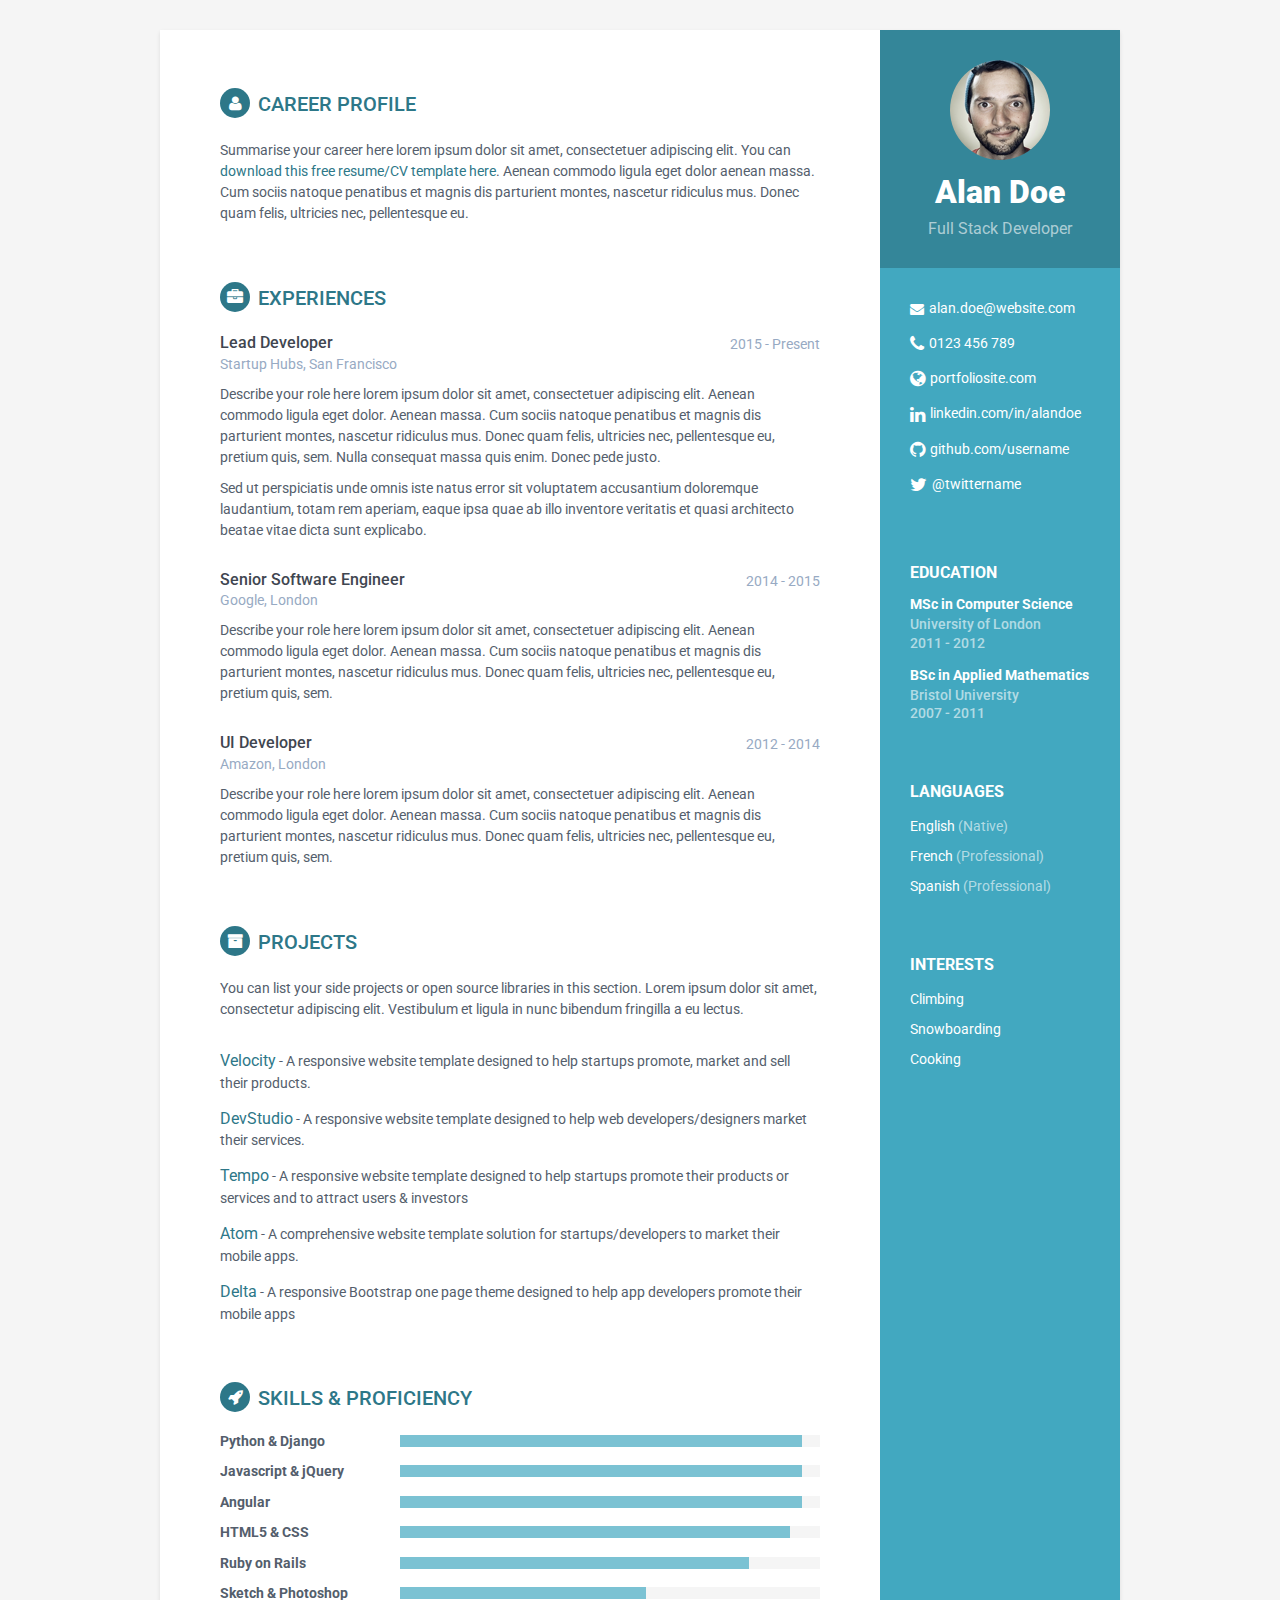
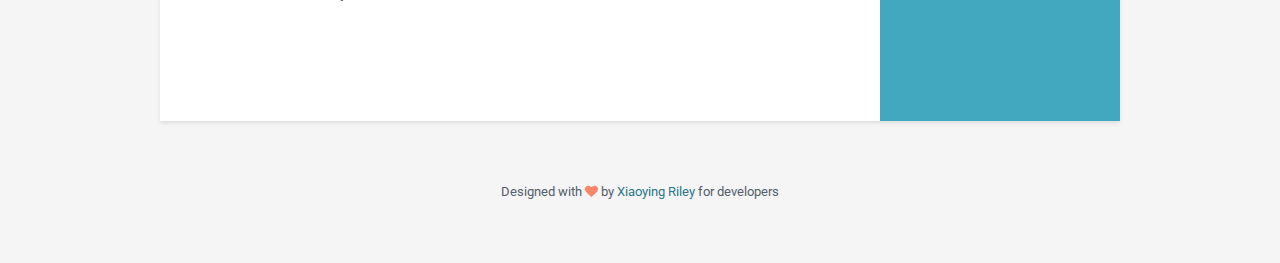
<file: Assign2/New folder/orbit-v1.0/index.html>
<!DOCTYPE html>
<!--[if IE 8]> <html lang="en" class="ie8"> <![endif]-->  
<!--[if IE 9]> <html lang="en" class="ie9"> <![endif]-->  
<!--[if !IE]><!--> <html lang="en"> <!--<![endif]-->  
<head>
    <title>Responsive Resume/CV Template for Developers</title>
    <!-- Meta -->
    <meta charset="utf-8">
    <meta http-equiv="X-UA-Compatible" content="IE=edge">
    <meta name="viewport" content="width=device-width, initial-scale=1.0">
    <meta name="description" content="Responsive HTML5 Resume/CV Template for Developers">
    <meta name="author" content="Xiaoying Riley at 3rd Wave Media">    
    <link rel="shortcut icon" href="favicon.ico">  
    <link href='https://fonts.googleapis.com/css?family=Roboto:400,500,400italic,300italic,300,500italic,700,700italic,900,900italic' rel='stylesheet' type='text/css'>
    <!-- Global CSS -->
    <link rel="stylesheet" href="assets/plugins/bootstrap/css/bootstrap.min.css">   
    <!-- Plugins CSS -->
    <link rel="stylesheet" href="assets/plugins/font-awesome/css/font-awesome.css">
    
    <!-- Theme CSS -->  
    <link id="theme-style" rel="stylesheet" href="assets/css/styles.css">
    <!-- HTML5 shim and Respond.js for IE8 support of HTML5 elements and media queries -->
    <!--[if lt IE 9]>
      <script src="https://oss.maxcdn.com/html5shiv/3.7.2/html5shiv.min.js"></script>
      <script src="https://oss.maxcdn.com/respond/1.4.2/respond.min.js"></script>
    <![endif]-->
</head> 

<body>
    <div class="wrapper">
        <div class="sidebar-wrapper">
            <div class="profile-container">
                <img class="profile" src="assets/images/profile.png" alt="" />
                <h1 class="name">Alan Doe</h1>
                <h3 class="tagline">Full Stack Developer</h3>
            </div><!--//profile-container-->
            
            <div class="contact-container container-block">
                <ul class="list-unstyled contact-list">
                    <li class="email"><i class="fa fa-envelope"></i><a href="mailto: yourname@email.com">alan.doe@website.com</a></li>
                    <li class="phone"><i class="fa fa-phone"></i><a href="tel:0123 456 789">0123 456 789</a></li>
                    <li class="website"><i class="fa fa-globe"></i><a href="http://themes.3rdwavemedia.com/website-templates/free-responsive-website-template-for-developers/" target="_blank">portfoliosite.com</a></li>
                    <li class="linkedin"><i class="fa fa-linkedin"></i><a href="#" target="_blank">linkedin.com/in/alandoe</a></li>
                    <li class="github"><i class="fa fa-github"></i><a href="#" target="_blank">github.com/username</a></li>
                    <li class="twitter"><i class="fa fa-twitter"></i><a href="https://twitter.com/3rdwave_themes" target="_blank">@twittername</a></li>
                </ul>
            </div><!--//contact-container-->
            <div class="education-container container-block">
                <h2 class="container-block-title">Education</h2>
                <div class="item">
                    <h4 class="degree">MSc in Computer Science</h4>
                    <h5 class="meta">University of London</h5>
                    <div class="time">2011 - 2012</div>
                </div><!--//item-->
                <div class="item">
                    <h4 class="degree">BSc in Applied Mathematics</h4>
                    <h5 class="meta">Bristol University</h5>
                    <div class="time">2007 - 2011</div>
                </div><!--//item-->
            </div><!--//education-container-->
            
            <div class="languages-container container-block">
                <h2 class="container-block-title">Languages</h2>
                <ul class="list-unstyled interests-list">
                    <li>English <span class="lang-desc">(Native)</span></li>
                    <li>French <span class="lang-desc">(Professional)</span></li>
                    <li>Spanish <span class="lang-desc">(Professional)</span></li>
                </ul>
            </div><!--//interests-->
            
            <div class="interests-container container-block">
                <h2 class="container-block-title">Interests</h2>
                <ul class="list-unstyled interests-list">
                    <li>Climbing</li>
                    <li>Snowboarding</li>
                    <li>Cooking</li>
                </ul>
            </div><!--//interests-->
            
        </div><!--//sidebar-wrapper-->
        
        <div class="main-wrapper">
            
            <section class="section summary-section">
                <h2 class="section-title"><i class="fa fa-user"></i>Career Profile</h2>
                <div class="summary">
                    <p>Summarise your career here lorem ipsum dolor sit amet, consectetuer adipiscing elit. You can <a href="http://themes.3rdwavemedia.com/website-templates/orbit-free-resume-cv-template-for-developers/" target="_blank">download this free resume/CV template here</a>. Aenean commodo ligula eget dolor aenean massa. Cum sociis natoque penatibus et magnis dis parturient montes, nascetur ridiculus mus. Donec quam felis, ultricies nec, pellentesque eu.</p>
                </div><!--//summary-->
            </section><!--//section-->
            
            <section class="section experiences-section">
                <h2 class="section-title"><i class="fa fa-briefcase"></i>Experiences</h2>
                
                <div class="item">
                    <div class="meta">
                        <div class="upper-row">
                            <h3 class="job-title">Lead Developer</h3>
                            <div class="time">2015 - Present</div>
                        </div><!--//upper-row-->
                        <div class="company">Startup Hubs, San Francisco</div>
                    </div><!--//meta-->
                    <div class="details">
                        <p>Describe your role here lorem ipsum dolor sit amet, consectetuer adipiscing elit. Aenean commodo ligula eget dolor. Aenean massa. Cum sociis natoque penatibus et magnis dis parturient montes, nascetur ridiculus mus. Donec quam felis, ultricies nec, pellentesque eu, pretium quis, sem. Nulla consequat massa quis enim. Donec pede justo.</p>  
                        <p>Sed ut perspiciatis unde omnis iste natus error sit voluptatem accusantium doloremque laudantium, totam rem aperiam, eaque ipsa quae ab illo inventore veritatis et quasi architecto beatae vitae dicta sunt explicabo. </p>
                    </div><!--//details-->
                </div><!--//item-->
                
                <div class="item">
                    <div class="meta">
                        <div class="upper-row">
                            <h3 class="job-title">Senior Software Engineer</h3>
                            <div class="time">2014 - 2015</div>
                        </div><!--//upper-row-->
                        <div class="company">Google, London</div>
                    </div><!--//meta-->
                    <div class="details">
                        <p>Describe your role here lorem ipsum dolor sit amet, consectetuer adipiscing elit. Aenean commodo ligula eget dolor. Aenean massa. Cum sociis natoque penatibus et magnis dis parturient montes, nascetur ridiculus mus. Donec quam felis, ultricies nec, pellentesque eu, pretium quis, sem.</p>  
                        
                    </div><!--//details-->
                </div><!--//item-->
                
                <div class="item">
                    <div class="meta">
                        <div class="upper-row">
                            <h3 class="job-title">UI Developer</h3>
                            <div class="time">2012 - 2014</div>
                        </div><!--//upper-row-->
                        <div class="company">Amazon, London</div>
                    </div><!--//meta-->
                    <div class="details">
                        <p>Describe your role here lorem ipsum dolor sit amet, consectetuer adipiscing elit. Aenean commodo ligula eget dolor. Aenean massa. Cum sociis natoque penatibus et magnis dis parturient montes, nascetur ridiculus mus. Donec quam felis, ultricies nec, pellentesque eu, pretium quis, sem.</p>  
                    </div><!--//details-->
                </div><!--//item-->
                
            </section><!--//section-->
            
            <section class="section projects-section">
                <h2 class="section-title"><i class="fa fa-archive"></i>Projects</h2>
                <div class="intro">
                    <p>You can list your side projects or open source libraries in this section. Lorem ipsum dolor sit amet, consectetur adipiscing elit. Vestibulum et ligula in nunc bibendum fringilla a eu lectus.</p>
                </div><!--//intro-->
                <div class="item">
                    <span class="project-title"><a href="#hook">Velocity</a></span> - <span class="project-tagline">A responsive website template designed to help startups promote, market and sell their products.</span>
                    
                </div><!--//item-->
                <div class="item">
                    <span class="project-title"><a href="http://themes.3rdwavemedia.com/website-templates/responsive-bootstrap-theme-web-development-agencies-devstudio/" target="_blank">DevStudio</a></span> - 
                    <span class="project-tagline">A responsive website template designed to help web developers/designers market their services. </span>
                </div><!--//item-->
                <div class="item">
                    <span class="project-title"><a href="http://themes.3rdwavemedia.com/website-templates/responsive-bootstrap-theme-for-startups-tempo/" target="_blank">Tempo</a></span> - <span class="project-tagline">A responsive website template designed to help startups promote their products or services and to attract users &amp; investors</span>
                </div><!--//item-->
                <div class="item">
                    <span class="project-title"><a href="hhttp://themes.3rdwavemedia.com/website-templates/responsive-bootstrap-theme-mobile-apps-atom/" target="_blank">Atom</a></span> - <span class="project-tagline">A comprehensive website template solution for startups/developers to market their mobile apps. </span>
                </div><!--//item-->
                <div class="item">
                    <span class="project-title"><a href="http://themes.3rdwavemedia.com/website-templates/responsive-bootstrap-theme-for-mobile-apps-delta/" target="_blank">Delta</a></span> - <span class="project-tagline">A responsive Bootstrap one page theme designed to help app developers promote their mobile apps</span>
                </div><!--//item-->
            </section><!--//section-->
            
            <section class="skills-section section">
                <h2 class="section-title"><i class="fa fa-rocket"></i>Skills &amp; Proficiency</h2>
                <div class="skillset">        
                    <div class="item">
                        <h3 class="level-title">Python &amp; Django</h3>
                        <div class="level-bar">
                            <div class="level-bar-inner" data-level="98%">
                            </div>                                      
                        </div><!--//level-bar-->                                 
                    </div><!--//item-->
                    
                    <div class="item">
                        <h3 class="level-title">Javascript &amp; jQuery</h3>
                        <div class="level-bar">
                            <div class="level-bar-inner" data-level="98%">
                            </div>                                      
                        </div><!--//level-bar-->                                 
                    </div><!--//item-->
                    
                    <div class="item">
                        <h3 class="level-title">Angular</h3>
                        <div class="level-bar">
                            <div class="level-bar-inner" data-level="98%">
                            </div>                                      
                        </div><!--//level-bar-->                                 
                    </div><!--//item-->
                    
                    <div class="item">
                        <h3 class="level-title">HTML5 &amp; CSS</h3>
                        <div class="level-bar">
                            <div class="level-bar-inner" data-level="95%">
                            </div>                                      
                        </div><!--//level-bar-->                                 
                    </div><!--//item-->
                    
                    <div class="item">
                        <h3 class="level-title">Ruby on Rails</h3>
                        <div class="level-bar">
                            <div class="level-bar-inner" data-level="85%">
                            </div>                                      
                        </div><!--//level-bar-->                                 
                    </div><!--//item-->
                    
                    <div class="item">
                        <h3 class="level-title">Sketch &amp; Photoshop</h3>
                        <div class="level-bar">
                            <div class="level-bar-inner" data-level="60%">
                            </div>                                      
                        </div><!--//level-bar-->                                 
                    </div><!--//item-->
                    
                </div>  
            </section><!--//skills-section-->
            
        </div><!--//main-body-->
    </div>
 
    <footer class="footer">
        <div class="text-center">
                <!--/* This template is released under the Creative Commons Attribution 3.0 License. Please keep the attribution link below when using for your own project. Thank you for your support. :) If you'd like to use the template without the attribution, you can check out other license options via our website: themes.3rdwavemedia.com */-->
                <small class="copyright">Designed with <i class="fa fa-heart"></i> by <a href="http://themes.3rdwavemedia.com" target="_blank">Xiaoying Riley</a> for developers</small>
        </div><!--//container-->
    </footer><!--//footer-->
 
    <!-- Javascript -->          
    <script type="text/javascript" src="assets/plugins/jquery-1.11.3.min.js"></script>
    <script type="text/javascript" src="assets/plugins/bootstrap/js/bootstrap.min.js"></script>    
    <!-- custom js -->
    <script type="text/javascript" src="assets/js/main.js"></script>            
</body>
</html>
</file>
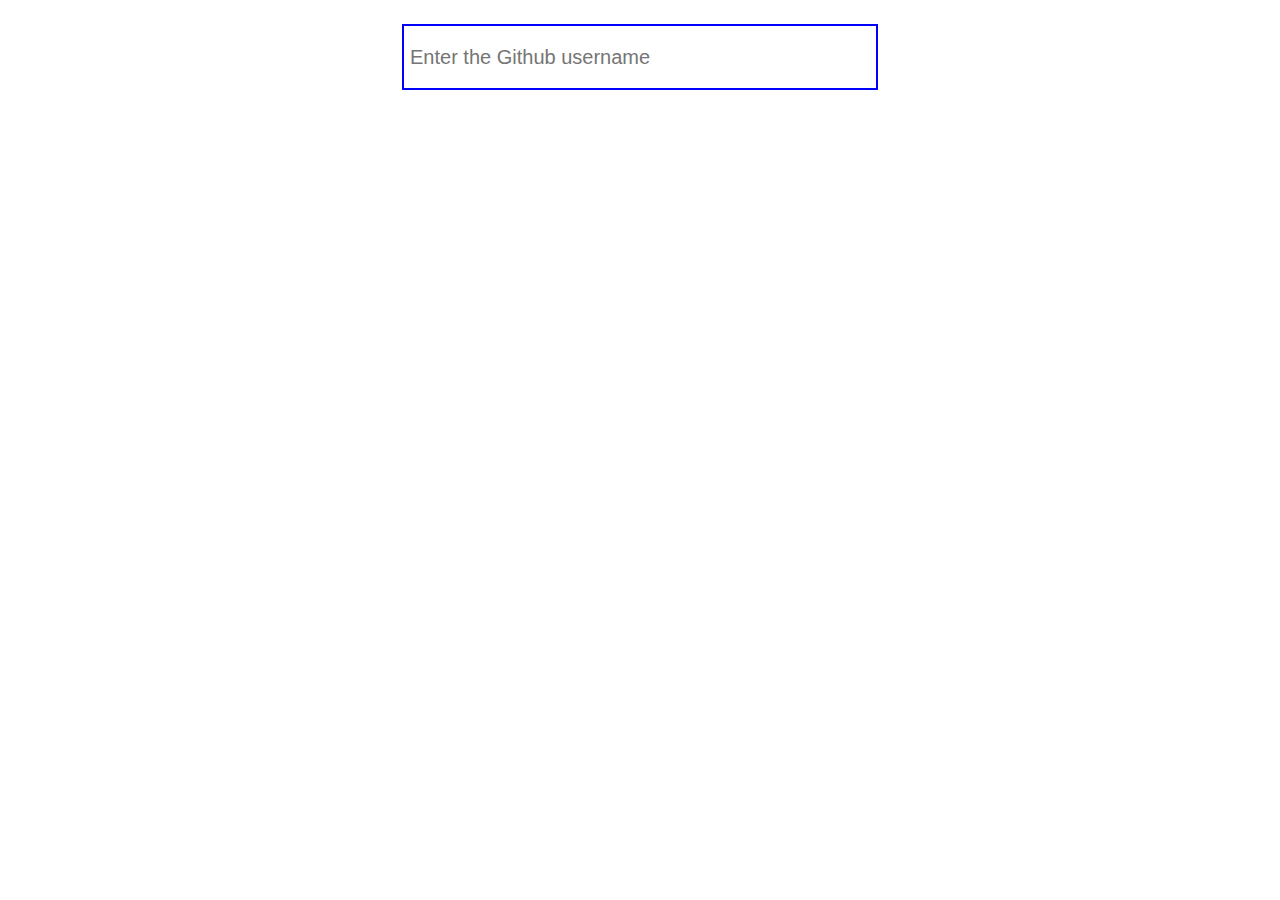
<file: Assign2/elm/main.html>
<!DOCTYPE HTML>
<html><head><meta charset="UTF-8"><title>Main</title><style>html,head,body { padding:0; margin:0; }
body { font-family: calibri, helvetica, arial, sans-serif; }</style><script type="text/javascript">
(function() {
'use strict';

function F2(fun)
{
  function wrapper(a) { return function(b) { return fun(a,b); }; }
  wrapper.arity = 2;
  wrapper.func = fun;
  return wrapper;
}

function F3(fun)
{
  function wrapper(a) {
    return function(b) { return function(c) { return fun(a, b, c); }; };
  }
  wrapper.arity = 3;
  wrapper.func = fun;
  return wrapper;
}

function F4(fun)
{
  function wrapper(a) { return function(b) { return function(c) {
    return function(d) { return fun(a, b, c, d); }; }; };
  }
  wrapper.arity = 4;
  wrapper.func = fun;
  return wrapper;
}

function F5(fun)
{
  function wrapper(a) { return function(b) { return function(c) {
    return function(d) { return function(e) { return fun(a, b, c, d, e); }; }; }; };
  }
  wrapper.arity = 5;
  wrapper.func = fun;
  return wrapper;
}

function F6(fun)
{
  function wrapper(a) { return function(b) { return function(c) {
    return function(d) { return function(e) { return function(f) {
    return fun(a, b, c, d, e, f); }; }; }; }; };
  }
  wrapper.arity = 6;
  wrapper.func = fun;
  return wrapper;
}

function F7(fun)
{
  function wrapper(a) { return function(b) { return function(c) {
    return function(d) { return function(e) { return function(f) {
    return function(g) { return fun(a, b, c, d, e, f, g); }; }; }; }; }; };
  }
  wrapper.arity = 7;
  wrapper.func = fun;
  return wrapper;
}

function F8(fun)
{
  function wrapper(a) { return function(b) { return function(c) {
    return function(d) { return function(e) { return function(f) {
    return function(g) { return function(h) {
    return fun(a, b, c, d, e, f, g, h); }; }; }; }; }; }; };
  }
  wrapper.arity = 8;
  wrapper.func = fun;
  return wrapper;
}

function F9(fun)
{
  function wrapper(a) { return function(b) { return function(c) {
    return function(d) { return function(e) { return function(f) {
    return function(g) { return function(h) { return function(i) {
    return fun(a, b, c, d, e, f, g, h, i); }; }; }; }; }; }; }; };
  }
  wrapper.arity = 9;
  wrapper.func = fun;
  return wrapper;
}

function A2(fun, a, b)
{
  return fun.arity === 2
    ? fun.func(a, b)
    : fun(a)(b);
}
function A3(fun, a, b, c)
{
  return fun.arity === 3
    ? fun.func(a, b, c)
    : fun(a)(b)(c);
}
function A4(fun, a, b, c, d)
{
  return fun.arity === 4
    ? fun.func(a, b, c, d)
    : fun(a)(b)(c)(d);
}
function A5(fun, a, b, c, d, e)
{
  return fun.arity === 5
    ? fun.func(a, b, c, d, e)
    : fun(a)(b)(c)(d)(e);
}
function A6(fun, a, b, c, d, e, f)
{
  return fun.arity === 6
    ? fun.func(a, b, c, d, e, f)
    : fun(a)(b)(c)(d)(e)(f);
}
function A7(fun, a, b, c, d, e, f, g)
{
  return fun.arity === 7
    ? fun.func(a, b, c, d, e, f, g)
    : fun(a)(b)(c)(d)(e)(f)(g);
}
function A8(fun, a, b, c, d, e, f, g, h)
{
  return fun.arity === 8
    ? fun.func(a, b, c, d, e, f, g, h)
    : fun(a)(b)(c)(d)(e)(f)(g)(h);
}
function A9(fun, a, b, c, d, e, f, g, h, i)
{
  return fun.arity === 9
    ? fun.func(a, b, c, d, e, f, g, h, i)
    : fun(a)(b)(c)(d)(e)(f)(g)(h)(i);
}
//import Native.Utils //

var _elm_lang$core$Native_Basics = function() {

function div(a, b)
{
	return (a / b) | 0;
}
function rem(a, b)
{
	return a % b;
}
function mod(a, b)
{
	if (b === 0)
	{
		throw new Error('Cannot perform mod 0. Division by zero error.');
	}
	var r = a % b;
	var m = a === 0 ? 0 : (b > 0 ? (a >= 0 ? r : r + b) : -mod(-a, -b));

	return m === b ? 0 : m;
}
function logBase(base, n)
{
	return Math.log(n) / Math.log(base);
}
function negate(n)
{
	return -n;
}
function abs(n)
{
	return n < 0 ? -n : n;
}

function min(a, b)
{
	return _elm_lang$core$Native_Utils.cmp(a, b) < 0 ? a : b;
}
function max(a, b)
{
	return _elm_lang$core$Native_Utils.cmp(a, b) > 0 ? a : b;
}
function clamp(lo, hi, n)
{
	return _elm_lang$core$Native_Utils.cmp(n, lo) < 0
		? lo
		: _elm_lang$core$Native_Utils.cmp(n, hi) > 0
			? hi
			: n;
}

var ord = ['LT', 'EQ', 'GT'];

function compare(x, y)
{
	return { ctor: ord[_elm_lang$core$Native_Utils.cmp(x, y) + 1] };
}

function xor(a, b)
{
	return a !== b;
}
function not(b)
{
	return !b;
}
function isInfinite(n)
{
	return n === Infinity || n === -Infinity;
}

function truncate(n)
{
	return n | 0;
}

function degrees(d)
{
	return d * Math.PI / 180;
}
function turns(t)
{
	return 2 * Math.PI * t;
}
function fromPolar(point)
{
	var r = point._0;
	var t = point._1;
	return _elm_lang$core$Native_Utils.Tuple2(r * Math.cos(t), r * Math.sin(t));
}
function toPolar(point)
{
	var x = point._0;
	var y = point._1;
	return _elm_lang$core$Native_Utils.Tuple2(Math.sqrt(x * x + y * y), Math.atan2(y, x));
}

return {
	div: F2(div),
	rem: F2(rem),
	mod: F2(mod),

	pi: Math.PI,
	e: Math.E,
	cos: Math.cos,
	sin: Math.sin,
	tan: Math.tan,
	acos: Math.acos,
	asin: Math.asin,
	atan: Math.atan,
	atan2: F2(Math.atan2),

	degrees: degrees,
	turns: turns,
	fromPolar: fromPolar,
	toPolar: toPolar,

	sqrt: Math.sqrt,
	logBase: F2(logBase),
	negate: negate,
	abs: abs,
	min: F2(min),
	max: F2(max),
	clamp: F3(clamp),
	compare: F2(compare),

	xor: F2(xor),
	not: not,

	truncate: truncate,
	ceiling: Math.ceil,
	floor: Math.floor,
	round: Math.round,
	toFloat: function(x) { return x; },
	isNaN: isNaN,
	isInfinite: isInfinite
};

}();//import //

var _elm_lang$core$Native_Utils = function() {

// COMPARISONS

function eq(x, y)
{
	var stack = [];
	var isEqual = eqHelp(x, y, 0, stack);
	var pair;
	while (isEqual && (pair = stack.pop()))
	{
		isEqual = eqHelp(pair.x, pair.y, 0, stack);
	}
	return isEqual;
}


function eqHelp(x, y, depth, stack)
{
	if (depth > 100)
	{
		stack.push({ x: x, y: y });
		return true;
	}

	if (x === y)
	{
		return true;
	}

	if (typeof x !== 'object')
	{
		if (typeof x === 'function')
		{
			throw new Error(
				'Trying to use `(==)` on functions. There is no way to know if functions are "the same" in the Elm sense.'
				+ ' Read more about this at http://package.elm-lang.org/packages/elm-lang/core/latest/Basics#=='
				+ ' which describes why it is this way and what the better version will look like.'
			);
		}
		return false;
	}

	if (x === null || y === null)
	{
		return false
	}

	if (x instanceof Date)
	{
		return x.getTime() === y.getTime();
	}

	if (!('ctor' in x))
	{
		for (var key in x)
		{
			if (!eqHelp(x[key], y[key], depth + 1, stack))
			{
				return false;
			}
		}
		return true;
	}

	// convert Dicts and Sets to lists
	if (x.ctor === 'RBNode_elm_builtin' || x.ctor === 'RBEmpty_elm_builtin')
	{
		x = _elm_lang$core$Dict$toList(x);
		y = _elm_lang$core$Dict$toList(y);
	}
	if (x.ctor === 'Set_elm_builtin')
	{
		x = _elm_lang$core$Set$toList(x);
		y = _elm_lang$core$Set$toList(y);
	}

	// check if lists are equal without recursion
	if (x.ctor === '::')
	{
		var a = x;
		var b = y;
		while (a.ctor === '::' && b.ctor === '::')
		{
			if (!eqHelp(a._0, b._0, depth + 1, stack))
			{
				return false;
			}
			a = a._1;
			b = b._1;
		}
		return a.ctor === b.ctor;
	}

	// check if Arrays are equal
	if (x.ctor === '_Array')
	{
		var xs = _elm_lang$core$Native_Array.toJSArray(x);
		var ys = _elm_lang$core$Native_Array.toJSArray(y);
		if (xs.length !== ys.length)
		{
			return false;
		}
		for (var i = 0; i < xs.length; i++)
		{
			if (!eqHelp(xs[i], ys[i], depth + 1, stack))
			{
				return false;
			}
		}
		return true;
	}

	if (!eqHelp(x.ctor, y.ctor, depth + 1, stack))
	{
		return false;
	}

	for (var key in x)
	{
		if (!eqHelp(x[key], y[key], depth + 1, stack))
		{
			return false;
		}
	}
	return true;
}

// Code in Generate/JavaScript.hs, Basics.js, and List.js depends on
// the particular integer values assigned to LT, EQ, and GT.

var LT = -1, EQ = 0, GT = 1;

function cmp(x, y)
{
	if (typeof x !== 'object')
	{
		return x === y ? EQ : x < y ? LT : GT;
	}

	if (x instanceof String)
	{
		var a = x.valueOf();
		var b = y.valueOf();
		return a === b ? EQ : a < b ? LT : GT;
	}

	if (x.ctor === '::' || x.ctor === '[]')
	{
		while (x.ctor === '::' && y.ctor === '::')
		{
			var ord = cmp(x._0, y._0);
			if (ord !== EQ)
			{
				return ord;
			}
			x = x._1;
			y = y._1;
		}
		return x.ctor === y.ctor ? EQ : x.ctor === '[]' ? LT : GT;
	}

	if (x.ctor.slice(0, 6) === '_Tuple')
	{
		var ord;
		var n = x.ctor.slice(6) - 0;
		var err = 'cannot compare tuples with more than 6 elements.';
		if (n === 0) return EQ;
		if (n >= 1) { ord = cmp(x._0, y._0); if (ord !== EQ) return ord;
		if (n >= 2) { ord = cmp(x._1, y._1); if (ord !== EQ) return ord;
		if (n >= 3) { ord = cmp(x._2, y._2); if (ord !== EQ) return ord;
		if (n >= 4) { ord = cmp(x._3, y._3); if (ord !== EQ) return ord;
		if (n >= 5) { ord = cmp(x._4, y._4); if (ord !== EQ) return ord;
		if (n >= 6) { ord = cmp(x._5, y._5); if (ord !== EQ) return ord;
		if (n >= 7) throw new Error('Comparison error: ' + err); } } } } } }
		return EQ;
	}

	throw new Error(
		'Comparison error: comparison is only defined on ints, '
		+ 'floats, times, chars, strings, lists of comparable values, '
		+ 'and tuples of comparable values.'
	);
}


// COMMON VALUES

var Tuple0 = {
	ctor: '_Tuple0'
};

function Tuple2(x, y)
{
	return {
		ctor: '_Tuple2',
		_0: x,
		_1: y
	};
}

function chr(c)
{
	return new String(c);
}


// GUID

var count = 0;
function guid(_)
{
	return count++;
}


// RECORDS

function update(oldRecord, updatedFields)
{
	var newRecord = {};

	for (var key in oldRecord)
	{
		newRecord[key] = oldRecord[key];
	}

	for (var key in updatedFields)
	{
		newRecord[key] = updatedFields[key];
	}

	return newRecord;
}


//// LIST STUFF ////

var Nil = { ctor: '[]' };

function Cons(hd, tl)
{
	return {
		ctor: '::',
		_0: hd,
		_1: tl
	};
}

function append(xs, ys)
{
	// append Strings
	if (typeof xs === 'string')
	{
		return xs + ys;
	}

	// append Lists
	if (xs.ctor === '[]')
	{
		return ys;
	}
	var root = Cons(xs._0, Nil);
	var curr = root;
	xs = xs._1;
	while (xs.ctor !== '[]')
	{
		curr._1 = Cons(xs._0, Nil);
		xs = xs._1;
		curr = curr._1;
	}
	curr._1 = ys;
	return root;
}


// CRASHES

function crash(moduleName, region)
{
	return function(message) {
		throw new Error(
			'Ran into a `Debug.crash` in module `' + moduleName + '` ' + regionToString(region) + '\n'
			+ 'The message provided by the code author is:\n\n    '
			+ message
		);
	};
}

function crashCase(moduleName, region, value)
{
	return function(message) {
		throw new Error(
			'Ran into a `Debug.crash` in module `' + moduleName + '`\n\n'
			+ 'This was caused by the `case` expression ' + regionToString(region) + '.\n'
			+ 'One of the branches ended with a crash and the following value got through:\n\n    ' + toString(value) + '\n\n'
			+ 'The message provided by the code author is:\n\n    '
			+ message
		);
	};
}

function regionToString(region)
{
	if (region.start.line == region.end.line)
	{
		return 'on line ' + region.start.line;
	}
	return 'between lines ' + region.start.line + ' and ' + region.end.line;
}


// TO STRING

function toString(v)
{
	var type = typeof v;
	if (type === 'function')
	{
		return '<function>';
	}

	if (type === 'boolean')
	{
		return v ? 'True' : 'False';
	}

	if (type === 'number')
	{
		return v + '';
	}

	if (v instanceof String)
	{
		return '\'' + addSlashes(v, true) + '\'';
	}

	if (type === 'string')
	{
		return '"' + addSlashes(v, false) + '"';
	}

	if (v === null)
	{
		return 'null';
	}

	if (type === 'object' && 'ctor' in v)
	{
		var ctorStarter = v.ctor.substring(0, 5);

		if (ctorStarter === '_Tupl')
		{
			var output = [];
			for (var k in v)
			{
				if (k === 'ctor') continue;
				output.push(toString(v[k]));
			}
			return '(' + output.join(',') + ')';
		}

		if (ctorStarter === '_Task')
		{
			return '<task>'
		}

		if (v.ctor === '_Array')
		{
			var list = _elm_lang$core$Array$toList(v);
			return 'Array.fromList ' + toString(list);
		}

		if (v.ctor === '<decoder>')
		{
			return '<decoder>';
		}

		if (v.ctor === '_Process')
		{
			return '<process:' + v.id + '>';
		}

		if (v.ctor === '::')
		{
			var output = '[' + toString(v._0);
			v = v._1;
			while (v.ctor === '::')
			{
				output += ',' + toString(v._0);
				v = v._1;
			}
			return output + ']';
		}

		if (v.ctor === '[]')
		{
			return '[]';
		}

		if (v.ctor === 'Set_elm_builtin')
		{
			return 'Set.fromList ' + toString(_elm_lang$core$Set$toList(v));
		}

		if (v.ctor === 'RBNode_elm_builtin' || v.ctor === 'RBEmpty_elm_builtin')
		{
			return 'Dict.fromList ' + toString(_elm_lang$core$Dict$toList(v));
		}

		var output = '';
		for (var i in v)
		{
			if (i === 'ctor') continue;
			var str = toString(v[i]);
			var c0 = str[0];
			var parenless = c0 === '{' || c0 === '(' || c0 === '<' || c0 === '"' || str.indexOf(' ') < 0;
			output += ' ' + (parenless ? str : '(' + str + ')');
		}
		return v.ctor + output;
	}

	if (type === 'object')
	{
		if (v instanceof Date)
		{
			return '<' + v.toString() + '>';
		}

		if (v.elm_web_socket)
		{
			return '<websocket>';
		}

		var output = [];
		for (var k in v)
		{
			output.push(k + ' = ' + toString(v[k]));
		}
		if (output.length === 0)
		{
			return '{}';
		}
		return '{ ' + output.join(', ') + ' }';
	}

	return '<internal structure>';
}

function addSlashes(str, isChar)
{
	var s = str.replace(/\\/g, '\\\\')
			  .replace(/\n/g, '\\n')
			  .replace(/\t/g, '\\t')
			  .replace(/\r/g, '\\r')
			  .replace(/\v/g, '\\v')
			  .replace(/\0/g, '\\0');
	if (isChar)
	{
		return s.replace(/\'/g, '\\\'');
	}
	else
	{
		return s.replace(/\"/g, '\\"');
	}
}


return {
	eq: eq,
	cmp: cmp,
	Tuple0: Tuple0,
	Tuple2: Tuple2,
	chr: chr,
	update: update,
	guid: guid,

	append: F2(append),

	crash: crash,
	crashCase: crashCase,

	toString: toString
};

}();var _elm_lang$core$Basics$never = function (_p0) {
	never:
	while (true) {
		var _p1 = _p0;
		var _v1 = _p1._0;
		_p0 = _v1;
		continue never;
	}
};
var _elm_lang$core$Basics$uncurry = F2(
	function (f, _p2) {
		var _p3 = _p2;
		return A2(f, _p3._0, _p3._1);
	});
var _elm_lang$core$Basics$curry = F3(
	function (f, a, b) {
		return f(
			{ctor: '_Tuple2', _0: a, _1: b});
	});
var _elm_lang$core$Basics$flip = F3(
	function (f, b, a) {
		return A2(f, a, b);
	});
var _elm_lang$core$Basics$always = F2(
	function (a, _p4) {
		return a;
	});
var _elm_lang$core$Basics$identity = function (x) {
	return x;
};
var _elm_lang$core$Basics_ops = _elm_lang$core$Basics_ops || {};
_elm_lang$core$Basics_ops['<|'] = F2(
	function (f, x) {
		return f(x);
	});
var _elm_lang$core$Basics_ops = _elm_lang$core$Basics_ops || {};
_elm_lang$core$Basics_ops['|>'] = F2(
	function (x, f) {
		return f(x);
	});
var _elm_lang$core$Basics_ops = _elm_lang$core$Basics_ops || {};
_elm_lang$core$Basics_ops['>>'] = F3(
	function (f, g, x) {
		return g(
			f(x));
	});
var _elm_lang$core$Basics_ops = _elm_lang$core$Basics_ops || {};
_elm_lang$core$Basics_ops['<<'] = F3(
	function (g, f, x) {
		return g(
			f(x));
	});
var _elm_lang$core$Basics_ops = _elm_lang$core$Basics_ops || {};
_elm_lang$core$Basics_ops['++'] = _elm_lang$core$Native_Utils.append;
var _elm_lang$core$Basics$toString = _elm_lang$core$Native_Utils.toString;
var _elm_lang$core$Basics$isInfinite = _elm_lang$core$Native_Basics.isInfinite;
var _elm_lang$core$Basics$isNaN = _elm_lang$core$Native_Basics.isNaN;
var _elm_lang$core$Basics$toFloat = _elm_lang$core$Native_Basics.toFloat;
var _elm_lang$core$Basics$ceiling = _elm_lang$core$Native_Basics.ceiling;
var _elm_lang$core$Basics$floor = _elm_lang$core$Native_Basics.floor;
var _elm_lang$core$Basics$truncate = _elm_lang$core$Native_Basics.truncate;
var _elm_lang$core$Basics$round = _elm_lang$core$Native_Basics.round;
var _elm_lang$core$Basics$not = _elm_lang$core$Native_Basics.not;
var _elm_lang$core$Basics$xor = _elm_lang$core$Native_Basics.xor;
var _elm_lang$core$Basics_ops = _elm_lang$core$Basics_ops || {};
_elm_lang$core$Basics_ops['||'] = _elm_lang$core$Native_Basics.or;
var _elm_lang$core$Basics_ops = _elm_lang$core$Basics_ops || {};
_elm_lang$core$Basics_ops['&&'] = _elm_lang$core$Native_Basics.and;
var _elm_lang$core$Basics$max = _elm_lang$core$Native_Basics.max;
var _elm_lang$core$Basics$min = _elm_lang$core$Native_Basics.min;
var _elm_lang$core$Basics$compare = _elm_lang$core$Native_Basics.compare;
var _elm_lang$core$Basics_ops = _elm_lang$core$Basics_ops || {};
_elm_lang$core$Basics_ops['>='] = _elm_lang$core$Native_Basics.ge;
var _elm_lang$core$Basics_ops = _elm_lang$core$Basics_ops || {};
_elm_lang$core$Basics_ops['<='] = _elm_lang$core$Native_Basics.le;
var _elm_lang$core$Basics_ops = _elm_lang$core$Basics_ops || {};
_elm_lang$core$Basics_ops['>'] = _elm_lang$core$Native_Basics.gt;
var _elm_lang$core$Basics_ops = _elm_lang$core$Basics_ops || {};
_elm_lang$core$Basics_ops['<'] = _elm_lang$core$Native_Basics.lt;
var _elm_lang$core$Basics_ops = _elm_lang$core$Basics_ops || {};
_elm_lang$core$Basics_ops['/='] = _elm_lang$core$Native_Basics.neq;
var _elm_lang$core$Basics_ops = _elm_lang$core$Basics_ops || {};
_elm_lang$core$Basics_ops['=='] = _elm_lang$core$Native_Basics.eq;
var _elm_lang$core$Basics$e = _elm_lang$core$Native_Basics.e;
var _elm_lang$core$Basics$pi = _elm_lang$core$Native_Basics.pi;
var _elm_lang$core$Basics$clamp = _elm_lang$core$Native_Basics.clamp;
var _elm_lang$core$Basics$logBase = _elm_lang$core$Native_Basics.logBase;
var _elm_lang$core$Basics$abs = _elm_lang$core$Native_Basics.abs;
var _elm_lang$core$Basics$negate = _elm_lang$core$Native_Basics.negate;
var _elm_lang$core$Basics$sqrt = _elm_lang$core$Native_Basics.sqrt;
var _elm_lang$core$Basics$atan2 = _elm_lang$core$Native_Basics.atan2;
var _elm_lang$core$Basics$atan = _elm_lang$core$Native_Basics.atan;
var _elm_lang$core$Basics$asin = _elm_lang$core$Native_Basics.asin;
var _elm_lang$core$Basics$acos = _elm_lang$core$Native_Basics.acos;
var _elm_lang$core$Basics$tan = _elm_lang$core$Native_Basics.tan;
var _elm_lang$core$Basics$sin = _elm_lang$core$Native_Basics.sin;
var _elm_lang$core$Basics$cos = _elm_lang$core$Native_Basics.cos;
var _elm_lang$core$Basics_ops = _elm_lang$core$Basics_ops || {};
_elm_lang$core$Basics_ops['^'] = _elm_lang$core$Native_Basics.exp;
var _elm_lang$core$Basics_ops = _elm_lang$core$Basics_ops || {};
_elm_lang$core$Basics_ops['%'] = _elm_lang$core$Native_Basics.mod;
var _elm_lang$core$Basics$rem = _elm_lang$core$Native_Basics.rem;
var _elm_lang$core$Basics_ops = _elm_lang$core$Basics_ops || {};
_elm_lang$core$Basics_ops['//'] = _elm_lang$core$Native_Basics.div;
var _elm_lang$core$Basics_ops = _elm_lang$core$Basics_ops || {};
_elm_lang$core$Basics_ops['/'] = _elm_lang$core$Native_Basics.floatDiv;
var _elm_lang$core$Basics_ops = _elm_lang$core$Basics_ops || {};
_elm_lang$core$Basics_ops['*'] = _elm_lang$core$Native_Basics.mul;
var _elm_lang$core$Basics_ops = _elm_lang$core$Basics_ops || {};
_elm_lang$core$Basics_ops['-'] = _elm_lang$core$Native_Basics.sub;
var _elm_lang$core$Basics_ops = _elm_lang$core$Basics_ops || {};
_elm_lang$core$Basics_ops['+'] = _elm_lang$core$Native_Basics.add;
var _elm_lang$core$Basics$toPolar = _elm_lang$core$Native_Basics.toPolar;
var _elm_lang$core$Basics$fromPolar = _elm_lang$core$Native_Basics.fromPolar;
var _elm_lang$core$Basics$turns = _elm_lang$core$Native_Basics.turns;
var _elm_lang$core$Basics$degrees = _elm_lang$core$Native_Basics.degrees;
var _elm_lang$core$Basics$radians = function (t) {
	return t;
};
var _elm_lang$core$Basics$GT = {ctor: 'GT'};
var _elm_lang$core$Basics$EQ = {ctor: 'EQ'};
var _elm_lang$core$Basics$LT = {ctor: 'LT'};
var _elm_lang$core$Basics$JustOneMore = function (a) {
	return {ctor: 'JustOneMore', _0: a};
};
//import Native.Utils //

var _elm_lang$core$Native_Scheduler = function() {

var MAX_STEPS = 10000;


// TASKS

function succeed(value)
{
	return {
		ctor: '_Task_succeed',
		value: value
	};
}

function fail(error)
{
	return {
		ctor: '_Task_fail',
		value: error
	};
}

function nativeBinding(callback)
{
	return {
		ctor: '_Task_nativeBinding',
		callback: callback,
		cancel: null
	};
}

function andThen(callback, task)
{
	return {
		ctor: '_Task_andThen',
		callback: callback,
		task: task
	};
}

function onError(callback, task)
{
	return {
		ctor: '_Task_onError',
		callback: callback,
		task: task
	};
}

function receive(callback)
{
	return {
		ctor: '_Task_receive',
		callback: callback
	};
}


// PROCESSES

function rawSpawn(task)
{
	var process = {
		ctor: '_Process',
		id: _elm_lang$core$Native_Utils.guid(),
		root: task,
		stack: null,
		mailbox: []
	};

	enqueue(process);

	return process;
}

function spawn(task)
{
	return nativeBinding(function(callback) {
		var process = rawSpawn(task);
		callback(succeed(process));
	});
}

function rawSend(process, msg)
{
	process.mailbox.push(msg);
	enqueue(process);
}

function send(process, msg)
{
	return nativeBinding(function(callback) {
		rawSend(process, msg);
		callback(succeed(_elm_lang$core$Native_Utils.Tuple0));
	});
}

function kill(process)
{
	return nativeBinding(function(callback) {
		var root = process.root;
		if (root.ctor === '_Task_nativeBinding' && root.cancel)
		{
			root.cancel();
		}

		process.root = null;

		callback(succeed(_elm_lang$core$Native_Utils.Tuple0));
	});
}

function sleep(time)
{
	return nativeBinding(function(callback) {
		var id = setTimeout(function() {
			callback(succeed(_elm_lang$core$Native_Utils.Tuple0));
		}, time);

		return function() { clearTimeout(id); };
	});
}


// STEP PROCESSES

function step(numSteps, process)
{
	while (numSteps < MAX_STEPS)
	{
		var ctor = process.root.ctor;

		if (ctor === '_Task_succeed')
		{
			while (process.stack && process.stack.ctor === '_Task_onError')
			{
				process.stack = process.stack.rest;
			}
			if (process.stack === null)
			{
				break;
			}
			process.root = process.stack.callback(process.root.value);
			process.stack = process.stack.rest;
			++numSteps;
			continue;
		}

		if (ctor === '_Task_fail')
		{
			while (process.stack && process.stack.ctor === '_Task_andThen')
			{
				process.stack = process.stack.rest;
			}
			if (process.stack === null)
			{
				break;
			}
			process.root = process.stack.callback(process.root.value);
			process.stack = process.stack.rest;
			++numSteps;
			continue;
		}

		if (ctor === '_Task_andThen')
		{
			process.stack = {
				ctor: '_Task_andThen',
				callback: process.root.callback,
				rest: process.stack
			};
			process.root = process.root.task;
			++numSteps;
			continue;
		}

		if (ctor === '_Task_onError')
		{
			process.stack = {
				ctor: '_Task_onError',
				callback: process.root.callback,
				rest: process.stack
			};
			process.root = process.root.task;
			++numSteps;
			continue;
		}

		if (ctor === '_Task_nativeBinding')
		{
			process.root.cancel = process.root.callback(function(newRoot) {
				process.root = newRoot;
				enqueue(process);
			});

			break;
		}

		if (ctor === '_Task_receive')
		{
			var mailbox = process.mailbox;
			if (mailbox.length === 0)
			{
				break;
			}

			process.root = process.root.callback(mailbox.shift());
			++numSteps;
			continue;
		}

		throw new Error(ctor);
	}

	if (numSteps < MAX_STEPS)
	{
		return numSteps + 1;
	}
	enqueue(process);

	return numSteps;
}


// WORK QUEUE

var working = false;
var workQueue = [];

function enqueue(process)
{
	workQueue.push(process);

	if (!working)
	{
		setTimeout(work, 0);
		working = true;
	}
}

function work()
{
	var numSteps = 0;
	var process;
	while (numSteps < MAX_STEPS && (process = workQueue.shift()))
	{
		if (process.root)
		{
			numSteps = step(numSteps, process);
		}
	}
	if (!process)
	{
		working = false;
		return;
	}
	setTimeout(work, 0);
}


return {
	succeed: succeed,
	fail: fail,
	nativeBinding: nativeBinding,
	andThen: F2(andThen),
	onError: F2(onError),
	receive: receive,

	spawn: spawn,
	kill: kill,
	sleep: sleep,
	send: F2(send),

	rawSpawn: rawSpawn,
	rawSend: rawSend
};

}();//import //

var _elm_lang$core$Native_Platform = function() {


// PROGRAMS

function program(impl)
{
	return function(flagDecoder)
	{
		return function(object, moduleName)
		{
			object['worker'] = function worker(flags)
			{
				if (typeof flags !== 'undefined')
				{
					throw new Error(
						'The `' + moduleName + '` module does not need flags.\n'
						+ 'Call ' + moduleName + '.worker() with no arguments and you should be all set!'
					);
				}

				return initialize(
					impl.init,
					impl.update,
					impl.subscriptions,
					renderer
				);
			};
		};
	};
}

function programWithFlags(impl)
{
	return function(flagDecoder)
	{
		return function(object, moduleName)
		{
			object['worker'] = function worker(flags)
			{
				if (typeof flagDecoder === 'undefined')
				{
					throw new Error(
						'Are you trying to sneak a Never value into Elm? Trickster!\n'
						+ 'It looks like ' + moduleName + '.main is defined with `programWithFlags` but has type `Program Never`.\n'
						+ 'Use `program` instead if you do not want flags.'
					);
				}

				var result = A2(_elm_lang$core$Native_Json.run, flagDecoder, flags);
				if (result.ctor === 'Err')
				{
					throw new Error(
						moduleName + '.worker(...) was called with an unexpected argument.\n'
						+ 'I tried to convert it to an Elm value, but ran into this problem:\n\n'
						+ result._0
					);
				}

				return initialize(
					impl.init(result._0),
					impl.update,
					impl.subscriptions,
					renderer
				);
			};
		};
	};
}

function renderer(enqueue, _)
{
	return function(_) {};
}


// HTML TO PROGRAM

function htmlToProgram(vnode)
{
	var emptyBag = batch(_elm_lang$core$Native_List.Nil);
	var noChange = _elm_lang$core$Native_Utils.Tuple2(
		_elm_lang$core$Native_Utils.Tuple0,
		emptyBag
	);

	return _elm_lang$virtual_dom$VirtualDom$program({
		init: noChange,
		view: function(model) { return main; },
		update: F2(function(msg, model) { return noChange; }),
		subscriptions: function (model) { return emptyBag; }
	});
}


// INITIALIZE A PROGRAM

function initialize(init, update, subscriptions, renderer)
{
	// ambient state
	var managers = {};
	var updateView;

	// init and update state in main process
	var initApp = _elm_lang$core$Native_Scheduler.nativeBinding(function(callback) {
		var model = init._0;
		updateView = renderer(enqueue, model);
		var cmds = init._1;
		var subs = subscriptions(model);
		dispatchEffects(managers, cmds, subs);
		callback(_elm_lang$core$Native_Scheduler.succeed(model));
	});

	function onMessage(msg, model)
	{
		return _elm_lang$core$Native_Scheduler.nativeBinding(function(callback) {
			var results = A2(update, msg, model);
			model = results._0;
			updateView(model);
			var cmds = results._1;
			var subs = subscriptions(model);
			dispatchEffects(managers, cmds, subs);
			callback(_elm_lang$core$Native_Scheduler.succeed(model));
		});
	}

	var mainProcess = spawnLoop(initApp, onMessage);

	function enqueue(msg)
	{
		_elm_lang$core$Native_Scheduler.rawSend(mainProcess, msg);
	}

	var ports = setupEffects(managers, enqueue);

	return ports ? { ports: ports } : {};
}


// EFFECT MANAGERS

var effectManagers = {};

function setupEffects(managers, callback)
{
	var ports;

	// setup all necessary effect managers
	for (var key in effectManagers)
	{
		var manager = effectManagers[key];

		if (manager.isForeign)
		{
			ports = ports || {};
			ports[key] = manager.tag === 'cmd'
				? setupOutgoingPort(key)
				: setupIncomingPort(key, callback);
		}

		managers[key] = makeManager(manager, callback);
	}

	return ports;
}

function makeManager(info, callback)
{
	var router = {
		main: callback,
		self: undefined
	};

	var tag = info.tag;
	var onEffects = info.onEffects;
	var onSelfMsg = info.onSelfMsg;

	function onMessage(msg, state)
	{
		if (msg.ctor === 'self')
		{
			return A3(onSelfMsg, router, msg._0, state);
		}

		var fx = msg._0;
		switch (tag)
		{
			case 'cmd':
				return A3(onEffects, router, fx.cmds, state);

			case 'sub':
				return A3(onEffects, router, fx.subs, state);

			case 'fx':
				return A4(onEffects, router, fx.cmds, fx.subs, state);
		}
	}

	var process = spawnLoop(info.init, onMessage);
	router.self = process;
	return process;
}

function sendToApp(router, msg)
{
	return _elm_lang$core$Native_Scheduler.nativeBinding(function(callback)
	{
		router.main(msg);
		callback(_elm_lang$core$Native_Scheduler.succeed(_elm_lang$core$Native_Utils.Tuple0));
	});
}

function sendToSelf(router, msg)
{
	return A2(_elm_lang$core$Native_Scheduler.send, router.self, {
		ctor: 'self',
		_0: msg
	});
}


// HELPER for STATEFUL LOOPS

function spawnLoop(init, onMessage)
{
	var andThen = _elm_lang$core$Native_Scheduler.andThen;

	function loop(state)
	{
		var handleMsg = _elm_lang$core$Native_Scheduler.receive(function(msg) {
			return onMessage(msg, state);
		});
		return A2(andThen, loop, handleMsg);
	}

	var task = A2(andThen, loop, init);

	return _elm_lang$core$Native_Scheduler.rawSpawn(task);
}


// BAGS

function leaf(home)
{
	return function(value)
	{
		return {
			type: 'leaf',
			home: home,
			value: value
		};
	};
}

function batch(list)
{
	return {
		type: 'node',
		branches: list
	};
}

function map(tagger, bag)
{
	return {
		type: 'map',
		tagger: tagger,
		tree: bag
	}
}


// PIPE BAGS INTO EFFECT MANAGERS

function dispatchEffects(managers, cmdBag, subBag)
{
	var effectsDict = {};
	gatherEffects(true, cmdBag, effectsDict, null);
	gatherEffects(false, subBag, effectsDict, null);

	for (var home in managers)
	{
		var fx = home in effectsDict
			? effectsDict[home]
			: {
				cmds: _elm_lang$core$Native_List.Nil,
				subs: _elm_lang$core$Native_List.Nil
			};

		_elm_lang$core$Native_Scheduler.rawSend(managers[home], { ctor: 'fx', _0: fx });
	}
}

function gatherEffects(isCmd, bag, effectsDict, taggers)
{
	switch (bag.type)
	{
		case 'leaf':
			var home = bag.home;
			var effect = toEffect(isCmd, home, taggers, bag.value);
			effectsDict[home] = insert(isCmd, effect, effectsDict[home]);
			return;

		case 'node':
			var list = bag.branches;
			while (list.ctor !== '[]')
			{
				gatherEffects(isCmd, list._0, effectsDict, taggers);
				list = list._1;
			}
			return;

		case 'map':
			gatherEffects(isCmd, bag.tree, effectsDict, {
				tagger: bag.tagger,
				rest: taggers
			});
			return;
	}
}

function toEffect(isCmd, home, taggers, value)
{
	function applyTaggers(x)
	{
		var temp = taggers;
		while (temp)
		{
			x = temp.tagger(x);
			temp = temp.rest;
		}
		return x;
	}

	var map = isCmd
		? effectManagers[home].cmdMap
		: effectManagers[home].subMap;

	return A2(map, applyTaggers, value)
}

function insert(isCmd, newEffect, effects)
{
	effects = effects || {
		cmds: _elm_lang$core$Native_List.Nil,
		subs: _elm_lang$core$Native_List.Nil
	};
	if (isCmd)
	{
		effects.cmds = _elm_lang$core$Native_List.Cons(newEffect, effects.cmds);
		return effects;
	}
	effects.subs = _elm_lang$core$Native_List.Cons(newEffect, effects.subs);
	return effects;
}


// PORTS

function checkPortName(name)
{
	if (name in effectManagers)
	{
		throw new Error('There can only be one port named `' + name + '`, but your program has multiple.');
	}
}


// OUTGOING PORTS

function outgoingPort(name, converter)
{
	checkPortName(name);
	effectManagers[name] = {
		tag: 'cmd',
		cmdMap: outgoingPortMap,
		converter: converter,
		isForeign: true
	};
	return leaf(name);
}

var outgoingPortMap = F2(function cmdMap(tagger, value) {
	return value;
});

function setupOutgoingPort(name)
{
	var subs = [];
	var converter = effectManagers[name].converter;

	// CREATE MANAGER

	var init = _elm_lang$core$Native_Scheduler.succeed(null);

	function onEffects(router, cmdList, state)
	{
		while (cmdList.ctor !== '[]')
		{
			// grab a separate reference to subs in case unsubscribe is called
			var currentSubs = subs;
			var value = converter(cmdList._0);
			for (var i = 0; i < currentSubs.length; i++)
			{
				currentSubs[i](value);
			}
			cmdList = cmdList._1;
		}
		return init;
	}

	effectManagers[name].init = init;
	effectManagers[name].onEffects = F3(onEffects);

	// PUBLIC API

	function subscribe(callback)
	{
		subs.push(callback);
	}

	function unsubscribe(callback)
	{
		// copy subs into a new array in case unsubscribe is called within a
		// subscribed callback
		subs = subs.slice();
		var index = subs.indexOf(callback);
		if (index >= 0)
		{
			subs.splice(index, 1);
		}
	}

	return {
		subscribe: subscribe,
		unsubscribe: unsubscribe
	};
}


// INCOMING PORTS

function incomingPort(name, converter)
{
	checkPortName(name);
	effectManagers[name] = {
		tag: 'sub',
		subMap: incomingPortMap,
		converter: converter,
		isForeign: true
	};
	return leaf(name);
}

var incomingPortMap = F2(function subMap(tagger, finalTagger)
{
	return function(value)
	{
		return tagger(finalTagger(value));
	};
});

function setupIncomingPort(name, callback)
{
	var sentBeforeInit = [];
	var subs = _elm_lang$core$Native_List.Nil;
	var converter = effectManagers[name].converter;
	var currentOnEffects = preInitOnEffects;
	var currentSend = preInitSend;

	// CREATE MANAGER

	var init = _elm_lang$core$Native_Scheduler.succeed(null);

	function preInitOnEffects(router, subList, state)
	{
		var postInitResult = postInitOnEffects(router, subList, state);

		for(var i = 0; i < sentBeforeInit.length; i++)
		{
			postInitSend(sentBeforeInit[i]);
		}

		sentBeforeInit = null; // to release objects held in queue
		currentSend = postInitSend;
		currentOnEffects = postInitOnEffects;
		return postInitResult;
	}

	function postInitOnEffects(router, subList, state)
	{
		subs = subList;
		return init;
	}

	function onEffects(router, subList, state)
	{
		return currentOnEffects(router, subList, state);
	}

	effectManagers[name].init = init;
	effectManagers[name].onEffects = F3(onEffects);

	// PUBLIC API

	function preInitSend(value)
	{
		sentBeforeInit.push(value);
	}

	function postInitSend(value)
	{
		var temp = subs;
		while (temp.ctor !== '[]')
		{
			callback(temp._0(value));
			temp = temp._1;
		}
	}

	function send(incomingValue)
	{
		var result = A2(_elm_lang$core$Json_Decode$decodeValue, converter, incomingValue);
		if (result.ctor === 'Err')
		{
			throw new Error('Trying to send an unexpected type of value through port `' + name + '`:\n' + result._0);
		}

		currentSend(result._0);
	}

	return { send: send };
}

return {
	// routers
	sendToApp: F2(sendToApp),
	sendToSelf: F2(sendToSelf),

	// global setup
	effectManagers: effectManagers,
	outgoingPort: outgoingPort,
	incomingPort: incomingPort,

	htmlToProgram: htmlToProgram,
	program: program,
	programWithFlags: programWithFlags,
	initialize: initialize,

	// effect bags
	leaf: leaf,
	batch: batch,
	map: F2(map)
};

}();
var _elm_lang$core$Platform_Cmd$batch = _elm_lang$core$Native_Platform.batch;
var _elm_lang$core$Platform_Cmd$none = _elm_lang$core$Platform_Cmd$batch(
	{ctor: '[]'});
var _elm_lang$core$Platform_Cmd_ops = _elm_lang$core$Platform_Cmd_ops || {};
_elm_lang$core$Platform_Cmd_ops['!'] = F2(
	function (model, commands) {
		return {
			ctor: '_Tuple2',
			_0: model,
			_1: _elm_lang$core$Platform_Cmd$batch(commands)
		};
	});
var _elm_lang$core$Platform_Cmd$map = _elm_lang$core$Native_Platform.map;
var _elm_lang$core$Platform_Cmd$Cmd = {ctor: 'Cmd'};
var _elm_lang$core$Platform_Sub$batch = _elm_lang$core$Native_Platform.batch;
var _elm_lang$core$Platform_Sub$none = _elm_lang$core$Platform_Sub$batch(
	{ctor: '[]'});
var _elm_lang$core$Platform_Sub$map = _elm_lang$core$Native_Platform.map;
var _elm_lang$core$Platform_Sub$Sub = {ctor: 'Sub'};
var _elm_lang$core$Platform$hack = _elm_lang$core$Native_Scheduler.succeed;
var _elm_lang$core$Platform$sendToSelf = _elm_lang$core$Native_Platform.sendToSelf;
var _elm_lang$core$Platform$sendToApp = _elm_lang$core$Native_Platform.sendToApp;
var _elm_lang$core$Platform$programWithFlags = _elm_lang$core$Native_Platform.programWithFlags;
var _elm_lang$core$Platform$program = _elm_lang$core$Native_Platform.program;
var _elm_lang$core$Platform$Program = {ctor: 'Program'};
var _elm_lang$core$Platform$Task = {ctor: 'Task'};
var _elm_lang$core$Platform$ProcessId = {ctor: 'ProcessId'};
var _elm_lang$core$Platform$Router = {ctor: 'Router'};
var _elm_lang$core$Maybe$withDefault = F2(
	function ($default, maybe) {
		var _p0 = maybe;
		if (_p0.ctor === 'Just') {
			return _p0._0;
		} else {
			return $default;
		}
	});
var _elm_lang$core$Maybe$Nothing = {ctor: 'Nothing'};
var _elm_lang$core$Maybe$andThen = F2(
	function (callback, maybeValue) {
		var _p1 = maybeValue;
		if (_p1.ctor === 'Just') {
			return callback(_p1._0);
		} else {
			return _elm_lang$core$Maybe$Nothing;
		}
	});
var _elm_lang$core$Maybe$Just = function (a) {
	return {ctor: 'Just', _0: a};
};
var _elm_lang$core$Maybe$map = F2(
	function (f, maybe) {
		var _p2 = maybe;
		if (_p2.ctor === 'Just') {
			return _elm_lang$core$Maybe$Just(
				f(_p2._0));
		} else {
			return _elm_lang$core$Maybe$Nothing;
		}
	});
var _elm_lang$core$Maybe$map2 = F3(
	function (func, ma, mb) {
		var _p3 = {ctor: '_Tuple2', _0: ma, _1: mb};
		if (((_p3.ctor === '_Tuple2') && (_p3._0.ctor === 'Just')) && (_p3._1.ctor === 'Just')) {
			return _elm_lang$core$Maybe$Just(
				A2(func, _p3._0._0, _p3._1._0));
		} else {
			return _elm_lang$core$Maybe$Nothing;
		}
	});
var _elm_lang$core$Maybe$map3 = F4(
	function (func, ma, mb, mc) {
		var _p4 = {ctor: '_Tuple3', _0: ma, _1: mb, _2: mc};
		if ((((_p4.ctor === '_Tuple3') && (_p4._0.ctor === 'Just')) && (_p4._1.ctor === 'Just')) && (_p4._2.ctor === 'Just')) {
			return _elm_lang$core$Maybe$Just(
				A3(func, _p4._0._0, _p4._1._0, _p4._2._0));
		} else {
			return _elm_lang$core$Maybe$Nothing;
		}
	});
var _elm_lang$core$Maybe$map4 = F5(
	function (func, ma, mb, mc, md) {
		var _p5 = {ctor: '_Tuple4', _0: ma, _1: mb, _2: mc, _3: md};
		if (((((_p5.ctor === '_Tuple4') && (_p5._0.ctor === 'Just')) && (_p5._1.ctor === 'Just')) && (_p5._2.ctor === 'Just')) && (_p5._3.ctor === 'Just')) {
			return _elm_lang$core$Maybe$Just(
				A4(func, _p5._0._0, _p5._1._0, _p5._2._0, _p5._3._0));
		} else {
			return _elm_lang$core$Maybe$Nothing;
		}
	});
var _elm_lang$core$Maybe$map5 = F6(
	function (func, ma, mb, mc, md, me) {
		var _p6 = {ctor: '_Tuple5', _0: ma, _1: mb, _2: mc, _3: md, _4: me};
		if ((((((_p6.ctor === '_Tuple5') && (_p6._0.ctor === 'Just')) && (_p6._1.ctor === 'Just')) && (_p6._2.ctor === 'Just')) && (_p6._3.ctor === 'Just')) && (_p6._4.ctor === 'Just')) {
			return _elm_lang$core$Maybe$Just(
				A5(func, _p6._0._0, _p6._1._0, _p6._2._0, _p6._3._0, _p6._4._0));
		} else {
			return _elm_lang$core$Maybe$Nothing;
		}
	});
//import Native.Utils //

var _elm_lang$core$Native_List = function() {

var Nil = { ctor: '[]' };

function Cons(hd, tl)
{
	return { ctor: '::', _0: hd, _1: tl };
}

function fromArray(arr)
{
	var out = Nil;
	for (var i = arr.length; i--; )
	{
		out = Cons(arr[i], out);
	}
	return out;
}

function toArray(xs)
{
	var out = [];
	while (xs.ctor !== '[]')
	{
		out.push(xs._0);
		xs = xs._1;
	}
	return out;
}

function foldr(f, b, xs)
{
	var arr = toArray(xs);
	var acc = b;
	for (var i = arr.length; i--; )
	{
		acc = A2(f, arr[i], acc);
	}
	return acc;
}

function map2(f, xs, ys)
{
	var arr = [];
	while (xs.ctor !== '[]' && ys.ctor !== '[]')
	{
		arr.push(A2(f, xs._0, ys._0));
		xs = xs._1;
		ys = ys._1;
	}
	return fromArray(arr);
}

function map3(f, xs, ys, zs)
{
	var arr = [];
	while (xs.ctor !== '[]' && ys.ctor !== '[]' && zs.ctor !== '[]')
	{
		arr.push(A3(f, xs._0, ys._0, zs._0));
		xs = xs._1;
		ys = ys._1;
		zs = zs._1;
	}
	return fromArray(arr);
}

function map4(f, ws, xs, ys, zs)
{
	var arr = [];
	while (   ws.ctor !== '[]'
		   && xs.ctor !== '[]'
		   && ys.ctor !== '[]'
		   && zs.ctor !== '[]')
	{
		arr.push(A4(f, ws._0, xs._0, ys._0, zs._0));
		ws = ws._1;
		xs = xs._1;
		ys = ys._1;
		zs = zs._1;
	}
	return fromArray(arr);
}

function map5(f, vs, ws, xs, ys, zs)
{
	var arr = [];
	while (   vs.ctor !== '[]'
		   && ws.ctor !== '[]'
		   && xs.ctor !== '[]'
		   && ys.ctor !== '[]'
		   && zs.ctor !== '[]')
	{
		arr.push(A5(f, vs._0, ws._0, xs._0, ys._0, zs._0));
		vs = vs._1;
		ws = ws._1;
		xs = xs._1;
		ys = ys._1;
		zs = zs._1;
	}
	return fromArray(arr);
}

function sortBy(f, xs)
{
	return fromArray(toArray(xs).sort(function(a, b) {
		return _elm_lang$core$Native_Utils.cmp(f(a), f(b));
	}));
}

function sortWith(f, xs)
{
	return fromArray(toArray(xs).sort(function(a, b) {
		var ord = f(a)(b).ctor;
		return ord === 'EQ' ? 0 : ord === 'LT' ? -1 : 1;
	}));
}

return {
	Nil: Nil,
	Cons: Cons,
	cons: F2(Cons),
	toArray: toArray,
	fromArray: fromArray,

	foldr: F3(foldr),

	map2: F3(map2),
	map3: F4(map3),
	map4: F5(map4),
	map5: F6(map5),
	sortBy: F2(sortBy),
	sortWith: F2(sortWith)
};

}();var _elm_lang$core$List$sortWith = _elm_lang$core$Native_List.sortWith;
var _elm_lang$core$List$sortBy = _elm_lang$core$Native_List.sortBy;
var _elm_lang$core$List$sort = function (xs) {
	return A2(_elm_lang$core$List$sortBy, _elm_lang$core$Basics$identity, xs);
};
var _elm_lang$core$List$singleton = function (value) {
	return {
		ctor: '::',
		_0: value,
		_1: {ctor: '[]'}
	};
};
var _elm_lang$core$List$drop = F2(
	function (n, list) {
		drop:
		while (true) {
			if (_elm_lang$core$Native_Utils.cmp(n, 0) < 1) {
				return list;
			} else {
				var _p0 = list;
				if (_p0.ctor === '[]') {
					return list;
				} else {
					var _v1 = n - 1,
						_v2 = _p0._1;
					n = _v1;
					list = _v2;
					continue drop;
				}
			}
		}
	});
var _elm_lang$core$List$map5 = _elm_lang$core$Native_List.map5;
var _elm_lang$core$List$map4 = _elm_lang$core$Native_List.map4;
var _elm_lang$core$List$map3 = _elm_lang$core$Native_List.map3;
var _elm_lang$core$List$map2 = _elm_lang$core$Native_List.map2;
var _elm_lang$core$List$any = F2(
	function (isOkay, list) {
		any:
		while (true) {
			var _p1 = list;
			if (_p1.ctor === '[]') {
				return false;
			} else {
				if (isOkay(_p1._0)) {
					return true;
				} else {
					var _v4 = isOkay,
						_v5 = _p1._1;
					isOkay = _v4;
					list = _v5;
					continue any;
				}
			}
		}
	});
var _elm_lang$core$List$all = F2(
	function (isOkay, list) {
		return !A2(
			_elm_lang$core$List$any,
			function (_p2) {
				return !isOkay(_p2);
			},
			list);
	});
var _elm_lang$core$List$foldr = _elm_lang$core$Native_List.foldr;
var _elm_lang$core$List$foldl = F3(
	function (func, acc, list) {
		foldl:
		while (true) {
			var _p3 = list;
			if (_p3.ctor === '[]') {
				return acc;
			} else {
				var _v7 = func,
					_v8 = A2(func, _p3._0, acc),
					_v9 = _p3._1;
				func = _v7;
				acc = _v8;
				list = _v9;
				continue foldl;
			}
		}
	});
var _elm_lang$core$List$length = function (xs) {
	return A3(
		_elm_lang$core$List$foldl,
		F2(
			function (_p4, i) {
				return i + 1;
			}),
		0,
		xs);
};
var _elm_lang$core$List$sum = function (numbers) {
	return A3(
		_elm_lang$core$List$foldl,
		F2(
			function (x, y) {
				return x + y;
			}),
		0,
		numbers);
};
var _elm_lang$core$List$product = function (numbers) {
	return A3(
		_elm_lang$core$List$foldl,
		F2(
			function (x, y) {
				return x * y;
			}),
		1,
		numbers);
};
var _elm_lang$core$List$maximum = function (list) {
	var _p5 = list;
	if (_p5.ctor === '::') {
		return _elm_lang$core$Maybe$Just(
			A3(_elm_lang$core$List$foldl, _elm_lang$core$Basics$max, _p5._0, _p5._1));
	} else {
		return _elm_lang$core$Maybe$Nothing;
	}
};
var _elm_lang$core$List$minimum = function (list) {
	var _p6 = list;
	if (_p6.ctor === '::') {
		return _elm_lang$core$Maybe$Just(
			A3(_elm_lang$core$List$foldl, _elm_lang$core$Basics$min, _p6._0, _p6._1));
	} else {
		return _elm_lang$core$Maybe$Nothing;
	}
};
var _elm_lang$core$List$member = F2(
	function (x, xs) {
		return A2(
			_elm_lang$core$List$any,
			function (a) {
				return _elm_lang$core$Native_Utils.eq(a, x);
			},
			xs);
	});
var _elm_lang$core$List$isEmpty = function (xs) {
	var _p7 = xs;
	if (_p7.ctor === '[]') {
		return true;
	} else {
		return false;
	}
};
var _elm_lang$core$List$tail = function (list) {
	var _p8 = list;
	if (_p8.ctor === '::') {
		return _elm_lang$core$Maybe$Just(_p8._1);
	} else {
		return _elm_lang$core$Maybe$Nothing;
	}
};
var _elm_lang$core$List$head = function (list) {
	var _p9 = list;
	if (_p9.ctor === '::') {
		return _elm_lang$core$Maybe$Just(_p9._0);
	} else {
		return _elm_lang$core$Maybe$Nothing;
	}
};
var _elm_lang$core$List_ops = _elm_lang$core$List_ops || {};
_elm_lang$core$List_ops['::'] = _elm_lang$core$Native_List.cons;
var _elm_lang$core$List$map = F2(
	function (f, xs) {
		return A3(
			_elm_lang$core$List$foldr,
			F2(
				function (x, acc) {
					return {
						ctor: '::',
						_0: f(x),
						_1: acc
					};
				}),
			{ctor: '[]'},
			xs);
	});
var _elm_lang$core$List$filter = F2(
	function (pred, xs) {
		var conditionalCons = F2(
			function (front, back) {
				return pred(front) ? {ctor: '::', _0: front, _1: back} : back;
			});
		return A3(
			_elm_lang$core$List$foldr,
			conditionalCons,
			{ctor: '[]'},
			xs);
	});
var _elm_lang$core$List$maybeCons = F3(
	function (f, mx, xs) {
		var _p10 = f(mx);
		if (_p10.ctor === 'Just') {
			return {ctor: '::', _0: _p10._0, _1: xs};
		} else {
			return xs;
		}
	});
var _elm_lang$core$List$filterMap = F2(
	function (f, xs) {
		return A3(
			_elm_lang$core$List$foldr,
			_elm_lang$core$List$maybeCons(f),
			{ctor: '[]'},
			xs);
	});
var _elm_lang$core$List$reverse = function (list) {
	return A3(
		_elm_lang$core$List$foldl,
		F2(
			function (x, y) {
				return {ctor: '::', _0: x, _1: y};
			}),
		{ctor: '[]'},
		list);
};
var _elm_lang$core$List$scanl = F3(
	function (f, b, xs) {
		var scan1 = F2(
			function (x, accAcc) {
				var _p11 = accAcc;
				if (_p11.ctor === '::') {
					return {
						ctor: '::',
						_0: A2(f, x, _p11._0),
						_1: accAcc
					};
				} else {
					return {ctor: '[]'};
				}
			});
		return _elm_lang$core$List$reverse(
			A3(
				_elm_lang$core$List$foldl,
				scan1,
				{
					ctor: '::',
					_0: b,
					_1: {ctor: '[]'}
				},
				xs));
	});
var _elm_lang$core$List$append = F2(
	function (xs, ys) {
		var _p12 = ys;
		if (_p12.ctor === '[]') {
			return xs;
		} else {
			return A3(
				_elm_lang$core$List$foldr,
				F2(
					function (x, y) {
						return {ctor: '::', _0: x, _1: y};
					}),
				ys,
				xs);
		}
	});
var _elm_lang$core$List$concat = function (lists) {
	return A3(
		_elm_lang$core$List$foldr,
		_elm_lang$core$List$append,
		{ctor: '[]'},
		lists);
};
var _elm_lang$core$List$concatMap = F2(
	function (f, list) {
		return _elm_lang$core$List$concat(
			A2(_elm_lang$core$List$map, f, list));
	});
var _elm_lang$core$List$partition = F2(
	function (pred, list) {
		var step = F2(
			function (x, _p13) {
				var _p14 = _p13;
				var _p16 = _p14._0;
				var _p15 = _p14._1;
				return pred(x) ? {
					ctor: '_Tuple2',
					_0: {ctor: '::', _0: x, _1: _p16},
					_1: _p15
				} : {
					ctor: '_Tuple2',
					_0: _p16,
					_1: {ctor: '::', _0: x, _1: _p15}
				};
			});
		return A3(
			_elm_lang$core$List$foldr,
			step,
			{
				ctor: '_Tuple2',
				_0: {ctor: '[]'},
				_1: {ctor: '[]'}
			},
			list);
	});
var _elm_lang$core$List$unzip = function (pairs) {
	var step = F2(
		function (_p18, _p17) {
			var _p19 = _p18;
			var _p20 = _p17;
			return {
				ctor: '_Tuple2',
				_0: {ctor: '::', _0: _p19._0, _1: _p20._0},
				_1: {ctor: '::', _0: _p19._1, _1: _p20._1}
			};
		});
	return A3(
		_elm_lang$core$List$foldr,
		step,
		{
			ctor: '_Tuple2',
			_0: {ctor: '[]'},
			_1: {ctor: '[]'}
		},
		pairs);
};
var _elm_lang$core$List$intersperse = F2(
	function (sep, xs) {
		var _p21 = xs;
		if (_p21.ctor === '[]') {
			return {ctor: '[]'};
		} else {
			var step = F2(
				function (x, rest) {
					return {
						ctor: '::',
						_0: sep,
						_1: {ctor: '::', _0: x, _1: rest}
					};
				});
			var spersed = A3(
				_elm_lang$core$List$foldr,
				step,
				{ctor: '[]'},
				_p21._1);
			return {ctor: '::', _0: _p21._0, _1: spersed};
		}
	});
var _elm_lang$core$List$takeReverse = F3(
	function (n, list, taken) {
		takeReverse:
		while (true) {
			if (_elm_lang$core$Native_Utils.cmp(n, 0) < 1) {
				return taken;
			} else {
				var _p22 = list;
				if (_p22.ctor === '[]') {
					return taken;
				} else {
					var _v23 = n - 1,
						_v24 = _p22._1,
						_v25 = {ctor: '::', _0: _p22._0, _1: taken};
					n = _v23;
					list = _v24;
					taken = _v25;
					continue takeReverse;
				}
			}
		}
	});
var _elm_lang$core$List$takeTailRec = F2(
	function (n, list) {
		return _elm_lang$core$List$reverse(
			A3(
				_elm_lang$core$List$takeReverse,
				n,
				list,
				{ctor: '[]'}));
	});
var _elm_lang$core$List$takeFast = F3(
	function (ctr, n, list) {
		if (_elm_lang$core$Native_Utils.cmp(n, 0) < 1) {
			return {ctor: '[]'};
		} else {
			var _p23 = {ctor: '_Tuple2', _0: n, _1: list};
			_v26_5:
			do {
				_v26_1:
				do {
					if (_p23.ctor === '_Tuple2') {
						if (_p23._1.ctor === '[]') {
							return list;
						} else {
							if (_p23._1._1.ctor === '::') {
								switch (_p23._0) {
									case 1:
										break _v26_1;
									case 2:
										return {
											ctor: '::',
											_0: _p23._1._0,
											_1: {
												ctor: '::',
												_0: _p23._1._1._0,
												_1: {ctor: '[]'}
											}
										};
									case 3:
										if (_p23._1._1._1.ctor === '::') {
											return {
												ctor: '::',
												_0: _p23._1._0,
												_1: {
													ctor: '::',
													_0: _p23._1._1._0,
													_1: {
														ctor: '::',
														_0: _p23._1._1._1._0,
														_1: {ctor: '[]'}
													}
												}
											};
										} else {
											break _v26_5;
										}
									default:
										if ((_p23._1._1._1.ctor === '::') && (_p23._1._1._1._1.ctor === '::')) {
											var _p28 = _p23._1._1._1._0;
											var _p27 = _p23._1._1._0;
											var _p26 = _p23._1._0;
											var _p25 = _p23._1._1._1._1._0;
											var _p24 = _p23._1._1._1._1._1;
											return (_elm_lang$core$Native_Utils.cmp(ctr, 1000) > 0) ? {
												ctor: '::',
												_0: _p26,
												_1: {
													ctor: '::',
													_0: _p27,
													_1: {
														ctor: '::',
														_0: _p28,
														_1: {
															ctor: '::',
															_0: _p25,
															_1: A2(_elm_lang$core$List$takeTailRec, n - 4, _p24)
														}
													}
												}
											} : {
												ctor: '::',
												_0: _p26,
												_1: {
													ctor: '::',
													_0: _p27,
													_1: {
														ctor: '::',
														_0: _p28,
														_1: {
															ctor: '::',
															_0: _p25,
															_1: A3(_elm_lang$core$List$takeFast, ctr + 1, n - 4, _p24)
														}
													}
												}
											};
										} else {
											break _v26_5;
										}
								}
							} else {
								if (_p23._0 === 1) {
									break _v26_1;
								} else {
									break _v26_5;
								}
							}
						}
					} else {
						break _v26_5;
					}
				} while(false);
				return {
					ctor: '::',
					_0: _p23._1._0,
					_1: {ctor: '[]'}
				};
			} while(false);
			return list;
		}
	});
var _elm_lang$core$List$take = F2(
	function (n, list) {
		return A3(_elm_lang$core$List$takeFast, 0, n, list);
	});
var _elm_lang$core$List$repeatHelp = F3(
	function (result, n, value) {
		repeatHelp:
		while (true) {
			if (_elm_lang$core$Native_Utils.cmp(n, 0) < 1) {
				return result;
			} else {
				var _v27 = {ctor: '::', _0: value, _1: result},
					_v28 = n - 1,
					_v29 = value;
				result = _v27;
				n = _v28;
				value = _v29;
				continue repeatHelp;
			}
		}
	});
var _elm_lang$core$List$repeat = F2(
	function (n, value) {
		return A3(
			_elm_lang$core$List$repeatHelp,
			{ctor: '[]'},
			n,
			value);
	});
var _elm_lang$core$List$rangeHelp = F3(
	function (lo, hi, list) {
		rangeHelp:
		while (true) {
			if (_elm_lang$core$Native_Utils.cmp(lo, hi) < 1) {
				var _v30 = lo,
					_v31 = hi - 1,
					_v32 = {ctor: '::', _0: hi, _1: list};
				lo = _v30;
				hi = _v31;
				list = _v32;
				continue rangeHelp;
			} else {
				return list;
			}
		}
	});
var _elm_lang$core$List$range = F2(
	function (lo, hi) {
		return A3(
			_elm_lang$core$List$rangeHelp,
			lo,
			hi,
			{ctor: '[]'});
	});
var _elm_lang$core$List$indexedMap = F2(
	function (f, xs) {
		return A3(
			_elm_lang$core$List$map2,
			f,
			A2(
				_elm_lang$core$List$range,
				0,
				_elm_lang$core$List$length(xs) - 1),
			xs);
	});
var _elm_lang$core$Result$toMaybe = function (result) {
	var _p0 = result;
	if (_p0.ctor === 'Ok') {
		return _elm_lang$core$Maybe$Just(_p0._0);
	} else {
		return _elm_lang$core$Maybe$Nothing;
	}
};
var _elm_lang$core$Result$withDefault = F2(
	function (def, result) {
		var _p1 = result;
		if (_p1.ctor === 'Ok') {
			return _p1._0;
		} else {
			return def;
		}
	});
var _elm_lang$core$Result$Err = function (a) {
	return {ctor: 'Err', _0: a};
};
var _elm_lang$core$Result$andThen = F2(
	function (callback, result) {
		var _p2 = result;
		if (_p2.ctor === 'Ok') {
			return callback(_p2._0);
		} else {
			return _elm_lang$core$Result$Err(_p2._0);
		}
	});
var _elm_lang$core$Result$Ok = function (a) {
	return {ctor: 'Ok', _0: a};
};
var _elm_lang$core$Result$map = F2(
	function (func, ra) {
		var _p3 = ra;
		if (_p3.ctor === 'Ok') {
			return _elm_lang$core$Result$Ok(
				func(_p3._0));
		} else {
			return _elm_lang$core$Result$Err(_p3._0);
		}
	});
var _elm_lang$core$Result$map2 = F3(
	function (func, ra, rb) {
		var _p4 = {ctor: '_Tuple2', _0: ra, _1: rb};
		if (_p4._0.ctor === 'Ok') {
			if (_p4._1.ctor === 'Ok') {
				return _elm_lang$core$Result$Ok(
					A2(func, _p4._0._0, _p4._1._0));
			} else {
				return _elm_lang$core$Result$Err(_p4._1._0);
			}
		} else {
			return _elm_lang$core$Result$Err(_p4._0._0);
		}
	});
var _elm_lang$core$Result$map3 = F4(
	function (func, ra, rb, rc) {
		var _p5 = {ctor: '_Tuple3', _0: ra, _1: rb, _2: rc};
		if (_p5._0.ctor === 'Ok') {
			if (_p5._1.ctor === 'Ok') {
				if (_p5._2.ctor === 'Ok') {
					return _elm_lang$core$Result$Ok(
						A3(func, _p5._0._0, _p5._1._0, _p5._2._0));
				} else {
					return _elm_lang$core$Result$Err(_p5._2._0);
				}
			} else {
				return _elm_lang$core$Result$Err(_p5._1._0);
			}
		} else {
			return _elm_lang$core$Result$Err(_p5._0._0);
		}
	});
var _elm_lang$core$Result$map4 = F5(
	function (func, ra, rb, rc, rd) {
		var _p6 = {ctor: '_Tuple4', _0: ra, _1: rb, _2: rc, _3: rd};
		if (_p6._0.ctor === 'Ok') {
			if (_p6._1.ctor === 'Ok') {
				if (_p6._2.ctor === 'Ok') {
					if (_p6._3.ctor === 'Ok') {
						return _elm_lang$core$Result$Ok(
							A4(func, _p6._0._0, _p6._1._0, _p6._2._0, _p6._3._0));
					} else {
						return _elm_lang$core$Result$Err(_p6._3._0);
					}
				} else {
					return _elm_lang$core$Result$Err(_p6._2._0);
				}
			} else {
				return _elm_lang$core$Result$Err(_p6._1._0);
			}
		} else {
			return _elm_lang$core$Result$Err(_p6._0._0);
		}
	});
var _elm_lang$core$Result$map5 = F6(
	function (func, ra, rb, rc, rd, re) {
		var _p7 = {ctor: '_Tuple5', _0: ra, _1: rb, _2: rc, _3: rd, _4: re};
		if (_p7._0.ctor === 'Ok') {
			if (_p7._1.ctor === 'Ok') {
				if (_p7._2.ctor === 'Ok') {
					if (_p7._3.ctor === 'Ok') {
						if (_p7._4.ctor === 'Ok') {
							return _elm_lang$core$Result$Ok(
								A5(func, _p7._0._0, _p7._1._0, _p7._2._0, _p7._3._0, _p7._4._0));
						} else {
							return _elm_lang$core$Result$Err(_p7._4._0);
						}
					} else {
						return _elm_lang$core$Result$Err(_p7._3._0);
					}
				} else {
					return _elm_lang$core$Result$Err(_p7._2._0);
				}
			} else {
				return _elm_lang$core$Result$Err(_p7._1._0);
			}
		} else {
			return _elm_lang$core$Result$Err(_p7._0._0);
		}
	});
var _elm_lang$core$Result$mapError = F2(
	function (f, result) {
		var _p8 = result;
		if (_p8.ctor === 'Ok') {
			return _elm_lang$core$Result$Ok(_p8._0);
		} else {
			return _elm_lang$core$Result$Err(
				f(_p8._0));
		}
	});
var _elm_lang$core$Result$fromMaybe = F2(
	function (err, maybe) {
		var _p9 = maybe;
		if (_p9.ctor === 'Just') {
			return _elm_lang$core$Result$Ok(_p9._0);
		} else {
			return _elm_lang$core$Result$Err(err);
		}
	});
var _elm_lang$core$Task$onError = _elm_lang$core$Native_Scheduler.onError;
var _elm_lang$core$Task$andThen = _elm_lang$core$Native_Scheduler.andThen;
var _elm_lang$core$Task$spawnCmd = F2(
	function (router, _p0) {
		var _p1 = _p0;
		return _elm_lang$core$Native_Scheduler.spawn(
			A2(
				_elm_lang$core$Task$andThen,
				_elm_lang$core$Platform$sendToApp(router),
				_p1._0));
	});
var _elm_lang$core$Task$fail = _elm_lang$core$Native_Scheduler.fail;
var _elm_lang$core$Task$mapError = F2(
	function (convert, task) {
		return A2(
			_elm_lang$core$Task$onError,
			function (_p2) {
				return _elm_lang$core$Task$fail(
					convert(_p2));
			},
			task);
	});
var _elm_lang$core$Task$succeed = _elm_lang$core$Native_Scheduler.succeed;
var _elm_lang$core$Task$map = F2(
	function (func, taskA) {
		return A2(
			_elm_lang$core$Task$andThen,
			function (a) {
				return _elm_lang$core$Task$succeed(
					func(a));
			},
			taskA);
	});
var _elm_lang$core$Task$map2 = F3(
	function (func, taskA, taskB) {
		return A2(
			_elm_lang$core$Task$andThen,
			function (a) {
				return A2(
					_elm_lang$core$Task$andThen,
					function (b) {
						return _elm_lang$core$Task$succeed(
							A2(func, a, b));
					},
					taskB);
			},
			taskA);
	});
var _elm_lang$core$Task$map3 = F4(
	function (func, taskA, taskB, taskC) {
		return A2(
			_elm_lang$core$Task$andThen,
			function (a) {
				return A2(
					_elm_lang$core$Task$andThen,
					function (b) {
						return A2(
							_elm_lang$core$Task$andThen,
							function (c) {
								return _elm_lang$core$Task$succeed(
									A3(func, a, b, c));
							},
							taskC);
					},
					taskB);
			},
			taskA);
	});
var _elm_lang$core$Task$map4 = F5(
	function (func, taskA, taskB, taskC, taskD) {
		return A2(
			_elm_lang$core$Task$andThen,
			function (a) {
				return A2(
					_elm_lang$core$Task$andThen,
					function (b) {
						return A2(
							_elm_lang$core$Task$andThen,
							function (c) {
								return A2(
									_elm_lang$core$Task$andThen,
									function (d) {
										return _elm_lang$core$Task$succeed(
											A4(func, a, b, c, d));
									},
									taskD);
							},
							taskC);
					},
					taskB);
			},
			taskA);
	});
var _elm_lang$core$Task$map5 = F6(
	function (func, taskA, taskB, taskC, taskD, taskE) {
		return A2(
			_elm_lang$core$Task$andThen,
			function (a) {
				return A2(
					_elm_lang$core$Task$andThen,
					function (b) {
						return A2(
							_elm_lang$core$Task$andThen,
							function (c) {
								return A2(
									_elm_lang$core$Task$andThen,
									function (d) {
										return A2(
											_elm_lang$core$Task$andThen,
											function (e) {
												return _elm_lang$core$Task$succeed(
													A5(func, a, b, c, d, e));
											},
											taskE);
									},
									taskD);
							},
							taskC);
					},
					taskB);
			},
			taskA);
	});
var _elm_lang$core$Task$sequence = function (tasks) {
	var _p3 = tasks;
	if (_p3.ctor === '[]') {
		return _elm_lang$core$Task$succeed(
			{ctor: '[]'});
	} else {
		return A3(
			_elm_lang$core$Task$map2,
			F2(
				function (x, y) {
					return {ctor: '::', _0: x, _1: y};
				}),
			_p3._0,
			_elm_lang$core$Task$sequence(_p3._1));
	}
};
var _elm_lang$core$Task$onEffects = F3(
	function (router, commands, state) {
		return A2(
			_elm_lang$core$Task$map,
			function (_p4) {
				return {ctor: '_Tuple0'};
			},
			_elm_lang$core$Task$sequence(
				A2(
					_elm_lang$core$List$map,
					_elm_lang$core$Task$spawnCmd(router),
					commands)));
	});
var _elm_lang$core$Task$init = _elm_lang$core$Task$succeed(
	{ctor: '_Tuple0'});
var _elm_lang$core$Task$onSelfMsg = F3(
	function (_p7, _p6, _p5) {
		return _elm_lang$core$Task$succeed(
			{ctor: '_Tuple0'});
	});
var _elm_lang$core$Task$command = _elm_lang$core$Native_Platform.leaf('Task');
var _elm_lang$core$Task$Perform = function (a) {
	return {ctor: 'Perform', _0: a};
};
var _elm_lang$core$Task$perform = F2(
	function (toMessage, task) {
		return _elm_lang$core$Task$command(
			_elm_lang$core$Task$Perform(
				A2(_elm_lang$core$Task$map, toMessage, task)));
	});
var _elm_lang$core$Task$attempt = F2(
	function (resultToMessage, task) {
		return _elm_lang$core$Task$command(
			_elm_lang$core$Task$Perform(
				A2(
					_elm_lang$core$Task$onError,
					function (_p8) {
						return _elm_lang$core$Task$succeed(
							resultToMessage(
								_elm_lang$core$Result$Err(_p8)));
					},
					A2(
						_elm_lang$core$Task$andThen,
						function (_p9) {
							return _elm_lang$core$Task$succeed(
								resultToMessage(
									_elm_lang$core$Result$Ok(_p9)));
						},
						task))));
	});
var _elm_lang$core$Task$cmdMap = F2(
	function (tagger, _p10) {
		var _p11 = _p10;
		return _elm_lang$core$Task$Perform(
			A2(_elm_lang$core$Task$map, tagger, _p11._0));
	});
_elm_lang$core$Native_Platform.effectManagers['Task'] = {pkg: 'elm-lang/core', init: _elm_lang$core$Task$init, onEffects: _elm_lang$core$Task$onEffects, onSelfMsg: _elm_lang$core$Task$onSelfMsg, tag: 'cmd', cmdMap: _elm_lang$core$Task$cmdMap};
//import Native.Utils //

var _elm_lang$core$Native_Debug = function() {

function log(tag, value)
{
	var msg = tag + ': ' + _elm_lang$core$Native_Utils.toString(value);
	var process = process || {};
	if (process.stdout)
	{
		process.stdout.write(msg);
	}
	else
	{
		console.log(msg);
	}
	return value;
}

function crash(message)
{
	throw new Error(message);
}

return {
	crash: crash,
	log: F2(log)
};

}();//import Maybe, Native.List, Native.Utils, Result //

var _elm_lang$core$Native_String = function() {

function isEmpty(str)
{
	return str.length === 0;
}
function cons(chr, str)
{
	return chr + str;
}
function uncons(str)
{
	var hd = str[0];
	if (hd)
	{
		return _elm_lang$core$Maybe$Just(_elm_lang$core$Native_Utils.Tuple2(_elm_lang$core$Native_Utils.chr(hd), str.slice(1)));
	}
	return _elm_lang$core$Maybe$Nothing;
}
function append(a, b)
{
	return a + b;
}
function concat(strs)
{
	return _elm_lang$core$Native_List.toArray(strs).join('');
}
function length(str)
{
	return str.length;
}
function map(f, str)
{
	var out = str.split('');
	for (var i = out.length; i--; )
	{
		out[i] = f(_elm_lang$core$Native_Utils.chr(out[i]));
	}
	return out.join('');
}
function filter(pred, str)
{
	return str.split('').map(_elm_lang$core$Native_Utils.chr).filter(pred).join('');
}
function reverse(str)
{
	return str.split('').reverse().join('');
}
function foldl(f, b, str)
{
	var len = str.length;
	for (var i = 0; i < len; ++i)
	{
		b = A2(f, _elm_lang$core$Native_Utils.chr(str[i]), b);
	}
	return b;
}
function foldr(f, b, str)
{
	for (var i = str.length; i--; )
	{
		b = A2(f, _elm_lang$core$Native_Utils.chr(str[i]), b);
	}
	return b;
}
function split(sep, str)
{
	return _elm_lang$core$Native_List.fromArray(str.split(sep));
}
function join(sep, strs)
{
	return _elm_lang$core$Native_List.toArray(strs).join(sep);
}
function repeat(n, str)
{
	var result = '';
	while (n > 0)
	{
		if (n & 1)
		{
			result += str;
		}
		n >>= 1, str += str;
	}
	return result;
}
function slice(start, end, str)
{
	return str.slice(start, end);
}
function left(n, str)
{
	return n < 1 ? '' : str.slice(0, n);
}
function right(n, str)
{
	return n < 1 ? '' : str.slice(-n);
}
function dropLeft(n, str)
{
	return n < 1 ? str : str.slice(n);
}
function dropRight(n, str)
{
	return n < 1 ? str : str.slice(0, -n);
}
function pad(n, chr, str)
{
	var half = (n - str.length) / 2;
	return repeat(Math.ceil(half), chr) + str + repeat(half | 0, chr);
}
function padRight(n, chr, str)
{
	return str + repeat(n - str.length, chr);
}
function padLeft(n, chr, str)
{
	return repeat(n - str.length, chr) + str;
}

function trim(str)
{
	return str.trim();
}
function trimLeft(str)
{
	return str.replace(/^\s+/, '');
}
function trimRight(str)
{
	return str.replace(/\s+$/, '');
}

function words(str)
{
	return _elm_lang$core$Native_List.fromArray(str.trim().split(/\s+/g));
}
function lines(str)
{
	return _elm_lang$core$Native_List.fromArray(str.split(/\r\n|\r|\n/g));
}

function toUpper(str)
{
	return str.toUpperCase();
}
function toLower(str)
{
	return str.toLowerCase();
}

function any(pred, str)
{
	for (var i = str.length; i--; )
	{
		if (pred(_elm_lang$core$Native_Utils.chr(str[i])))
		{
			return true;
		}
	}
	return false;
}
function all(pred, str)
{
	for (var i = str.length; i--; )
	{
		if (!pred(_elm_lang$core$Native_Utils.chr(str[i])))
		{
			return false;
		}
	}
	return true;
}

function contains(sub, str)
{
	return str.indexOf(sub) > -1;
}
function startsWith(sub, str)
{
	return str.indexOf(sub) === 0;
}
function endsWith(sub, str)
{
	return str.length >= sub.length &&
		str.lastIndexOf(sub) === str.length - sub.length;
}
function indexes(sub, str)
{
	var subLen = sub.length;

	if (subLen < 1)
	{
		return _elm_lang$core$Native_List.Nil;
	}

	var i = 0;
	var is = [];

	while ((i = str.indexOf(sub, i)) > -1)
	{
		is.push(i);
		i = i + subLen;
	}

	return _elm_lang$core$Native_List.fromArray(is);
}


function toInt(s)
{
	var len = s.length;

	// if empty
	if (len === 0)
	{
		return intErr(s);
	}

	// if hex
	var c = s[0];
	if (c === '0' && s[1] === 'x')
	{
		for (var i = 2; i < len; ++i)
		{
			var c = s[i];
			if (('0' <= c && c <= '9') || ('A' <= c && c <= 'F') || ('a' <= c && c <= 'f'))
			{
				continue;
			}
			return intErr(s);
		}
		return _elm_lang$core$Result$Ok(parseInt(s, 16));
	}

	// is decimal
	if (c > '9' || (c < '0' && c !== '-' && c !== '+'))
	{
		return intErr(s);
	}
	for (var i = 1; i < len; ++i)
	{
		var c = s[i];
		if (c < '0' || '9' < c)
		{
			return intErr(s);
		}
	}

	return _elm_lang$core$Result$Ok(parseInt(s, 10));
}

function intErr(s)
{
	return _elm_lang$core$Result$Err("could not convert string '" + s + "' to an Int");
}


function toFloat(s)
{
	// check if it is a hex, octal, or binary number
	if (s.length === 0 || /[\sxbo]/.test(s))
	{
		return floatErr(s);
	}
	var n = +s;
	// faster isNaN check
	return n === n ? _elm_lang$core$Result$Ok(n) : floatErr(s);
}

function floatErr(s)
{
	return _elm_lang$core$Result$Err("could not convert string '" + s + "' to a Float");
}


function toList(str)
{
	return _elm_lang$core$Native_List.fromArray(str.split('').map(_elm_lang$core$Native_Utils.chr));
}
function fromList(chars)
{
	return _elm_lang$core$Native_List.toArray(chars).join('');
}

return {
	isEmpty: isEmpty,
	cons: F2(cons),
	uncons: uncons,
	append: F2(append),
	concat: concat,
	length: length,
	map: F2(map),
	filter: F2(filter),
	reverse: reverse,
	foldl: F3(foldl),
	foldr: F3(foldr),

	split: F2(split),
	join: F2(join),
	repeat: F2(repeat),

	slice: F3(slice),
	left: F2(left),
	right: F2(right),
	dropLeft: F2(dropLeft),
	dropRight: F2(dropRight),

	pad: F3(pad),
	padLeft: F3(padLeft),
	padRight: F3(padRight),

	trim: trim,
	trimLeft: trimLeft,
	trimRight: trimRight,

	words: words,
	lines: lines,

	toUpper: toUpper,
	toLower: toLower,

	any: F2(any),
	all: F2(all),

	contains: F2(contains),
	startsWith: F2(startsWith),
	endsWith: F2(endsWith),
	indexes: F2(indexes),

	toInt: toInt,
	toFloat: toFloat,
	toList: toList,
	fromList: fromList
};

}();
//import Native.Utils //

var _elm_lang$core$Native_Char = function() {

return {
	fromCode: function(c) { return _elm_lang$core$Native_Utils.chr(String.fromCharCode(c)); },
	toCode: function(c) { return c.charCodeAt(0); },
	toUpper: function(c) { return _elm_lang$core$Native_Utils.chr(c.toUpperCase()); },
	toLower: function(c) { return _elm_lang$core$Native_Utils.chr(c.toLowerCase()); },
	toLocaleUpper: function(c) { return _elm_lang$core$Native_Utils.chr(c.toLocaleUpperCase()); },
	toLocaleLower: function(c) { return _elm_lang$core$Native_Utils.chr(c.toLocaleLowerCase()); }
};

}();var _elm_lang$core$Char$fromCode = _elm_lang$core$Native_Char.fromCode;
var _elm_lang$core$Char$toCode = _elm_lang$core$Native_Char.toCode;
var _elm_lang$core$Char$toLocaleLower = _elm_lang$core$Native_Char.toLocaleLower;
var _elm_lang$core$Char$toLocaleUpper = _elm_lang$core$Native_Char.toLocaleUpper;
var _elm_lang$core$Char$toLower = _elm_lang$core$Native_Char.toLower;
var _elm_lang$core$Char$toUpper = _elm_lang$core$Native_Char.toUpper;
var _elm_lang$core$Char$isBetween = F3(
	function (low, high, $char) {
		var code = _elm_lang$core$Char$toCode($char);
		return (_elm_lang$core$Native_Utils.cmp(
			code,
			_elm_lang$core$Char$toCode(low)) > -1) && (_elm_lang$core$Native_Utils.cmp(
			code,
			_elm_lang$core$Char$toCode(high)) < 1);
	});
var _elm_lang$core$Char$isUpper = A2(
	_elm_lang$core$Char$isBetween,
	_elm_lang$core$Native_Utils.chr('A'),
	_elm_lang$core$Native_Utils.chr('Z'));
var _elm_lang$core$Char$isLower = A2(
	_elm_lang$core$Char$isBetween,
	_elm_lang$core$Native_Utils.chr('a'),
	_elm_lang$core$Native_Utils.chr('z'));
var _elm_lang$core$Char$isDigit = A2(
	_elm_lang$core$Char$isBetween,
	_elm_lang$core$Native_Utils.chr('0'),
	_elm_lang$core$Native_Utils.chr('9'));
var _elm_lang$core$Char$isOctDigit = A2(
	_elm_lang$core$Char$isBetween,
	_elm_lang$core$Native_Utils.chr('0'),
	_elm_lang$core$Native_Utils.chr('7'));
var _elm_lang$core$Char$isHexDigit = function ($char) {
	return _elm_lang$core$Char$isDigit($char) || (A3(
		_elm_lang$core$Char$isBetween,
		_elm_lang$core$Native_Utils.chr('a'),
		_elm_lang$core$Native_Utils.chr('f'),
		$char) || A3(
		_elm_lang$core$Char$isBetween,
		_elm_lang$core$Native_Utils.chr('A'),
		_elm_lang$core$Native_Utils.chr('F'),
		$char));
};
var _elm_lang$core$String$fromList = _elm_lang$core$Native_String.fromList;
var _elm_lang$core$String$toList = _elm_lang$core$Native_String.toList;
var _elm_lang$core$String$toFloat = _elm_lang$core$Native_String.toFloat;
var _elm_lang$core$String$toInt = _elm_lang$core$Native_String.toInt;
var _elm_lang$core$String$indices = _elm_lang$core$Native_String.indexes;
var _elm_lang$core$String$indexes = _elm_lang$core$Native_String.indexes;
var _elm_lang$core$String$endsWith = _elm_lang$core$Native_String.endsWith;
var _elm_lang$core$String$startsWith = _elm_lang$core$Native_String.startsWith;
var _elm_lang$core$String$contains = _elm_lang$core$Native_String.contains;
var _elm_lang$core$String$all = _elm_lang$core$Native_String.all;
var _elm_lang$core$String$any = _elm_lang$core$Native_String.any;
var _elm_lang$core$String$toLower = _elm_lang$core$Native_String.toLower;
var _elm_lang$core$String$toUpper = _elm_lang$core$Native_String.toUpper;
var _elm_lang$core$String$lines = _elm_lang$core$Native_String.lines;
var _elm_lang$core$String$words = _elm_lang$core$Native_String.words;
var _elm_lang$core$String$trimRight = _elm_lang$core$Native_String.trimRight;
var _elm_lang$core$String$trimLeft = _elm_lang$core$Native_String.trimLeft;
var _elm_lang$core$String$trim = _elm_lang$core$Native_String.trim;
var _elm_lang$core$String$padRight = _elm_lang$core$Native_String.padRight;
var _elm_lang$core$String$padLeft = _elm_lang$core$Native_String.padLeft;
var _elm_lang$core$String$pad = _elm_lang$core$Native_String.pad;
var _elm_lang$core$String$dropRight = _elm_lang$core$Native_String.dropRight;
var _elm_lang$core$String$dropLeft = _elm_lang$core$Native_String.dropLeft;
var _elm_lang$core$String$right = _elm_lang$core$Native_String.right;
var _elm_lang$core$String$left = _elm_lang$core$Native_String.left;
var _elm_lang$core$String$slice = _elm_lang$core$Native_String.slice;
var _elm_lang$core$String$repeat = _elm_lang$core$Native_String.repeat;
var _elm_lang$core$String$join = _elm_lang$core$Native_String.join;
var _elm_lang$core$String$split = _elm_lang$core$Native_String.split;
var _elm_lang$core$String$foldr = _elm_lang$core$Native_String.foldr;
var _elm_lang$core$String$foldl = _elm_lang$core$Native_String.foldl;
var _elm_lang$core$String$reverse = _elm_lang$core$Native_String.reverse;
var _elm_lang$core$String$filter = _elm_lang$core$Native_String.filter;
var _elm_lang$core$String$map = _elm_lang$core$Native_String.map;
var _elm_lang$core$String$length = _elm_lang$core$Native_String.length;
var _elm_lang$core$String$concat = _elm_lang$core$Native_String.concat;
var _elm_lang$core$String$append = _elm_lang$core$Native_String.append;
var _elm_lang$core$String$uncons = _elm_lang$core$Native_String.uncons;
var _elm_lang$core$String$cons = _elm_lang$core$Native_String.cons;
var _elm_lang$core$String$fromChar = function ($char) {
	return A2(_elm_lang$core$String$cons, $char, '');
};
var _elm_lang$core$String$isEmpty = _elm_lang$core$Native_String.isEmpty;
var _elm_lang$core$Dict$foldr = F3(
	function (f, acc, t) {
		foldr:
		while (true) {
			var _p0 = t;
			if (_p0.ctor === 'RBEmpty_elm_builtin') {
				return acc;
			} else {
				var _v1 = f,
					_v2 = A3(
					f,
					_p0._1,
					_p0._2,
					A3(_elm_lang$core$Dict$foldr, f, acc, _p0._4)),
					_v3 = _p0._3;
				f = _v1;
				acc = _v2;
				t = _v3;
				continue foldr;
			}
		}
	});
var _elm_lang$core$Dict$keys = function (dict) {
	return A3(
		_elm_lang$core$Dict$foldr,
		F3(
			function (key, value, keyList) {
				return {ctor: '::', _0: key, _1: keyList};
			}),
		{ctor: '[]'},
		dict);
};
var _elm_lang$core$Dict$values = function (dict) {
	return A3(
		_elm_lang$core$Dict$foldr,
		F3(
			function (key, value, valueList) {
				return {ctor: '::', _0: value, _1: valueList};
			}),
		{ctor: '[]'},
		dict);
};
var _elm_lang$core$Dict$toList = function (dict) {
	return A3(
		_elm_lang$core$Dict$foldr,
		F3(
			function (key, value, list) {
				return {
					ctor: '::',
					_0: {ctor: '_Tuple2', _0: key, _1: value},
					_1: list
				};
			}),
		{ctor: '[]'},
		dict);
};
var _elm_lang$core$Dict$foldl = F3(
	function (f, acc, dict) {
		foldl:
		while (true) {
			var _p1 = dict;
			if (_p1.ctor === 'RBEmpty_elm_builtin') {
				return acc;
			} else {
				var _v5 = f,
					_v6 = A3(
					f,
					_p1._1,
					_p1._2,
					A3(_elm_lang$core$Dict$foldl, f, acc, _p1._3)),
					_v7 = _p1._4;
				f = _v5;
				acc = _v6;
				dict = _v7;
				continue foldl;
			}
		}
	});
var _elm_lang$core$Dict$merge = F6(
	function (leftStep, bothStep, rightStep, leftDict, rightDict, initialResult) {
		var stepState = F3(
			function (rKey, rValue, _p2) {
				stepState:
				while (true) {
					var _p3 = _p2;
					var _p9 = _p3._1;
					var _p8 = _p3._0;
					var _p4 = _p8;
					if (_p4.ctor === '[]') {
						return {
							ctor: '_Tuple2',
							_0: _p8,
							_1: A3(rightStep, rKey, rValue, _p9)
						};
					} else {
						var _p7 = _p4._1;
						var _p6 = _p4._0._1;
						var _p5 = _p4._0._0;
						if (_elm_lang$core$Native_Utils.cmp(_p5, rKey) < 0) {
							var _v10 = rKey,
								_v11 = rValue,
								_v12 = {
								ctor: '_Tuple2',
								_0: _p7,
								_1: A3(leftStep, _p5, _p6, _p9)
							};
							rKey = _v10;
							rValue = _v11;
							_p2 = _v12;
							continue stepState;
						} else {
							if (_elm_lang$core$Native_Utils.cmp(_p5, rKey) > 0) {
								return {
									ctor: '_Tuple2',
									_0: _p8,
									_1: A3(rightStep, rKey, rValue, _p9)
								};
							} else {
								return {
									ctor: '_Tuple2',
									_0: _p7,
									_1: A4(bothStep, _p5, _p6, rValue, _p9)
								};
							}
						}
					}
				}
			});
		var _p10 = A3(
			_elm_lang$core$Dict$foldl,
			stepState,
			{
				ctor: '_Tuple2',
				_0: _elm_lang$core$Dict$toList(leftDict),
				_1: initialResult
			},
			rightDict);
		var leftovers = _p10._0;
		var intermediateResult = _p10._1;
		return A3(
			_elm_lang$core$List$foldl,
			F2(
				function (_p11, result) {
					var _p12 = _p11;
					return A3(leftStep, _p12._0, _p12._1, result);
				}),
			intermediateResult,
			leftovers);
	});
var _elm_lang$core$Dict$reportRemBug = F4(
	function (msg, c, lgot, rgot) {
		return _elm_lang$core$Native_Debug.crash(
			_elm_lang$core$String$concat(
				{
					ctor: '::',
					_0: 'Internal red-black tree invariant violated, expected ',
					_1: {
						ctor: '::',
						_0: msg,
						_1: {
							ctor: '::',
							_0: ' and got ',
							_1: {
								ctor: '::',
								_0: _elm_lang$core$Basics$toString(c),
								_1: {
									ctor: '::',
									_0: '/',
									_1: {
										ctor: '::',
										_0: lgot,
										_1: {
											ctor: '::',
											_0: '/',
											_1: {
												ctor: '::',
												_0: rgot,
												_1: {
													ctor: '::',
													_0: '\nPlease report this bug to <https://github.com/elm-lang/core/issues>',
													_1: {ctor: '[]'}
												}
											}
										}
									}
								}
							}
						}
					}
				}));
	});
var _elm_lang$core$Dict$isBBlack = function (dict) {
	var _p13 = dict;
	_v14_2:
	do {
		if (_p13.ctor === 'RBNode_elm_builtin') {
			if (_p13._0.ctor === 'BBlack') {
				return true;
			} else {
				break _v14_2;
			}
		} else {
			if (_p13._0.ctor === 'LBBlack') {
				return true;
			} else {
				break _v14_2;
			}
		}
	} while(false);
	return false;
};
var _elm_lang$core$Dict$sizeHelp = F2(
	function (n, dict) {
		sizeHelp:
		while (true) {
			var _p14 = dict;
			if (_p14.ctor === 'RBEmpty_elm_builtin') {
				return n;
			} else {
				var _v16 = A2(_elm_lang$core$Dict$sizeHelp, n + 1, _p14._4),
					_v17 = _p14._3;
				n = _v16;
				dict = _v17;
				continue sizeHelp;
			}
		}
	});
var _elm_lang$core$Dict$size = function (dict) {
	return A2(_elm_lang$core$Dict$sizeHelp, 0, dict);
};
var _elm_lang$core$Dict$get = F2(
	function (targetKey, dict) {
		get:
		while (true) {
			var _p15 = dict;
			if (_p15.ctor === 'RBEmpty_elm_builtin') {
				return _elm_lang$core$Maybe$Nothing;
			} else {
				var _p16 = A2(_elm_lang$core$Basics$compare, targetKey, _p15._1);
				switch (_p16.ctor) {
					case 'LT':
						var _v20 = targetKey,
							_v21 = _p15._3;
						targetKey = _v20;
						dict = _v21;
						continue get;
					case 'EQ':
						return _elm_lang$core$Maybe$Just(_p15._2);
					default:
						var _v22 = targetKey,
							_v23 = _p15._4;
						targetKey = _v22;
						dict = _v23;
						continue get;
				}
			}
		}
	});
var _elm_lang$core$Dict$member = F2(
	function (key, dict) {
		var _p17 = A2(_elm_lang$core$Dict$get, key, dict);
		if (_p17.ctor === 'Just') {
			return true;
		} else {
			return false;
		}
	});
var _elm_lang$core$Dict$maxWithDefault = F3(
	function (k, v, r) {
		maxWithDefault:
		while (true) {
			var _p18 = r;
			if (_p18.ctor === 'RBEmpty_elm_builtin') {
				return {ctor: '_Tuple2', _0: k, _1: v};
			} else {
				var _v26 = _p18._1,
					_v27 = _p18._2,
					_v28 = _p18._4;
				k = _v26;
				v = _v27;
				r = _v28;
				continue maxWithDefault;
			}
		}
	});
var _elm_lang$core$Dict$NBlack = {ctor: 'NBlack'};
var _elm_lang$core$Dict$BBlack = {ctor: 'BBlack'};
var _elm_lang$core$Dict$Black = {ctor: 'Black'};
var _elm_lang$core$Dict$blackish = function (t) {
	var _p19 = t;
	if (_p19.ctor === 'RBNode_elm_builtin') {
		var _p20 = _p19._0;
		return _elm_lang$core$Native_Utils.eq(_p20, _elm_lang$core$Dict$Black) || _elm_lang$core$Native_Utils.eq(_p20, _elm_lang$core$Dict$BBlack);
	} else {
		return true;
	}
};
var _elm_lang$core$Dict$Red = {ctor: 'Red'};
var _elm_lang$core$Dict$moreBlack = function (color) {
	var _p21 = color;
	switch (_p21.ctor) {
		case 'Black':
			return _elm_lang$core$Dict$BBlack;
		case 'Red':
			return _elm_lang$core$Dict$Black;
		case 'NBlack':
			return _elm_lang$core$Dict$Red;
		default:
			return _elm_lang$core$Native_Debug.crash('Can\'t make a double black node more black!');
	}
};
var _elm_lang$core$Dict$lessBlack = function (color) {
	var _p22 = color;
	switch (_p22.ctor) {
		case 'BBlack':
			return _elm_lang$core$Dict$Black;
		case 'Black':
			return _elm_lang$core$Dict$Red;
		case 'Red':
			return _elm_lang$core$Dict$NBlack;
		default:
			return _elm_lang$core$Native_Debug.crash('Can\'t make a negative black node less black!');
	}
};
var _elm_lang$core$Dict$LBBlack = {ctor: 'LBBlack'};
var _elm_lang$core$Dict$LBlack = {ctor: 'LBlack'};
var _elm_lang$core$Dict$RBEmpty_elm_builtin = function (a) {
	return {ctor: 'RBEmpty_elm_builtin', _0: a};
};
var _elm_lang$core$Dict$empty = _elm_lang$core$Dict$RBEmpty_elm_builtin(_elm_lang$core$Dict$LBlack);
var _elm_lang$core$Dict$isEmpty = function (dict) {
	return _elm_lang$core$Native_Utils.eq(dict, _elm_lang$core$Dict$empty);
};
var _elm_lang$core$Dict$RBNode_elm_builtin = F5(
	function (a, b, c, d, e) {
		return {ctor: 'RBNode_elm_builtin', _0: a, _1: b, _2: c, _3: d, _4: e};
	});
var _elm_lang$core$Dict$ensureBlackRoot = function (dict) {
	var _p23 = dict;
	if ((_p23.ctor === 'RBNode_elm_builtin') && (_p23._0.ctor === 'Red')) {
		return A5(_elm_lang$core$Dict$RBNode_elm_builtin, _elm_lang$core$Dict$Black, _p23._1, _p23._2, _p23._3, _p23._4);
	} else {
		return dict;
	}
};
var _elm_lang$core$Dict$lessBlackTree = function (dict) {
	var _p24 = dict;
	if (_p24.ctor === 'RBNode_elm_builtin') {
		return A5(
			_elm_lang$core$Dict$RBNode_elm_builtin,
			_elm_lang$core$Dict$lessBlack(_p24._0),
			_p24._1,
			_p24._2,
			_p24._3,
			_p24._4);
	} else {
		return _elm_lang$core$Dict$RBEmpty_elm_builtin(_elm_lang$core$Dict$LBlack);
	}
};
var _elm_lang$core$Dict$balancedTree = function (col) {
	return function (xk) {
		return function (xv) {
			return function (yk) {
				return function (yv) {
					return function (zk) {
						return function (zv) {
							return function (a) {
								return function (b) {
									return function (c) {
										return function (d) {
											return A5(
												_elm_lang$core$Dict$RBNode_elm_builtin,
												_elm_lang$core$Dict$lessBlack(col),
												yk,
												yv,
												A5(_elm_lang$core$Dict$RBNode_elm_builtin, _elm_lang$core$Dict$Black, xk, xv, a, b),
												A5(_elm_lang$core$Dict$RBNode_elm_builtin, _elm_lang$core$Dict$Black, zk, zv, c, d));
										};
									};
								};
							};
						};
					};
				};
			};
		};
	};
};
var _elm_lang$core$Dict$blacken = function (t) {
	var _p25 = t;
	if (_p25.ctor === 'RBEmpty_elm_builtin') {
		return _elm_lang$core$Dict$RBEmpty_elm_builtin(_elm_lang$core$Dict$LBlack);
	} else {
		return A5(_elm_lang$core$Dict$RBNode_elm_builtin, _elm_lang$core$Dict$Black, _p25._1, _p25._2, _p25._3, _p25._4);
	}
};
var _elm_lang$core$Dict$redden = function (t) {
	var _p26 = t;
	if (_p26.ctor === 'RBEmpty_elm_builtin') {
		return _elm_lang$core$Native_Debug.crash('can\'t make a Leaf red');
	} else {
		return A5(_elm_lang$core$Dict$RBNode_elm_builtin, _elm_lang$core$Dict$Red, _p26._1, _p26._2, _p26._3, _p26._4);
	}
};
var _elm_lang$core$Dict$balanceHelp = function (tree) {
	var _p27 = tree;
	_v36_6:
	do {
		_v36_5:
		do {
			_v36_4:
			do {
				_v36_3:
				do {
					_v36_2:
					do {
						_v36_1:
						do {
							_v36_0:
							do {
								if (_p27.ctor === 'RBNode_elm_builtin') {
									if (_p27._3.ctor === 'RBNode_elm_builtin') {
										if (_p27._4.ctor === 'RBNode_elm_builtin') {
											switch (_p27._3._0.ctor) {
												case 'Red':
													switch (_p27._4._0.ctor) {
														case 'Red':
															if ((_p27._3._3.ctor === 'RBNode_elm_builtin') && (_p27._3._3._0.ctor === 'Red')) {
																break _v36_0;
															} else {
																if ((_p27._3._4.ctor === 'RBNode_elm_builtin') && (_p27._3._4._0.ctor === 'Red')) {
																	break _v36_1;
																} else {
																	if ((_p27._4._3.ctor === 'RBNode_elm_builtin') && (_p27._4._3._0.ctor === 'Red')) {
																		break _v36_2;
																	} else {
																		if ((_p27._4._4.ctor === 'RBNode_elm_builtin') && (_p27._4._4._0.ctor === 'Red')) {
																			break _v36_3;
																		} else {
																			break _v36_6;
																		}
																	}
																}
															}
														case 'NBlack':
															if ((_p27._3._3.ctor === 'RBNode_elm_builtin') && (_p27._3._3._0.ctor === 'Red')) {
																break _v36_0;
															} else {
																if ((_p27._3._4.ctor === 'RBNode_elm_builtin') && (_p27._3._4._0.ctor === 'Red')) {
																	break _v36_1;
																} else {
																	if (((((_p27._0.ctor === 'BBlack') && (_p27._4._3.ctor === 'RBNode_elm_builtin')) && (_p27._4._3._0.ctor === 'Black')) && (_p27._4._4.ctor === 'RBNode_elm_builtin')) && (_p27._4._4._0.ctor === 'Black')) {
																		break _v36_4;
																	} else {
																		break _v36_6;
																	}
																}
															}
														default:
															if ((_p27._3._3.ctor === 'RBNode_elm_builtin') && (_p27._3._3._0.ctor === 'Red')) {
																break _v36_0;
															} else {
																if ((_p27._3._4.ctor === 'RBNode_elm_builtin') && (_p27._3._4._0.ctor === 'Red')) {
																	break _v36_1;
																} else {
																	break _v36_6;
																}
															}
													}
												case 'NBlack':
													switch (_p27._4._0.ctor) {
														case 'Red':
															if ((_p27._4._3.ctor === 'RBNode_elm_builtin') && (_p27._4._3._0.ctor === 'Red')) {
																break _v36_2;
															} else {
																if ((_p27._4._4.ctor === 'RBNode_elm_builtin') && (_p27._4._4._0.ctor === 'Red')) {
																	break _v36_3;
																} else {
																	if (((((_p27._0.ctor === 'BBlack') && (_p27._3._3.ctor === 'RBNode_elm_builtin')) && (_p27._3._3._0.ctor === 'Black')) && (_p27._3._4.ctor === 'RBNode_elm_builtin')) && (_p27._3._4._0.ctor === 'Black')) {
																		break _v36_5;
																	} else {
																		break _v36_6;
																	}
																}
															}
														case 'NBlack':
															if (_p27._0.ctor === 'BBlack') {
																if ((((_p27._4._3.ctor === 'RBNode_elm_builtin') && (_p27._4._3._0.ctor === 'Black')) && (_p27._4._4.ctor === 'RBNode_elm_builtin')) && (_p27._4._4._0.ctor === 'Black')) {
																	break _v36_4;
																} else {
																	if ((((_p27._3._3.ctor === 'RBNode_elm_builtin') && (_p27._3._3._0.ctor === 'Black')) && (_p27._3._4.ctor === 'RBNode_elm_builtin')) && (_p27._3._4._0.ctor === 'Black')) {
																		break _v36_5;
																	} else {
																		break _v36_6;
																	}
																}
															} else {
																break _v36_6;
															}
														default:
															if (((((_p27._0.ctor === 'BBlack') && (_p27._3._3.ctor === 'RBNode_elm_builtin')) && (_p27._3._3._0.ctor === 'Black')) && (_p27._3._4.ctor === 'RBNode_elm_builtin')) && (_p27._3._4._0.ctor === 'Black')) {
																break _v36_5;
															} else {
																break _v36_6;
															}
													}
												default:
													switch (_p27._4._0.ctor) {
														case 'Red':
															if ((_p27._4._3.ctor === 'RBNode_elm_builtin') && (_p27._4._3._0.ctor === 'Red')) {
																break _v36_2;
															} else {
																if ((_p27._4._4.ctor === 'RBNode_elm_builtin') && (_p27._4._4._0.ctor === 'Red')) {
																	break _v36_3;
																} else {
																	break _v36_6;
																}
															}
														case 'NBlack':
															if (((((_p27._0.ctor === 'BBlack') && (_p27._4._3.ctor === 'RBNode_elm_builtin')) && (_p27._4._3._0.ctor === 'Black')) && (_p27._4._4.ctor === 'RBNode_elm_builtin')) && (_p27._4._4._0.ctor === 'Black')) {
																break _v36_4;
															} else {
																break _v36_6;
															}
														default:
															break _v36_6;
													}
											}
										} else {
											switch (_p27._3._0.ctor) {
												case 'Red':
													if ((_p27._3._3.ctor === 'RBNode_elm_builtin') && (_p27._3._3._0.ctor === 'Red')) {
														break _v36_0;
													} else {
														if ((_p27._3._4.ctor === 'RBNode_elm_builtin') && (_p27._3._4._0.ctor === 'Red')) {
															break _v36_1;
														} else {
															break _v36_6;
														}
													}
												case 'NBlack':
													if (((((_p27._0.ctor === 'BBlack') && (_p27._3._3.ctor === 'RBNode_elm_builtin')) && (_p27._3._3._0.ctor === 'Black')) && (_p27._3._4.ctor === 'RBNode_elm_builtin')) && (_p27._3._4._0.ctor === 'Black')) {
														break _v36_5;
													} else {
														break _v36_6;
													}
												default:
													break _v36_6;
											}
										}
									} else {
										if (_p27._4.ctor === 'RBNode_elm_builtin') {
											switch (_p27._4._0.ctor) {
												case 'Red':
													if ((_p27._4._3.ctor === 'RBNode_elm_builtin') && (_p27._4._3._0.ctor === 'Red')) {
														break _v36_2;
													} else {
														if ((_p27._4._4.ctor === 'RBNode_elm_builtin') && (_p27._4._4._0.ctor === 'Red')) {
															break _v36_3;
														} else {
															break _v36_6;
														}
													}
												case 'NBlack':
													if (((((_p27._0.ctor === 'BBlack') && (_p27._4._3.ctor === 'RBNode_elm_builtin')) && (_p27._4._3._0.ctor === 'Black')) && (_p27._4._4.ctor === 'RBNode_elm_builtin')) && (_p27._4._4._0.ctor === 'Black')) {
														break _v36_4;
													} else {
														break _v36_6;
													}
												default:
													break _v36_6;
											}
										} else {
											break _v36_6;
										}
									}
								} else {
									break _v36_6;
								}
							} while(false);
							return _elm_lang$core$Dict$balancedTree(_p27._0)(_p27._3._3._1)(_p27._3._3._2)(_p27._3._1)(_p27._3._2)(_p27._1)(_p27._2)(_p27._3._3._3)(_p27._3._3._4)(_p27._3._4)(_p27._4);
						} while(false);
						return _elm_lang$core$Dict$balancedTree(_p27._0)(_p27._3._1)(_p27._3._2)(_p27._3._4._1)(_p27._3._4._2)(_p27._1)(_p27._2)(_p27._3._3)(_p27._3._4._3)(_p27._3._4._4)(_p27._4);
					} while(false);
					return _elm_lang$core$Dict$balancedTree(_p27._0)(_p27._1)(_p27._2)(_p27._4._3._1)(_p27._4._3._2)(_p27._4._1)(_p27._4._2)(_p27._3)(_p27._4._3._3)(_p27._4._3._4)(_p27._4._4);
				} while(false);
				return _elm_lang$core$Dict$balancedTree(_p27._0)(_p27._1)(_p27._2)(_p27._4._1)(_p27._4._2)(_p27._4._4._1)(_p27._4._4._2)(_p27._3)(_p27._4._3)(_p27._4._4._3)(_p27._4._4._4);
			} while(false);
			return A5(
				_elm_lang$core$Dict$RBNode_elm_builtin,
				_elm_lang$core$Dict$Black,
				_p27._4._3._1,
				_p27._4._3._2,
				A5(_elm_lang$core$Dict$RBNode_elm_builtin, _elm_lang$core$Dict$Black, _p27._1, _p27._2, _p27._3, _p27._4._3._3),
				A5(
					_elm_lang$core$Dict$balance,
					_elm_lang$core$Dict$Black,
					_p27._4._1,
					_p27._4._2,
					_p27._4._3._4,
					_elm_lang$core$Dict$redden(_p27._4._4)));
		} while(false);
		return A5(
			_elm_lang$core$Dict$RBNode_elm_builtin,
			_elm_lang$core$Dict$Black,
			_p27._3._4._1,
			_p27._3._4._2,
			A5(
				_elm_lang$core$Dict$balance,
				_elm_lang$core$Dict$Black,
				_p27._3._1,
				_p27._3._2,
				_elm_lang$core$Dict$redden(_p27._3._3),
				_p27._3._4._3),
			A5(_elm_lang$core$Dict$RBNode_elm_builtin, _elm_lang$core$Dict$Black, _p27._1, _p27._2, _p27._3._4._4, _p27._4));
	} while(false);
	return tree;
};
var _elm_lang$core$Dict$balance = F5(
	function (c, k, v, l, r) {
		var tree = A5(_elm_lang$core$Dict$RBNode_elm_builtin, c, k, v, l, r);
		return _elm_lang$core$Dict$blackish(tree) ? _elm_lang$core$Dict$balanceHelp(tree) : tree;
	});
var _elm_lang$core$Dict$bubble = F5(
	function (c, k, v, l, r) {
		return (_elm_lang$core$Dict$isBBlack(l) || _elm_lang$core$Dict$isBBlack(r)) ? A5(
			_elm_lang$core$Dict$balance,
			_elm_lang$core$Dict$moreBlack(c),
			k,
			v,
			_elm_lang$core$Dict$lessBlackTree(l),
			_elm_lang$core$Dict$lessBlackTree(r)) : A5(_elm_lang$core$Dict$RBNode_elm_builtin, c, k, v, l, r);
	});
var _elm_lang$core$Dict$removeMax = F5(
	function (c, k, v, l, r) {
		var _p28 = r;
		if (_p28.ctor === 'RBEmpty_elm_builtin') {
			return A3(_elm_lang$core$Dict$rem, c, l, r);
		} else {
			return A5(
				_elm_lang$core$Dict$bubble,
				c,
				k,
				v,
				l,
				A5(_elm_lang$core$Dict$removeMax, _p28._0, _p28._1, _p28._2, _p28._3, _p28._4));
		}
	});
var _elm_lang$core$Dict$rem = F3(
	function (color, left, right) {
		var _p29 = {ctor: '_Tuple2', _0: left, _1: right};
		if (_p29._0.ctor === 'RBEmpty_elm_builtin') {
			if (_p29._1.ctor === 'RBEmpty_elm_builtin') {
				var _p30 = color;
				switch (_p30.ctor) {
					case 'Red':
						return _elm_lang$core$Dict$RBEmpty_elm_builtin(_elm_lang$core$Dict$LBlack);
					case 'Black':
						return _elm_lang$core$Dict$RBEmpty_elm_builtin(_elm_lang$core$Dict$LBBlack);
					default:
						return _elm_lang$core$Native_Debug.crash('cannot have bblack or nblack nodes at this point');
				}
			} else {
				var _p33 = _p29._1._0;
				var _p32 = _p29._0._0;
				var _p31 = {ctor: '_Tuple3', _0: color, _1: _p32, _2: _p33};
				if ((((_p31.ctor === '_Tuple3') && (_p31._0.ctor === 'Black')) && (_p31._1.ctor === 'LBlack')) && (_p31._2.ctor === 'Red')) {
					return A5(_elm_lang$core$Dict$RBNode_elm_builtin, _elm_lang$core$Dict$Black, _p29._1._1, _p29._1._2, _p29._1._3, _p29._1._4);
				} else {
					return A4(
						_elm_lang$core$Dict$reportRemBug,
						'Black/LBlack/Red',
						color,
						_elm_lang$core$Basics$toString(_p32),
						_elm_lang$core$Basics$toString(_p33));
				}
			}
		} else {
			if (_p29._1.ctor === 'RBEmpty_elm_builtin') {
				var _p36 = _p29._1._0;
				var _p35 = _p29._0._0;
				var _p34 = {ctor: '_Tuple3', _0: color, _1: _p35, _2: _p36};
				if ((((_p34.ctor === '_Tuple3') && (_p34._0.ctor === 'Black')) && (_p34._1.ctor === 'Red')) && (_p34._2.ctor === 'LBlack')) {
					return A5(_elm_lang$core$Dict$RBNode_elm_builtin, _elm_lang$core$Dict$Black, _p29._0._1, _p29._0._2, _p29._0._3, _p29._0._4);
				} else {
					return A4(
						_elm_lang$core$Dict$reportRemBug,
						'Black/Red/LBlack',
						color,
						_elm_lang$core$Basics$toString(_p35),
						_elm_lang$core$Basics$toString(_p36));
				}
			} else {
				var _p40 = _p29._0._2;
				var _p39 = _p29._0._4;
				var _p38 = _p29._0._1;
				var newLeft = A5(_elm_lang$core$Dict$removeMax, _p29._0._0, _p38, _p40, _p29._0._3, _p39);
				var _p37 = A3(_elm_lang$core$Dict$maxWithDefault, _p38, _p40, _p39);
				var k = _p37._0;
				var v = _p37._1;
				return A5(_elm_lang$core$Dict$bubble, color, k, v, newLeft, right);
			}
		}
	});
var _elm_lang$core$Dict$map = F2(
	function (f, dict) {
		var _p41 = dict;
		if (_p41.ctor === 'RBEmpty_elm_builtin') {
			return _elm_lang$core$Dict$RBEmpty_elm_builtin(_elm_lang$core$Dict$LBlack);
		} else {
			var _p42 = _p41._1;
			return A5(
				_elm_lang$core$Dict$RBNode_elm_builtin,
				_p41._0,
				_p42,
				A2(f, _p42, _p41._2),
				A2(_elm_lang$core$Dict$map, f, _p41._3),
				A2(_elm_lang$core$Dict$map, f, _p41._4));
		}
	});
var _elm_lang$core$Dict$Same = {ctor: 'Same'};
var _elm_lang$core$Dict$Remove = {ctor: 'Remove'};
var _elm_lang$core$Dict$Insert = {ctor: 'Insert'};
var _elm_lang$core$Dict$update = F3(
	function (k, alter, dict) {
		var up = function (dict) {
			var _p43 = dict;
			if (_p43.ctor === 'RBEmpty_elm_builtin') {
				var _p44 = alter(_elm_lang$core$Maybe$Nothing);
				if (_p44.ctor === 'Nothing') {
					return {ctor: '_Tuple2', _0: _elm_lang$core$Dict$Same, _1: _elm_lang$core$Dict$empty};
				} else {
					return {
						ctor: '_Tuple2',
						_0: _elm_lang$core$Dict$Insert,
						_1: A5(_elm_lang$core$Dict$RBNode_elm_builtin, _elm_lang$core$Dict$Red, k, _p44._0, _elm_lang$core$Dict$empty, _elm_lang$core$Dict$empty)
					};
				}
			} else {
				var _p55 = _p43._2;
				var _p54 = _p43._4;
				var _p53 = _p43._3;
				var _p52 = _p43._1;
				var _p51 = _p43._0;
				var _p45 = A2(_elm_lang$core$Basics$compare, k, _p52);
				switch (_p45.ctor) {
					case 'EQ':
						var _p46 = alter(
							_elm_lang$core$Maybe$Just(_p55));
						if (_p46.ctor === 'Nothing') {
							return {
								ctor: '_Tuple2',
								_0: _elm_lang$core$Dict$Remove,
								_1: A3(_elm_lang$core$Dict$rem, _p51, _p53, _p54)
							};
						} else {
							return {
								ctor: '_Tuple2',
								_0: _elm_lang$core$Dict$Same,
								_1: A5(_elm_lang$core$Dict$RBNode_elm_builtin, _p51, _p52, _p46._0, _p53, _p54)
							};
						}
					case 'LT':
						var _p47 = up(_p53);
						var flag = _p47._0;
						var newLeft = _p47._1;
						var _p48 = flag;
						switch (_p48.ctor) {
							case 'Same':
								return {
									ctor: '_Tuple2',
									_0: _elm_lang$core$Dict$Same,
									_1: A5(_elm_lang$core$Dict$RBNode_elm_builtin, _p51, _p52, _p55, newLeft, _p54)
								};
							case 'Insert':
								return {
									ctor: '_Tuple2',
									_0: _elm_lang$core$Dict$Insert,
									_1: A5(_elm_lang$core$Dict$balance, _p51, _p52, _p55, newLeft, _p54)
								};
							default:
								return {
									ctor: '_Tuple2',
									_0: _elm_lang$core$Dict$Remove,
									_1: A5(_elm_lang$core$Dict$bubble, _p51, _p52, _p55, newLeft, _p54)
								};
						}
					default:
						var _p49 = up(_p54);
						var flag = _p49._0;
						var newRight = _p49._1;
						var _p50 = flag;
						switch (_p50.ctor) {
							case 'Same':
								return {
									ctor: '_Tuple2',
									_0: _elm_lang$core$Dict$Same,
									_1: A5(_elm_lang$core$Dict$RBNode_elm_builtin, _p51, _p52, _p55, _p53, newRight)
								};
							case 'Insert':
								return {
									ctor: '_Tuple2',
									_0: _elm_lang$core$Dict$Insert,
									_1: A5(_elm_lang$core$Dict$balance, _p51, _p52, _p55, _p53, newRight)
								};
							default:
								return {
									ctor: '_Tuple2',
									_0: _elm_lang$core$Dict$Remove,
									_1: A5(_elm_lang$core$Dict$bubble, _p51, _p52, _p55, _p53, newRight)
								};
						}
				}
			}
		};
		var _p56 = up(dict);
		var flag = _p56._0;
		var updatedDict = _p56._1;
		var _p57 = flag;
		switch (_p57.ctor) {
			case 'Same':
				return updatedDict;
			case 'Insert':
				return _elm_lang$core$Dict$ensureBlackRoot(updatedDict);
			default:
				return _elm_lang$core$Dict$blacken(updatedDict);
		}
	});
var _elm_lang$core$Dict$insert = F3(
	function (key, value, dict) {
		return A3(
			_elm_lang$core$Dict$update,
			key,
			_elm_lang$core$Basics$always(
				_elm_lang$core$Maybe$Just(value)),
			dict);
	});
var _elm_lang$core$Dict$singleton = F2(
	function (key, value) {
		return A3(_elm_lang$core$Dict$insert, key, value, _elm_lang$core$Dict$empty);
	});
var _elm_lang$core$Dict$union = F2(
	function (t1, t2) {
		return A3(_elm_lang$core$Dict$foldl, _elm_lang$core$Dict$insert, t2, t1);
	});
var _elm_lang$core$Dict$filter = F2(
	function (predicate, dictionary) {
		var add = F3(
			function (key, value, dict) {
				return A2(predicate, key, value) ? A3(_elm_lang$core$Dict$insert, key, value, dict) : dict;
			});
		return A3(_elm_lang$core$Dict$foldl, add, _elm_lang$core$Dict$empty, dictionary);
	});
var _elm_lang$core$Dict$intersect = F2(
	function (t1, t2) {
		return A2(
			_elm_lang$core$Dict$filter,
			F2(
				function (k, _p58) {
					return A2(_elm_lang$core$Dict$member, k, t2);
				}),
			t1);
	});
var _elm_lang$core$Dict$partition = F2(
	function (predicate, dict) {
		var add = F3(
			function (key, value, _p59) {
				var _p60 = _p59;
				var _p62 = _p60._1;
				var _p61 = _p60._0;
				return A2(predicate, key, value) ? {
					ctor: '_Tuple2',
					_0: A3(_elm_lang$core$Dict$insert, key, value, _p61),
					_1: _p62
				} : {
					ctor: '_Tuple2',
					_0: _p61,
					_1: A3(_elm_lang$core$Dict$insert, key, value, _p62)
				};
			});
		return A3(
			_elm_lang$core$Dict$foldl,
			add,
			{ctor: '_Tuple2', _0: _elm_lang$core$Dict$empty, _1: _elm_lang$core$Dict$empty},
			dict);
	});
var _elm_lang$core$Dict$fromList = function (assocs) {
	return A3(
		_elm_lang$core$List$foldl,
		F2(
			function (_p63, dict) {
				var _p64 = _p63;
				return A3(_elm_lang$core$Dict$insert, _p64._0, _p64._1, dict);
			}),
		_elm_lang$core$Dict$empty,
		assocs);
};
var _elm_lang$core$Dict$remove = F2(
	function (key, dict) {
		return A3(
			_elm_lang$core$Dict$update,
			key,
			_elm_lang$core$Basics$always(_elm_lang$core$Maybe$Nothing),
			dict);
	});
var _elm_lang$core$Dict$diff = F2(
	function (t1, t2) {
		return A3(
			_elm_lang$core$Dict$foldl,
			F3(
				function (k, v, t) {
					return A2(_elm_lang$core$Dict$remove, k, t);
				}),
			t1,
			t2);
	});
//import Native.Scheduler //

var _elm_lang$core$Native_Time = function() {

var now = _elm_lang$core$Native_Scheduler.nativeBinding(function(callback)
{
	callback(_elm_lang$core$Native_Scheduler.succeed(Date.now()));
});

function setInterval_(interval, task)
{
	return _elm_lang$core$Native_Scheduler.nativeBinding(function(callback)
	{
		var id = setInterval(function() {
			_elm_lang$core$Native_Scheduler.rawSpawn(task);
		}, interval);

		return function() { clearInterval(id); };
	});
}

return {
	now: now,
	setInterval_: F2(setInterval_)
};

}();var _elm_lang$core$Time$setInterval = _elm_lang$core$Native_Time.setInterval_;
var _elm_lang$core$Time$spawnHelp = F3(
	function (router, intervals, processes) {
		var _p0 = intervals;
		if (_p0.ctor === '[]') {
			return _elm_lang$core$Task$succeed(processes);
		} else {
			var _p1 = _p0._0;
			var spawnRest = function (id) {
				return A3(
					_elm_lang$core$Time$spawnHelp,
					router,
					_p0._1,
					A3(_elm_lang$core$Dict$insert, _p1, id, processes));
			};
			var spawnTimer = _elm_lang$core$Native_Scheduler.spawn(
				A2(
					_elm_lang$core$Time$setInterval,
					_p1,
					A2(_elm_lang$core$Platform$sendToSelf, router, _p1)));
			return A2(_elm_lang$core$Task$andThen, spawnRest, spawnTimer);
		}
	});
var _elm_lang$core$Time$addMySub = F2(
	function (_p2, state) {
		var _p3 = _p2;
		var _p6 = _p3._1;
		var _p5 = _p3._0;
		var _p4 = A2(_elm_lang$core$Dict$get, _p5, state);
		if (_p4.ctor === 'Nothing') {
			return A3(
				_elm_lang$core$Dict$insert,
				_p5,
				{
					ctor: '::',
					_0: _p6,
					_1: {ctor: '[]'}
				},
				state);
		} else {
			return A3(
				_elm_lang$core$Dict$insert,
				_p5,
				{ctor: '::', _0: _p6, _1: _p4._0},
				state);
		}
	});
var _elm_lang$core$Time$inMilliseconds = function (t) {
	return t;
};
var _elm_lang$core$Time$millisecond = 1;
var _elm_lang$core$Time$second = 1000 * _elm_lang$core$Time$millisecond;
var _elm_lang$core$Time$minute = 60 * _elm_lang$core$Time$second;
var _elm_lang$core$Time$hour = 60 * _elm_lang$core$Time$minute;
var _elm_lang$core$Time$inHours = function (t) {
	return t / _elm_lang$core$Time$hour;
};
var _elm_lang$core$Time$inMinutes = function (t) {
	return t / _elm_lang$core$Time$minute;
};
var _elm_lang$core$Time$inSeconds = function (t) {
	return t / _elm_lang$core$Time$second;
};
var _elm_lang$core$Time$now = _elm_lang$core$Native_Time.now;
var _elm_lang$core$Time$onSelfMsg = F3(
	function (router, interval, state) {
		var _p7 = A2(_elm_lang$core$Dict$get, interval, state.taggers);
		if (_p7.ctor === 'Nothing') {
			return _elm_lang$core$Task$succeed(state);
		} else {
			var tellTaggers = function (time) {
				return _elm_lang$core$Task$sequence(
					A2(
						_elm_lang$core$List$map,
						function (tagger) {
							return A2(
								_elm_lang$core$Platform$sendToApp,
								router,
								tagger(time));
						},
						_p7._0));
			};
			return A2(
				_elm_lang$core$Task$andThen,
				function (_p8) {
					return _elm_lang$core$Task$succeed(state);
				},
				A2(_elm_lang$core$Task$andThen, tellTaggers, _elm_lang$core$Time$now));
		}
	});
var _elm_lang$core$Time$subscription = _elm_lang$core$Native_Platform.leaf('Time');
var _elm_lang$core$Time$State = F2(
	function (a, b) {
		return {taggers: a, processes: b};
	});
var _elm_lang$core$Time$init = _elm_lang$core$Task$succeed(
	A2(_elm_lang$core$Time$State, _elm_lang$core$Dict$empty, _elm_lang$core$Dict$empty));
var _elm_lang$core$Time$onEffects = F3(
	function (router, subs, _p9) {
		var _p10 = _p9;
		var rightStep = F3(
			function (_p12, id, _p11) {
				var _p13 = _p11;
				return {
					ctor: '_Tuple3',
					_0: _p13._0,
					_1: _p13._1,
					_2: A2(
						_elm_lang$core$Task$andThen,
						function (_p14) {
							return _p13._2;
						},
						_elm_lang$core$Native_Scheduler.kill(id))
				};
			});
		var bothStep = F4(
			function (interval, taggers, id, _p15) {
				var _p16 = _p15;
				return {
					ctor: '_Tuple3',
					_0: _p16._0,
					_1: A3(_elm_lang$core$Dict$insert, interval, id, _p16._1),
					_2: _p16._2
				};
			});
		var leftStep = F3(
			function (interval, taggers, _p17) {
				var _p18 = _p17;
				return {
					ctor: '_Tuple3',
					_0: {ctor: '::', _0: interval, _1: _p18._0},
					_1: _p18._1,
					_2: _p18._2
				};
			});
		var newTaggers = A3(_elm_lang$core$List$foldl, _elm_lang$core$Time$addMySub, _elm_lang$core$Dict$empty, subs);
		var _p19 = A6(
			_elm_lang$core$Dict$merge,
			leftStep,
			bothStep,
			rightStep,
			newTaggers,
			_p10.processes,
			{
				ctor: '_Tuple3',
				_0: {ctor: '[]'},
				_1: _elm_lang$core$Dict$empty,
				_2: _elm_lang$core$Task$succeed(
					{ctor: '_Tuple0'})
			});
		var spawnList = _p19._0;
		var existingDict = _p19._1;
		var killTask = _p19._2;
		return A2(
			_elm_lang$core$Task$andThen,
			function (newProcesses) {
				return _elm_lang$core$Task$succeed(
					A2(_elm_lang$core$Time$State, newTaggers, newProcesses));
			},
			A2(
				_elm_lang$core$Task$andThen,
				function (_p20) {
					return A3(_elm_lang$core$Time$spawnHelp, router, spawnList, existingDict);
				},
				killTask));
	});
var _elm_lang$core$Time$Every = F2(
	function (a, b) {
		return {ctor: 'Every', _0: a, _1: b};
	});
var _elm_lang$core$Time$every = F2(
	function (interval, tagger) {
		return _elm_lang$core$Time$subscription(
			A2(_elm_lang$core$Time$Every, interval, tagger));
	});
var _elm_lang$core$Time$subMap = F2(
	function (f, _p21) {
		var _p22 = _p21;
		return A2(
			_elm_lang$core$Time$Every,
			_p22._0,
			function (_p23) {
				return f(
					_p22._1(_p23));
			});
	});
_elm_lang$core$Native_Platform.effectManagers['Time'] = {pkg: 'elm-lang/core', init: _elm_lang$core$Time$init, onEffects: _elm_lang$core$Time$onEffects, onSelfMsg: _elm_lang$core$Time$onSelfMsg, tag: 'sub', subMap: _elm_lang$core$Time$subMap};
var _elm_lang$core$Process$kill = _elm_lang$core$Native_Scheduler.kill;
var _elm_lang$core$Process$sleep = _elm_lang$core$Native_Scheduler.sleep;
var _elm_lang$core$Process$spawn = _elm_lang$core$Native_Scheduler.spawn;
var _elm_lang$core$Debug$crash = _elm_lang$core$Native_Debug.crash;
var _elm_lang$core$Debug$log = _elm_lang$core$Native_Debug.log;
var _elm_lang$core$Tuple$mapSecond = F2(
	function (func, _p0) {
		var _p1 = _p0;
		return {
			ctor: '_Tuple2',
			_0: _p1._0,
			_1: func(_p1._1)
		};
	});
var _elm_lang$core$Tuple$mapFirst = F2(
	function (func, _p2) {
		var _p3 = _p2;
		return {
			ctor: '_Tuple2',
			_0: func(_p3._0),
			_1: _p3._1
		};
	});
var _elm_lang$core$Tuple$second = function (_p4) {
	var _p5 = _p4;
	return _p5._1;
};
var _elm_lang$core$Tuple$first = function (_p6) {
	var _p7 = _p6;
	return _p7._0;
};
//import Native.List //

var _elm_lang$core$Native_Array = function() {

// A RRB-Tree has two distinct data types.
// Leaf -> "height"  is always 0
//         "table"   is an array of elements
// Node -> "height"  is always greater than 0
//         "table"   is an array of child nodes
//         "lengths" is an array of accumulated lengths of the child nodes

// M is the maximal table size. 32 seems fast. E is the allowed increase
// of search steps when concatting to find an index. Lower values will
// decrease balancing, but will increase search steps.
var M = 32;
var E = 2;

// An empty array.
var empty = {
	ctor: '_Array',
	height: 0,
	table: []
};


function get(i, array)
{
	if (i < 0 || i >= length(array))
	{
		throw new Error(
			'Index ' + i + ' is out of range. Check the length of ' +
			'your array first or use getMaybe or getWithDefault.');
	}
	return unsafeGet(i, array);
}


function unsafeGet(i, array)
{
	for (var x = array.height; x > 0; x--)
	{
		var slot = i >> (x * 5);
		while (array.lengths[slot] <= i)
		{
			slot++;
		}
		if (slot > 0)
		{
			i -= array.lengths[slot - 1];
		}
		array = array.table[slot];
	}
	return array.table[i];
}


// Sets the value at the index i. Only the nodes leading to i will get
// copied and updated.
function set(i, item, array)
{
	if (i < 0 || length(array) <= i)
	{
		return array;
	}
	return unsafeSet(i, item, array);
}


function unsafeSet(i, item, array)
{
	array = nodeCopy(array);

	if (array.height === 0)
	{
		array.table[i] = item;
	}
	else
	{
		var slot = getSlot(i, array);
		if (slot > 0)
		{
			i -= array.lengths[slot - 1];
		}
		array.table[slot] = unsafeSet(i, item, array.table[slot]);
	}
	return array;
}


function initialize(len, f)
{
	if (len <= 0)
	{
		return empty;
	}
	var h = Math.floor( Math.log(len) / Math.log(M) );
	return initialize_(f, h, 0, len);
}

function initialize_(f, h, from, to)
{
	if (h === 0)
	{
		var table = new Array((to - from) % (M + 1));
		for (var i = 0; i < table.length; i++)
		{
		  table[i] = f(from + i);
		}
		return {
			ctor: '_Array',
			height: 0,
			table: table
		};
	}

	var step = Math.pow(M, h);
	var table = new Array(Math.ceil((to - from) / step));
	var lengths = new Array(table.length);
	for (var i = 0; i < table.length; i++)
	{
		table[i] = initialize_(f, h - 1, from + (i * step), Math.min(from + ((i + 1) * step), to));
		lengths[i] = length(table[i]) + (i > 0 ? lengths[i-1] : 0);
	}
	return {
		ctor: '_Array',
		height: h,
		table: table,
		lengths: lengths
	};
}

function fromList(list)
{
	if (list.ctor === '[]')
	{
		return empty;
	}

	// Allocate M sized blocks (table) and write list elements to it.
	var table = new Array(M);
	var nodes = [];
	var i = 0;

	while (list.ctor !== '[]')
	{
		table[i] = list._0;
		list = list._1;
		i++;

		// table is full, so we can push a leaf containing it into the
		// next node.
		if (i === M)
		{
			var leaf = {
				ctor: '_Array',
				height: 0,
				table: table
			};
			fromListPush(leaf, nodes);
			table = new Array(M);
			i = 0;
		}
	}

	// Maybe there is something left on the table.
	if (i > 0)
	{
		var leaf = {
			ctor: '_Array',
			height: 0,
			table: table.splice(0, i)
		};
		fromListPush(leaf, nodes);
	}

	// Go through all of the nodes and eventually push them into higher nodes.
	for (var h = 0; h < nodes.length - 1; h++)
	{
		if (nodes[h].table.length > 0)
		{
			fromListPush(nodes[h], nodes);
		}
	}

	var head = nodes[nodes.length - 1];
	if (head.height > 0 && head.table.length === 1)
	{
		return head.table[0];
	}
	else
	{
		return head;
	}
}

// Push a node into a higher node as a child.
function fromListPush(toPush, nodes)
{
	var h = toPush.height;

	// Maybe the node on this height does not exist.
	if (nodes.length === h)
	{
		var node = {
			ctor: '_Array',
			height: h + 1,
			table: [],
			lengths: []
		};
		nodes.push(node);
	}

	nodes[h].table.push(toPush);
	var len = length(toPush);
	if (nodes[h].lengths.length > 0)
	{
		len += nodes[h].lengths[nodes[h].lengths.length - 1];
	}
	nodes[h].lengths.push(len);

	if (nodes[h].table.length === M)
	{
		fromListPush(nodes[h], nodes);
		nodes[h] = {
			ctor: '_Array',
			height: h + 1,
			table: [],
			lengths: []
		};
	}
}

// Pushes an item via push_ to the bottom right of a tree.
function push(item, a)
{
	var pushed = push_(item, a);
	if (pushed !== null)
	{
		return pushed;
	}

	var newTree = create(item, a.height);
	return siblise(a, newTree);
}

// Recursively tries to push an item to the bottom-right most
// tree possible. If there is no space left for the item,
// null will be returned.
function push_(item, a)
{
	// Handle resursion stop at leaf level.
	if (a.height === 0)
	{
		if (a.table.length < M)
		{
			var newA = {
				ctor: '_Array',
				height: 0,
				table: a.table.slice()
			};
			newA.table.push(item);
			return newA;
		}
		else
		{
		  return null;
		}
	}

	// Recursively push
	var pushed = push_(item, botRight(a));

	// There was space in the bottom right tree, so the slot will
	// be updated.
	if (pushed !== null)
	{
		var newA = nodeCopy(a);
		newA.table[newA.table.length - 1] = pushed;
		newA.lengths[newA.lengths.length - 1]++;
		return newA;
	}

	// When there was no space left, check if there is space left
	// for a new slot with a tree which contains only the item
	// at the bottom.
	if (a.table.length < M)
	{
		var newSlot = create(item, a.height - 1);
		var newA = nodeCopy(a);
		newA.table.push(newSlot);
		newA.lengths.push(newA.lengths[newA.lengths.length - 1] + length(newSlot));
		return newA;
	}
	else
	{
		return null;
	}
}

// Converts an array into a list of elements.
function toList(a)
{
	return toList_(_elm_lang$core$Native_List.Nil, a);
}

function toList_(list, a)
{
	for (var i = a.table.length - 1; i >= 0; i--)
	{
		list =
			a.height === 0
				? _elm_lang$core$Native_List.Cons(a.table[i], list)
				: toList_(list, a.table[i]);
	}
	return list;
}

// Maps a function over the elements of an array.
function map(f, a)
{
	var newA = {
		ctor: '_Array',
		height: a.height,
		table: new Array(a.table.length)
	};
	if (a.height > 0)
	{
		newA.lengths = a.lengths;
	}
	for (var i = 0; i < a.table.length; i++)
	{
		newA.table[i] =
			a.height === 0
				? f(a.table[i])
				: map(f, a.table[i]);
	}
	return newA;
}

// Maps a function over the elements with their index as first argument.
function indexedMap(f, a)
{
	return indexedMap_(f, a, 0);
}

function indexedMap_(f, a, from)
{
	var newA = {
		ctor: '_Array',
		height: a.height,
		table: new Array(a.table.length)
	};
	if (a.height > 0)
	{
		newA.lengths = a.lengths;
	}
	for (var i = 0; i < a.table.length; i++)
	{
		newA.table[i] =
			a.height === 0
				? A2(f, from + i, a.table[i])
				: indexedMap_(f, a.table[i], i == 0 ? from : from + a.lengths[i - 1]);
	}
	return newA;
}

function foldl(f, b, a)
{
	if (a.height === 0)
	{
		for (var i = 0; i < a.table.length; i++)
		{
			b = A2(f, a.table[i], b);
		}
	}
	else
	{
		for (var i = 0; i < a.table.length; i++)
		{
			b = foldl(f, b, a.table[i]);
		}
	}
	return b;
}

function foldr(f, b, a)
{
	if (a.height === 0)
	{
		for (var i = a.table.length; i--; )
		{
			b = A2(f, a.table[i], b);
		}
	}
	else
	{
		for (var i = a.table.length; i--; )
		{
			b = foldr(f, b, a.table[i]);
		}
	}
	return b;
}

// TODO: currently, it slices the right, then the left. This can be
// optimized.
function slice(from, to, a)
{
	if (from < 0)
	{
		from += length(a);
	}
	if (to < 0)
	{
		to += length(a);
	}
	return sliceLeft(from, sliceRight(to, a));
}

function sliceRight(to, a)
{
	if (to === length(a))
	{
		return a;
	}

	// Handle leaf level.
	if (a.height === 0)
	{
		var newA = { ctor:'_Array', height:0 };
		newA.table = a.table.slice(0, to);
		return newA;
	}

	// Slice the right recursively.
	var right = getSlot(to, a);
	var sliced = sliceRight(to - (right > 0 ? a.lengths[right - 1] : 0), a.table[right]);

	// Maybe the a node is not even needed, as sliced contains the whole slice.
	if (right === 0)
	{
		return sliced;
	}

	// Create new node.
	var newA = {
		ctor: '_Array',
		height: a.height,
		table: a.table.slice(0, right),
		lengths: a.lengths.slice(0, right)
	};
	if (sliced.table.length > 0)
	{
		newA.table[right] = sliced;
		newA.lengths[right] = length(sliced) + (right > 0 ? newA.lengths[right - 1] : 0);
	}
	return newA;
}

function sliceLeft(from, a)
{
	if (from === 0)
	{
		return a;
	}

	// Handle leaf level.
	if (a.height === 0)
	{
		var newA = { ctor:'_Array', height:0 };
		newA.table = a.table.slice(from, a.table.length + 1);
		return newA;
	}

	// Slice the left recursively.
	var left = getSlot(from, a);
	var sliced = sliceLeft(from - (left > 0 ? a.lengths[left - 1] : 0), a.table[left]);

	// Maybe the a node is not even needed, as sliced contains the whole slice.
	if (left === a.table.length - 1)
	{
		return sliced;
	}

	// Create new node.
	var newA = {
		ctor: '_Array',
		height: a.height,
		table: a.table.slice(left, a.table.length + 1),
		lengths: new Array(a.table.length - left)
	};
	newA.table[0] = sliced;
	var len = 0;
	for (var i = 0; i < newA.table.length; i++)
	{
		len += length(newA.table[i]);
		newA.lengths[i] = len;
	}

	return newA;
}

// Appends two trees.
function append(a,b)
{
	if (a.table.length === 0)
	{
		return b;
	}
	if (b.table.length === 0)
	{
		return a;
	}

	var c = append_(a, b);

	// Check if both nodes can be crunshed together.
	if (c[0].table.length + c[1].table.length <= M)
	{
		if (c[0].table.length === 0)
		{
			return c[1];
		}
		if (c[1].table.length === 0)
		{
			return c[0];
		}

		// Adjust .table and .lengths
		c[0].table = c[0].table.concat(c[1].table);
		if (c[0].height > 0)
		{
			var len = length(c[0]);
			for (var i = 0; i < c[1].lengths.length; i++)
			{
				c[1].lengths[i] += len;
			}
			c[0].lengths = c[0].lengths.concat(c[1].lengths);
		}

		return c[0];
	}

	if (c[0].height > 0)
	{
		var toRemove = calcToRemove(a, b);
		if (toRemove > E)
		{
			c = shuffle(c[0], c[1], toRemove);
		}
	}

	return siblise(c[0], c[1]);
}

// Returns an array of two nodes; right and left. One node _may_ be empty.
function append_(a, b)
{
	if (a.height === 0 && b.height === 0)
	{
		return [a, b];
	}

	if (a.height !== 1 || b.height !== 1)
	{
		if (a.height === b.height)
		{
			a = nodeCopy(a);
			b = nodeCopy(b);
			var appended = append_(botRight(a), botLeft(b));

			insertRight(a, appended[1]);
			insertLeft(b, appended[0]);
		}
		else if (a.height > b.height)
		{
			a = nodeCopy(a);
			var appended = append_(botRight(a), b);

			insertRight(a, appended[0]);
			b = parentise(appended[1], appended[1].height + 1);
		}
		else
		{
			b = nodeCopy(b);
			var appended = append_(a, botLeft(b));

			var left = appended[0].table.length === 0 ? 0 : 1;
			var right = left === 0 ? 1 : 0;
			insertLeft(b, appended[left]);
			a = parentise(appended[right], appended[right].height + 1);
		}
	}

	// Check if balancing is needed and return based on that.
	if (a.table.length === 0 || b.table.length === 0)
	{
		return [a, b];
	}

	var toRemove = calcToRemove(a, b);
	if (toRemove <= E)
	{
		return [a, b];
	}
	return shuffle(a, b, toRemove);
}

// Helperfunctions for append_. Replaces a child node at the side of the parent.
function insertRight(parent, node)
{
	var index = parent.table.length - 1;
	parent.table[index] = node;
	parent.lengths[index] = length(node);
	parent.lengths[index] += index > 0 ? parent.lengths[index - 1] : 0;
}

function insertLeft(parent, node)
{
	if (node.table.length > 0)
	{
		parent.table[0] = node;
		parent.lengths[0] = length(node);

		var len = length(parent.table[0]);
		for (var i = 1; i < parent.lengths.length; i++)
		{
			len += length(parent.table[i]);
			parent.lengths[i] = len;
		}
	}
	else
	{
		parent.table.shift();
		for (var i = 1; i < parent.lengths.length; i++)
		{
			parent.lengths[i] = parent.lengths[i] - parent.lengths[0];
		}
		parent.lengths.shift();
	}
}

// Returns the extra search steps for E. Refer to the paper.
function calcToRemove(a, b)
{
	var subLengths = 0;
	for (var i = 0; i < a.table.length; i++)
	{
		subLengths += a.table[i].table.length;
	}
	for (var i = 0; i < b.table.length; i++)
	{
		subLengths += b.table[i].table.length;
	}

	var toRemove = a.table.length + b.table.length;
	return toRemove - (Math.floor((subLengths - 1) / M) + 1);
}

// get2, set2 and saveSlot are helpers for accessing elements over two arrays.
function get2(a, b, index)
{
	return index < a.length
		? a[index]
		: b[index - a.length];
}

function set2(a, b, index, value)
{
	if (index < a.length)
	{
		a[index] = value;
	}
	else
	{
		b[index - a.length] = value;
	}
}

function saveSlot(a, b, index, slot)
{
	set2(a.table, b.table, index, slot);

	var l = (index === 0 || index === a.lengths.length)
		? 0
		: get2(a.lengths, a.lengths, index - 1);

	set2(a.lengths, b.lengths, index, l + length(slot));
}

// Creates a node or leaf with a given length at their arrays for perfomance.
// Is only used by shuffle.
function createNode(h, length)
{
	if (length < 0)
	{
		length = 0;
	}
	var a = {
		ctor: '_Array',
		height: h,
		table: new Array(length)
	};
	if (h > 0)
	{
		a.lengths = new Array(length);
	}
	return a;
}

// Returns an array of two balanced nodes.
function shuffle(a, b, toRemove)
{
	var newA = createNode(a.height, Math.min(M, a.table.length + b.table.length - toRemove));
	var newB = createNode(a.height, newA.table.length - (a.table.length + b.table.length - toRemove));

	// Skip the slots with size M. More precise: copy the slot references
	// to the new node
	var read = 0;
	while (get2(a.table, b.table, read).table.length % M === 0)
	{
		set2(newA.table, newB.table, read, get2(a.table, b.table, read));
		set2(newA.lengths, newB.lengths, read, get2(a.lengths, b.lengths, read));
		read++;
	}

	// Pulling items from left to right, caching in a slot before writing
	// it into the new nodes.
	var write = read;
	var slot = new createNode(a.height - 1, 0);
	var from = 0;

	// If the current slot is still containing data, then there will be at
	// least one more write, so we do not break this loop yet.
	while (read - write - (slot.table.length > 0 ? 1 : 0) < toRemove)
	{
		// Find out the max possible items for copying.
		var source = get2(a.table, b.table, read);
		var to = Math.min(M - slot.table.length, source.table.length);

		// Copy and adjust size table.
		slot.table = slot.table.concat(source.table.slice(from, to));
		if (slot.height > 0)
		{
			var len = slot.lengths.length;
			for (var i = len; i < len + to - from; i++)
			{
				slot.lengths[i] = length(slot.table[i]);
				slot.lengths[i] += (i > 0 ? slot.lengths[i - 1] : 0);
			}
		}

		from += to;

		// Only proceed to next slots[i] if the current one was
		// fully copied.
		if (source.table.length <= to)
		{
			read++; from = 0;
		}

		// Only create a new slot if the current one is filled up.
		if (slot.table.length === M)
		{
			saveSlot(newA, newB, write, slot);
			slot = createNode(a.height - 1, 0);
			write++;
		}
	}

	// Cleanup after the loop. Copy the last slot into the new nodes.
	if (slot.table.length > 0)
	{
		saveSlot(newA, newB, write, slot);
		write++;
	}

	// Shift the untouched slots to the left
	while (read < a.table.length + b.table.length )
	{
		saveSlot(newA, newB, write, get2(a.table, b.table, read));
		read++;
		write++;
	}

	return [newA, newB];
}

// Navigation functions
function botRight(a)
{
	return a.table[a.table.length - 1];
}
function botLeft(a)
{
	return a.table[0];
}

// Copies a node for updating. Note that you should not use this if
// only updating only one of "table" or "lengths" for performance reasons.
function nodeCopy(a)
{
	var newA = {
		ctor: '_Array',
		height: a.height,
		table: a.table.slice()
	};
	if (a.height > 0)
	{
		newA.lengths = a.lengths.slice();
	}
	return newA;
}

// Returns how many items are in the tree.
function length(array)
{
	if (array.height === 0)
	{
		return array.table.length;
	}
	else
	{
		return array.lengths[array.lengths.length - 1];
	}
}

// Calculates in which slot of "table" the item probably is, then
// find the exact slot via forward searching in  "lengths". Returns the index.
function getSlot(i, a)
{
	var slot = i >> (5 * a.height);
	while (a.lengths[slot] <= i)
	{
		slot++;
	}
	return slot;
}

// Recursively creates a tree with a given height containing
// only the given item.
function create(item, h)
{
	if (h === 0)
	{
		return {
			ctor: '_Array',
			height: 0,
			table: [item]
		};
	}
	return {
		ctor: '_Array',
		height: h,
		table: [create(item, h - 1)],
		lengths: [1]
	};
}

// Recursively creates a tree that contains the given tree.
function parentise(tree, h)
{
	if (h === tree.height)
	{
		return tree;
	}

	return {
		ctor: '_Array',
		height: h,
		table: [parentise(tree, h - 1)],
		lengths: [length(tree)]
	};
}

// Emphasizes blood brotherhood beneath two trees.
function siblise(a, b)
{
	return {
		ctor: '_Array',
		height: a.height + 1,
		table: [a, b],
		lengths: [length(a), length(a) + length(b)]
	};
}

function toJSArray(a)
{
	var jsArray = new Array(length(a));
	toJSArray_(jsArray, 0, a);
	return jsArray;
}

function toJSArray_(jsArray, i, a)
{
	for (var t = 0; t < a.table.length; t++)
	{
		if (a.height === 0)
		{
			jsArray[i + t] = a.table[t];
		}
		else
		{
			var inc = t === 0 ? 0 : a.lengths[t - 1];
			toJSArray_(jsArray, i + inc, a.table[t]);
		}
	}
}

function fromJSArray(jsArray)
{
	if (jsArray.length === 0)
	{
		return empty;
	}
	var h = Math.floor(Math.log(jsArray.length) / Math.log(M));
	return fromJSArray_(jsArray, h, 0, jsArray.length);
}

function fromJSArray_(jsArray, h, from, to)
{
	if (h === 0)
	{
		return {
			ctor: '_Array',
			height: 0,
			table: jsArray.slice(from, to)
		};
	}

	var step = Math.pow(M, h);
	var table = new Array(Math.ceil((to - from) / step));
	var lengths = new Array(table.length);
	for (var i = 0; i < table.length; i++)
	{
		table[i] = fromJSArray_(jsArray, h - 1, from + (i * step), Math.min(from + ((i + 1) * step), to));
		lengths[i] = length(table[i]) + (i > 0 ? lengths[i - 1] : 0);
	}
	return {
		ctor: '_Array',
		height: h,
		table: table,
		lengths: lengths
	};
}

return {
	empty: empty,
	fromList: fromList,
	toList: toList,
	initialize: F2(initialize),
	append: F2(append),
	push: F2(push),
	slice: F3(slice),
	get: F2(get),
	set: F3(set),
	map: F2(map),
	indexedMap: F2(indexedMap),
	foldl: F3(foldl),
	foldr: F3(foldr),
	length: length,

	toJSArray: toJSArray,
	fromJSArray: fromJSArray
};

}();var _elm_lang$core$Array$append = _elm_lang$core$Native_Array.append;
var _elm_lang$core$Array$length = _elm_lang$core$Native_Array.length;
var _elm_lang$core$Array$isEmpty = function (array) {
	return _elm_lang$core$Native_Utils.eq(
		_elm_lang$core$Array$length(array),
		0);
};
var _elm_lang$core$Array$slice = _elm_lang$core$Native_Array.slice;
var _elm_lang$core$Array$set = _elm_lang$core$Native_Array.set;
var _elm_lang$core$Array$get = F2(
	function (i, array) {
		return ((_elm_lang$core$Native_Utils.cmp(0, i) < 1) && (_elm_lang$core$Native_Utils.cmp(
			i,
			_elm_lang$core$Native_Array.length(array)) < 0)) ? _elm_lang$core$Maybe$Just(
			A2(_elm_lang$core$Native_Array.get, i, array)) : _elm_lang$core$Maybe$Nothing;
	});
var _elm_lang$core$Array$push = _elm_lang$core$Native_Array.push;
var _elm_lang$core$Array$empty = _elm_lang$core$Native_Array.empty;
var _elm_lang$core$Array$filter = F2(
	function (isOkay, arr) {
		var update = F2(
			function (x, xs) {
				return isOkay(x) ? A2(_elm_lang$core$Native_Array.push, x, xs) : xs;
			});
		return A3(_elm_lang$core$Native_Array.foldl, update, _elm_lang$core$Native_Array.empty, arr);
	});
var _elm_lang$core$Array$foldr = _elm_lang$core$Native_Array.foldr;
var _elm_lang$core$Array$foldl = _elm_lang$core$Native_Array.foldl;
var _elm_lang$core$Array$indexedMap = _elm_lang$core$Native_Array.indexedMap;
var _elm_lang$core$Array$map = _elm_lang$core$Native_Array.map;
var _elm_lang$core$Array$toIndexedList = function (array) {
	return A3(
		_elm_lang$core$List$map2,
		F2(
			function (v0, v1) {
				return {ctor: '_Tuple2', _0: v0, _1: v1};
			}),
		A2(
			_elm_lang$core$List$range,
			0,
			_elm_lang$core$Native_Array.length(array) - 1),
		_elm_lang$core$Native_Array.toList(array));
};
var _elm_lang$core$Array$toList = _elm_lang$core$Native_Array.toList;
var _elm_lang$core$Array$fromList = _elm_lang$core$Native_Array.fromList;
var _elm_lang$core$Array$initialize = _elm_lang$core$Native_Array.initialize;
var _elm_lang$core$Array$repeat = F2(
	function (n, e) {
		return A2(
			_elm_lang$core$Array$initialize,
			n,
			_elm_lang$core$Basics$always(e));
	});
var _elm_lang$core$Array$Array = {ctor: 'Array'};
//import Maybe, Native.Array, Native.List, Native.Utils, Result //

var _elm_lang$core$Native_Json = function() {


// CORE DECODERS

function succeed(msg)
{
	return {
		ctor: '<decoder>',
		tag: 'succeed',
		msg: msg
	};
}

function fail(msg)
{
	return {
		ctor: '<decoder>',
		tag: 'fail',
		msg: msg
	};
}

function decodePrimitive(tag)
{
	return {
		ctor: '<decoder>',
		tag: tag
	};
}

function decodeContainer(tag, decoder)
{
	return {
		ctor: '<decoder>',
		tag: tag,
		decoder: decoder
	};
}

function decodeNull(value)
{
	return {
		ctor: '<decoder>',
		tag: 'null',
		value: value
	};
}

function decodeField(field, decoder)
{
	return {
		ctor: '<decoder>',
		tag: 'field',
		field: field,
		decoder: decoder
	};
}

function decodeIndex(index, decoder)
{
	return {
		ctor: '<decoder>',
		tag: 'index',
		index: index,
		decoder: decoder
	};
}

function decodeKeyValuePairs(decoder)
{
	return {
		ctor: '<decoder>',
		tag: 'key-value',
		decoder: decoder
	};
}

function mapMany(f, decoders)
{
	return {
		ctor: '<decoder>',
		tag: 'map-many',
		func: f,
		decoders: decoders
	};
}

function andThen(callback, decoder)
{
	return {
		ctor: '<decoder>',
		tag: 'andThen',
		decoder: decoder,
		callback: callback
	};
}

function oneOf(decoders)
{
	return {
		ctor: '<decoder>',
		tag: 'oneOf',
		decoders: decoders
	};
}


// DECODING OBJECTS

function map1(f, d1)
{
	return mapMany(f, [d1]);
}

function map2(f, d1, d2)
{
	return mapMany(f, [d1, d2]);
}

function map3(f, d1, d2, d3)
{
	return mapMany(f, [d1, d2, d3]);
}

function map4(f, d1, d2, d3, d4)
{
	return mapMany(f, [d1, d2, d3, d4]);
}

function map5(f, d1, d2, d3, d4, d5)
{
	return mapMany(f, [d1, d2, d3, d4, d5]);
}

function map6(f, d1, d2, d3, d4, d5, d6)
{
	return mapMany(f, [d1, d2, d3, d4, d5, d6]);
}

function map7(f, d1, d2, d3, d4, d5, d6, d7)
{
	return mapMany(f, [d1, d2, d3, d4, d5, d6, d7]);
}

function map8(f, d1, d2, d3, d4, d5, d6, d7, d8)
{
	return mapMany(f, [d1, d2, d3, d4, d5, d6, d7, d8]);
}


// DECODE HELPERS

function ok(value)
{
	return { tag: 'ok', value: value };
}

function badPrimitive(type, value)
{
	return { tag: 'primitive', type: type, value: value };
}

function badIndex(index, nestedProblems)
{
	return { tag: 'index', index: index, rest: nestedProblems };
}

function badField(field, nestedProblems)
{
	return { tag: 'field', field: field, rest: nestedProblems };
}

function badIndex(index, nestedProblems)
{
	return { tag: 'index', index: index, rest: nestedProblems };
}

function badOneOf(problems)
{
	return { tag: 'oneOf', problems: problems };
}

function bad(msg)
{
	return { tag: 'fail', msg: msg };
}

function badToString(problem)
{
	var context = '_';
	while (problem)
	{
		switch (problem.tag)
		{
			case 'primitive':
				return 'Expecting ' + problem.type
					+ (context === '_' ? '' : ' at ' + context)
					+ ' but instead got: ' + jsToString(problem.value);

			case 'index':
				context += '[' + problem.index + ']';
				problem = problem.rest;
				break;

			case 'field':
				context += '.' + problem.field;
				problem = problem.rest;
				break;

			case 'oneOf':
				var problems = problem.problems;
				for (var i = 0; i < problems.length; i++)
				{
					problems[i] = badToString(problems[i]);
				}
				return 'I ran into the following problems'
					+ (context === '_' ? '' : ' at ' + context)
					+ ':\n\n' + problems.join('\n');

			case 'fail':
				return 'I ran into a `fail` decoder'
					+ (context === '_' ? '' : ' at ' + context)
					+ ': ' + problem.msg;
		}
	}
}

function jsToString(value)
{
	return value === undefined
		? 'undefined'
		: JSON.stringify(value);
}


// DECODE

function runOnString(decoder, string)
{
	var json;
	try
	{
		json = JSON.parse(string);
	}
	catch (e)
	{
		return _elm_lang$core$Result$Err('Given an invalid JSON: ' + e.message);
	}
	return run(decoder, json);
}

function run(decoder, value)
{
	var result = runHelp(decoder, value);
	return (result.tag === 'ok')
		? _elm_lang$core$Result$Ok(result.value)
		: _elm_lang$core$Result$Err(badToString(result));
}

function runHelp(decoder, value)
{
	switch (decoder.tag)
	{
		case 'bool':
			return (typeof value === 'boolean')
				? ok(value)
				: badPrimitive('a Bool', value);

		case 'int':
			if (typeof value !== 'number') {
				return badPrimitive('an Int', value);
			}

			if (-2147483647 < value && value < 2147483647 && (value | 0) === value) {
				return ok(value);
			}

			if (isFinite(value) && !(value % 1)) {
				return ok(value);
			}

			return badPrimitive('an Int', value);

		case 'float':
			return (typeof value === 'number')
				? ok(value)
				: badPrimitive('a Float', value);

		case 'string':
			return (typeof value === 'string')
				? ok(value)
				: (value instanceof String)
					? ok(value + '')
					: badPrimitive('a String', value);

		case 'null':
			return (value === null)
				? ok(decoder.value)
				: badPrimitive('null', value);

		case 'value':
			return ok(value);

		case 'list':
			if (!(value instanceof Array))
			{
				return badPrimitive('a List', value);
			}

			var list = _elm_lang$core$Native_List.Nil;
			for (var i = value.length; i--; )
			{
				var result = runHelp(decoder.decoder, value[i]);
				if (result.tag !== 'ok')
				{
					return badIndex(i, result)
				}
				list = _elm_lang$core$Native_List.Cons(result.value, list);
			}
			return ok(list);

		case 'array':
			if (!(value instanceof Array))
			{
				return badPrimitive('an Array', value);
			}

			var len = value.length;
			var array = new Array(len);
			for (var i = len; i--; )
			{
				var result = runHelp(decoder.decoder, value[i]);
				if (result.tag !== 'ok')
				{
					return badIndex(i, result);
				}
				array[i] = result.value;
			}
			return ok(_elm_lang$core$Native_Array.fromJSArray(array));

		case 'maybe':
			var result = runHelp(decoder.decoder, value);
			return (result.tag === 'ok')
				? ok(_elm_lang$core$Maybe$Just(result.value))
				: ok(_elm_lang$core$Maybe$Nothing);

		case 'field':
			var field = decoder.field;
			if (typeof value !== 'object' || value === null || !(field in value))
			{
				return badPrimitive('an object with a field named `' + field + '`', value);
			}

			var result = runHelp(decoder.decoder, value[field]);
			return (result.tag === 'ok') ? result : badField(field, result);

		case 'index':
			var index = decoder.index;
			if (!(value instanceof Array))
			{
				return badPrimitive('an array', value);
			}
			if (index >= value.length)
			{
				return badPrimitive('a longer array. Need index ' + index + ' but there are only ' + value.length + ' entries', value);
			}

			var result = runHelp(decoder.decoder, value[index]);
			return (result.tag === 'ok') ? result : badIndex(index, result);

		case 'key-value':
			if (typeof value !== 'object' || value === null || value instanceof Array)
			{
				return badPrimitive('an object', value);
			}

			var keyValuePairs = _elm_lang$core$Native_List.Nil;
			for (var key in value)
			{
				var result = runHelp(decoder.decoder, value[key]);
				if (result.tag !== 'ok')
				{
					return badField(key, result);
				}
				var pair = _elm_lang$core$Native_Utils.Tuple2(key, result.value);
				keyValuePairs = _elm_lang$core$Native_List.Cons(pair, keyValuePairs);
			}
			return ok(keyValuePairs);

		case 'map-many':
			var answer = decoder.func;
			var decoders = decoder.decoders;
			for (var i = 0; i < decoders.length; i++)
			{
				var result = runHelp(decoders[i], value);
				if (result.tag !== 'ok')
				{
					return result;
				}
				answer = answer(result.value);
			}
			return ok(answer);

		case 'andThen':
			var result = runHelp(decoder.decoder, value);
			return (result.tag !== 'ok')
				? result
				: runHelp(decoder.callback(result.value), value);

		case 'oneOf':
			var errors = [];
			var temp = decoder.decoders;
			while (temp.ctor !== '[]')
			{
				var result = runHelp(temp._0, value);

				if (result.tag === 'ok')
				{
					return result;
				}

				errors.push(result);

				temp = temp._1;
			}
			return badOneOf(errors);

		case 'fail':
			return bad(decoder.msg);

		case 'succeed':
			return ok(decoder.msg);
	}
}


// EQUALITY

function equality(a, b)
{
	if (a === b)
	{
		return true;
	}

	if (a.tag !== b.tag)
	{
		return false;
	}

	switch (a.tag)
	{
		case 'succeed':
		case 'fail':
			return a.msg === b.msg;

		case 'bool':
		case 'int':
		case 'float':
		case 'string':
		case 'value':
			return true;

		case 'null':
			return a.value === b.value;

		case 'list':
		case 'array':
		case 'maybe':
		case 'key-value':
			return equality(a.decoder, b.decoder);

		case 'field':
			return a.field === b.field && equality(a.decoder, b.decoder);

		case 'index':
			return a.index === b.index && equality(a.decoder, b.decoder);

		case 'map-many':
			if (a.func !== b.func)
			{
				return false;
			}
			return listEquality(a.decoders, b.decoders);

		case 'andThen':
			return a.callback === b.callback && equality(a.decoder, b.decoder);

		case 'oneOf':
			return listEquality(a.decoders, b.decoders);
	}
}

function listEquality(aDecoders, bDecoders)
{
	var len = aDecoders.length;
	if (len !== bDecoders.length)
	{
		return false;
	}
	for (var i = 0; i < len; i++)
	{
		if (!equality(aDecoders[i], bDecoders[i]))
		{
			return false;
		}
	}
	return true;
}


// ENCODE

function encode(indentLevel, value)
{
	return JSON.stringify(value, null, indentLevel);
}

function identity(value)
{
	return value;
}

function encodeObject(keyValuePairs)
{
	var obj = {};
	while (keyValuePairs.ctor !== '[]')
	{
		var pair = keyValuePairs._0;
		obj[pair._0] = pair._1;
		keyValuePairs = keyValuePairs._1;
	}
	return obj;
}

return {
	encode: F2(encode),
	runOnString: F2(runOnString),
	run: F2(run),

	decodeNull: decodeNull,
	decodePrimitive: decodePrimitive,
	decodeContainer: F2(decodeContainer),

	decodeField: F2(decodeField),
	decodeIndex: F2(decodeIndex),

	map1: F2(map1),
	map2: F3(map2),
	map3: F4(map3),
	map4: F5(map4),
	map5: F6(map5),
	map6: F7(map6),
	map7: F8(map7),
	map8: F9(map8),
	decodeKeyValuePairs: decodeKeyValuePairs,

	andThen: F2(andThen),
	fail: fail,
	succeed: succeed,
	oneOf: oneOf,

	identity: identity,
	encodeNull: null,
	encodeArray: _elm_lang$core$Native_Array.toJSArray,
	encodeList: _elm_lang$core$Native_List.toArray,
	encodeObject: encodeObject,

	equality: equality
};

}();
var _elm_lang$core$Json_Encode$list = _elm_lang$core$Native_Json.encodeList;
var _elm_lang$core$Json_Encode$array = _elm_lang$core$Native_Json.encodeArray;
var _elm_lang$core$Json_Encode$object = _elm_lang$core$Native_Json.encodeObject;
var _elm_lang$core$Json_Encode$null = _elm_lang$core$Native_Json.encodeNull;
var _elm_lang$core$Json_Encode$bool = _elm_lang$core$Native_Json.identity;
var _elm_lang$core$Json_Encode$float = _elm_lang$core$Native_Json.identity;
var _elm_lang$core$Json_Encode$int = _elm_lang$core$Native_Json.identity;
var _elm_lang$core$Json_Encode$string = _elm_lang$core$Native_Json.identity;
var _elm_lang$core$Json_Encode$encode = _elm_lang$core$Native_Json.encode;
var _elm_lang$core$Json_Encode$Value = {ctor: 'Value'};
var _elm_lang$core$Json_Decode$null = _elm_lang$core$Native_Json.decodeNull;
var _elm_lang$core$Json_Decode$value = _elm_lang$core$Native_Json.decodePrimitive('value');
var _elm_lang$core$Json_Decode$andThen = _elm_lang$core$Native_Json.andThen;
var _elm_lang$core$Json_Decode$fail = _elm_lang$core$Native_Json.fail;
var _elm_lang$core$Json_Decode$succeed = _elm_lang$core$Native_Json.succeed;
var _elm_lang$core$Json_Decode$lazy = function (thunk) {
	return A2(
		_elm_lang$core$Json_Decode$andThen,
		thunk,
		_elm_lang$core$Json_Decode$succeed(
			{ctor: '_Tuple0'}));
};
var _elm_lang$core$Json_Decode$decodeValue = _elm_lang$core$Native_Json.run;
var _elm_lang$core$Json_Decode$decodeString = _elm_lang$core$Native_Json.runOnString;
var _elm_lang$core$Json_Decode$map8 = _elm_lang$core$Native_Json.map8;
var _elm_lang$core$Json_Decode$map7 = _elm_lang$core$Native_Json.map7;
var _elm_lang$core$Json_Decode$map6 = _elm_lang$core$Native_Json.map6;
var _elm_lang$core$Json_Decode$map5 = _elm_lang$core$Native_Json.map5;
var _elm_lang$core$Json_Decode$map4 = _elm_lang$core$Native_Json.map4;
var _elm_lang$core$Json_Decode$map3 = _elm_lang$core$Native_Json.map3;
var _elm_lang$core$Json_Decode$map2 = _elm_lang$core$Native_Json.map2;
var _elm_lang$core$Json_Decode$map = _elm_lang$core$Native_Json.map1;
var _elm_lang$core$Json_Decode$oneOf = _elm_lang$core$Native_Json.oneOf;
var _elm_lang$core$Json_Decode$maybe = function (decoder) {
	return A2(_elm_lang$core$Native_Json.decodeContainer, 'maybe', decoder);
};
var _elm_lang$core$Json_Decode$index = _elm_lang$core$Native_Json.decodeIndex;
var _elm_lang$core$Json_Decode$field = _elm_lang$core$Native_Json.decodeField;
var _elm_lang$core$Json_Decode$at = F2(
	function (fields, decoder) {
		return A3(_elm_lang$core$List$foldr, _elm_lang$core$Json_Decode$field, decoder, fields);
	});
var _elm_lang$core$Json_Decode$keyValuePairs = _elm_lang$core$Native_Json.decodeKeyValuePairs;
var _elm_lang$core$Json_Decode$dict = function (decoder) {
	return A2(
		_elm_lang$core$Json_Decode$map,
		_elm_lang$core$Dict$fromList,
		_elm_lang$core$Json_Decode$keyValuePairs(decoder));
};
var _elm_lang$core$Json_Decode$array = function (decoder) {
	return A2(_elm_lang$core$Native_Json.decodeContainer, 'array', decoder);
};
var _elm_lang$core$Json_Decode$list = function (decoder) {
	return A2(_elm_lang$core$Native_Json.decodeContainer, 'list', decoder);
};
var _elm_lang$core$Json_Decode$nullable = function (decoder) {
	return _elm_lang$core$Json_Decode$oneOf(
		{
			ctor: '::',
			_0: _elm_lang$core$Json_Decode$null(_elm_lang$core$Maybe$Nothing),
			_1: {
				ctor: '::',
				_0: A2(_elm_lang$core$Json_Decode$map, _elm_lang$core$Maybe$Just, decoder),
				_1: {ctor: '[]'}
			}
		});
};
var _elm_lang$core$Json_Decode$float = _elm_lang$core$Native_Json.decodePrimitive('float');
var _elm_lang$core$Json_Decode$int = _elm_lang$core$Native_Json.decodePrimitive('int');
var _elm_lang$core$Json_Decode$bool = _elm_lang$core$Native_Json.decodePrimitive('bool');
var _elm_lang$core$Json_Decode$string = _elm_lang$core$Native_Json.decodePrimitive('string');
var _elm_lang$core$Json_Decode$Decoder = {ctor: 'Decoder'};
var _elm_lang$core$Set$foldr = F3(
	function (f, b, _p0) {
		var _p1 = _p0;
		return A3(
			_elm_lang$core$Dict$foldr,
			F3(
				function (k, _p2, b) {
					return A2(f, k, b);
				}),
			b,
			_p1._0);
	});
var _elm_lang$core$Set$foldl = F3(
	function (f, b, _p3) {
		var _p4 = _p3;
		return A3(
			_elm_lang$core$Dict$foldl,
			F3(
				function (k, _p5, b) {
					return A2(f, k, b);
				}),
			b,
			_p4._0);
	});
var _elm_lang$core$Set$toList = function (_p6) {
	var _p7 = _p6;
	return _elm_lang$core$Dict$keys(_p7._0);
};
var _elm_lang$core$Set$size = function (_p8) {
	var _p9 = _p8;
	return _elm_lang$core$Dict$size(_p9._0);
};
var _elm_lang$core$Set$member = F2(
	function (k, _p10) {
		var _p11 = _p10;
		return A2(_elm_lang$core$Dict$member, k, _p11._0);
	});
var _elm_lang$core$Set$isEmpty = function (_p12) {
	var _p13 = _p12;
	return _elm_lang$core$Dict$isEmpty(_p13._0);
};
var _elm_lang$core$Set$Set_elm_builtin = function (a) {
	return {ctor: 'Set_elm_builtin', _0: a};
};
var _elm_lang$core$Set$empty = _elm_lang$core$Set$Set_elm_builtin(_elm_lang$core$Dict$empty);
var _elm_lang$core$Set$singleton = function (k) {
	return _elm_lang$core$Set$Set_elm_builtin(
		A2(
			_elm_lang$core$Dict$singleton,
			k,
			{ctor: '_Tuple0'}));
};
var _elm_lang$core$Set$insert = F2(
	function (k, _p14) {
		var _p15 = _p14;
		return _elm_lang$core$Set$Set_elm_builtin(
			A3(
				_elm_lang$core$Dict$insert,
				k,
				{ctor: '_Tuple0'},
				_p15._0));
	});
var _elm_lang$core$Set$fromList = function (xs) {
	return A3(_elm_lang$core$List$foldl, _elm_lang$core$Set$insert, _elm_lang$core$Set$empty, xs);
};
var _elm_lang$core$Set$map = F2(
	function (f, s) {
		return _elm_lang$core$Set$fromList(
			A2(
				_elm_lang$core$List$map,
				f,
				_elm_lang$core$Set$toList(s)));
	});
var _elm_lang$core$Set$remove = F2(
	function (k, _p16) {
		var _p17 = _p16;
		return _elm_lang$core$Set$Set_elm_builtin(
			A2(_elm_lang$core$Dict$remove, k, _p17._0));
	});
var _elm_lang$core$Set$union = F2(
	function (_p19, _p18) {
		var _p20 = _p19;
		var _p21 = _p18;
		return _elm_lang$core$Set$Set_elm_builtin(
			A2(_elm_lang$core$Dict$union, _p20._0, _p21._0));
	});
var _elm_lang$core$Set$intersect = F2(
	function (_p23, _p22) {
		var _p24 = _p23;
		var _p25 = _p22;
		return _elm_lang$core$Set$Set_elm_builtin(
			A2(_elm_lang$core$Dict$intersect, _p24._0, _p25._0));
	});
var _elm_lang$core$Set$diff = F2(
	function (_p27, _p26) {
		var _p28 = _p27;
		var _p29 = _p26;
		return _elm_lang$core$Set$Set_elm_builtin(
			A2(_elm_lang$core$Dict$diff, _p28._0, _p29._0));
	});
var _elm_lang$core$Set$filter = F2(
	function (p, _p30) {
		var _p31 = _p30;
		return _elm_lang$core$Set$Set_elm_builtin(
			A2(
				_elm_lang$core$Dict$filter,
				F2(
					function (k, _p32) {
						return p(k);
					}),
				_p31._0));
	});
var _elm_lang$core$Set$partition = F2(
	function (p, _p33) {
		var _p34 = _p33;
		var _p35 = A2(
			_elm_lang$core$Dict$partition,
			F2(
				function (k, _p36) {
					return p(k);
				}),
			_p34._0);
		var p1 = _p35._0;
		var p2 = _p35._1;
		return {
			ctor: '_Tuple2',
			_0: _elm_lang$core$Set$Set_elm_builtin(p1),
			_1: _elm_lang$core$Set$Set_elm_builtin(p2)
		};
	});
var _elm_lang$virtual_dom$VirtualDom_Debug$wrap;
var _elm_lang$virtual_dom$VirtualDom_Debug$wrapWithFlags;

var _elm_lang$virtual_dom$Native_VirtualDom = function() {

var STYLE_KEY = 'STYLE';
var EVENT_KEY = 'EVENT';
var ATTR_KEY = 'ATTR';
var ATTR_NS_KEY = 'ATTR_NS';

var localDoc = typeof document !== 'undefined' ? document : {};


////////////  VIRTUAL DOM NODES  ////////////


function text(string)
{
	return {
		type: 'text',
		text: string
	};
}


function node(tag)
{
	return F2(function(factList, kidList) {
		return nodeHelp(tag, factList, kidList);
	});
}


function nodeHelp(tag, factList, kidList)
{
	var organized = organizeFacts(factList);
	var namespace = organized.namespace;
	var facts = organized.facts;

	var children = [];
	var descendantsCount = 0;
	while (kidList.ctor !== '[]')
	{
		var kid = kidList._0;
		descendantsCount += (kid.descendantsCount || 0);
		children.push(kid);
		kidList = kidList._1;
	}
	descendantsCount += children.length;

	return {
		type: 'node',
		tag: tag,
		facts: facts,
		children: children,
		namespace: namespace,
		descendantsCount: descendantsCount
	};
}


function keyedNode(tag, factList, kidList)
{
	var organized = organizeFacts(factList);
	var namespace = organized.namespace;
	var facts = organized.facts;

	var children = [];
	var descendantsCount = 0;
	while (kidList.ctor !== '[]')
	{
		var kid = kidList._0;
		descendantsCount += (kid._1.descendantsCount || 0);
		children.push(kid);
		kidList = kidList._1;
	}
	descendantsCount += children.length;

	return {
		type: 'keyed-node',
		tag: tag,
		facts: facts,
		children: children,
		namespace: namespace,
		descendantsCount: descendantsCount
	};
}


function custom(factList, model, impl)
{
	var facts = organizeFacts(factList).facts;

	return {
		type: 'custom',
		facts: facts,
		model: model,
		impl: impl
	};
}


function map(tagger, node)
{
	return {
		type: 'tagger',
		tagger: tagger,
		node: node,
		descendantsCount: 1 + (node.descendantsCount || 0)
	};
}


function thunk(func, args, thunk)
{
	return {
		type: 'thunk',
		func: func,
		args: args,
		thunk: thunk,
		node: undefined
	};
}

function lazy(fn, a)
{
	return thunk(fn, [a], function() {
		return fn(a);
	});
}

function lazy2(fn, a, b)
{
	return thunk(fn, [a,b], function() {
		return A2(fn, a, b);
	});
}

function lazy3(fn, a, b, c)
{
	return thunk(fn, [a,b,c], function() {
		return A3(fn, a, b, c);
	});
}



// FACTS


function organizeFacts(factList)
{
	var namespace, facts = {};

	while (factList.ctor !== '[]')
	{
		var entry = factList._0;
		var key = entry.key;

		if (key === ATTR_KEY || key === ATTR_NS_KEY || key === EVENT_KEY)
		{
			var subFacts = facts[key] || {};
			subFacts[entry.realKey] = entry.value;
			facts[key] = subFacts;
		}
		else if (key === STYLE_KEY)
		{
			var styles = facts[key] || {};
			var styleList = entry.value;
			while (styleList.ctor !== '[]')
			{
				var style = styleList._0;
				styles[style._0] = style._1;
				styleList = styleList._1;
			}
			facts[key] = styles;
		}
		else if (key === 'namespace')
		{
			namespace = entry.value;
		}
		else if (key === 'className')
		{
			var classes = facts[key];
			facts[key] = typeof classes === 'undefined'
				? entry.value
				: classes + ' ' + entry.value;
		}
 		else
		{
			facts[key] = entry.value;
		}
		factList = factList._1;
	}

	return {
		facts: facts,
		namespace: namespace
	};
}



////////////  PROPERTIES AND ATTRIBUTES  ////////////


function style(value)
{
	return {
		key: STYLE_KEY,
		value: value
	};
}


function property(key, value)
{
	return {
		key: key,
		value: value
	};
}


function attribute(key, value)
{
	return {
		key: ATTR_KEY,
		realKey: key,
		value: value
	};
}


function attributeNS(namespace, key, value)
{
	return {
		key: ATTR_NS_KEY,
		realKey: key,
		value: {
			value: value,
			namespace: namespace
		}
	};
}


function on(name, options, decoder)
{
	return {
		key: EVENT_KEY,
		realKey: name,
		value: {
			options: options,
			decoder: decoder
		}
	};
}


function equalEvents(a, b)
{
	if (a.options !== b.options)
	{
		if (a.options.stopPropagation !== b.options.stopPropagation || a.options.preventDefault !== b.options.preventDefault)
		{
			return false;
		}
	}
	return _elm_lang$core$Native_Json.equality(a.decoder, b.decoder);
}


function mapProperty(func, property)
{
	if (property.key !== EVENT_KEY)
	{
		return property;
	}
	return on(
		property.realKey,
		property.value.options,
		A2(_elm_lang$core$Json_Decode$map, func, property.value.decoder)
	);
}


////////////  RENDER  ////////////


function render(vNode, eventNode)
{
	switch (vNode.type)
	{
		case 'thunk':
			if (!vNode.node)
			{
				vNode.node = vNode.thunk();
			}
			return render(vNode.node, eventNode);

		case 'tagger':
			var subNode = vNode.node;
			var tagger = vNode.tagger;

			while (subNode.type === 'tagger')
			{
				typeof tagger !== 'object'
					? tagger = [tagger, subNode.tagger]
					: tagger.push(subNode.tagger);

				subNode = subNode.node;
			}

			var subEventRoot = { tagger: tagger, parent: eventNode };
			var domNode = render(subNode, subEventRoot);
			domNode.elm_event_node_ref = subEventRoot;
			return domNode;

		case 'text':
			return localDoc.createTextNode(vNode.text);

		case 'node':
			var domNode = vNode.namespace
				? localDoc.createElementNS(vNode.namespace, vNode.tag)
				: localDoc.createElement(vNode.tag);

			applyFacts(domNode, eventNode, vNode.facts);

			var children = vNode.children;

			for (var i = 0; i < children.length; i++)
			{
				domNode.appendChild(render(children[i], eventNode));
			}

			return domNode;

		case 'keyed-node':
			var domNode = vNode.namespace
				? localDoc.createElementNS(vNode.namespace, vNode.tag)
				: localDoc.createElement(vNode.tag);

			applyFacts(domNode, eventNode, vNode.facts);

			var children = vNode.children;

			for (var i = 0; i < children.length; i++)
			{
				domNode.appendChild(render(children[i]._1, eventNode));
			}

			return domNode;

		case 'custom':
			var domNode = vNode.impl.render(vNode.model);
			applyFacts(domNode, eventNode, vNode.facts);
			return domNode;
	}
}



////////////  APPLY FACTS  ////////////


function applyFacts(domNode, eventNode, facts)
{
	for (var key in facts)
	{
		var value = facts[key];

		switch (key)
		{
			case STYLE_KEY:
				applyStyles(domNode, value);
				break;

			case EVENT_KEY:
				applyEvents(domNode, eventNode, value);
				break;

			case ATTR_KEY:
				applyAttrs(domNode, value);
				break;

			case ATTR_NS_KEY:
				applyAttrsNS(domNode, value);
				break;

			case 'value':
				if (domNode[key] !== value)
				{
					domNode[key] = value;
				}
				break;

			default:
				domNode[key] = value;
				break;
		}
	}
}

function applyStyles(domNode, styles)
{
	var domNodeStyle = domNode.style;

	for (var key in styles)
	{
		domNodeStyle[key] = styles[key];
	}
}

function applyEvents(domNode, eventNode, events)
{
	var allHandlers = domNode.elm_handlers || {};

	for (var key in events)
	{
		var handler = allHandlers[key];
		var value = events[key];

		if (typeof value === 'undefined')
		{
			domNode.removeEventListener(key, handler);
			allHandlers[key] = undefined;
		}
		else if (typeof handler === 'undefined')
		{
			var handler = makeEventHandler(eventNode, value);
			domNode.addEventListener(key, handler);
			allHandlers[key] = handler;
		}
		else
		{
			handler.info = value;
		}
	}

	domNode.elm_handlers = allHandlers;
}

function makeEventHandler(eventNode, info)
{
	function eventHandler(event)
	{
		var info = eventHandler.info;

		var value = A2(_elm_lang$core$Native_Json.run, info.decoder, event);

		if (value.ctor === 'Ok')
		{
			var options = info.options;
			if (options.stopPropagation)
			{
				event.stopPropagation();
			}
			if (options.preventDefault)
			{
				event.preventDefault();
			}

			var message = value._0;

			var currentEventNode = eventNode;
			while (currentEventNode)
			{
				var tagger = currentEventNode.tagger;
				if (typeof tagger === 'function')
				{
					message = tagger(message);
				}
				else
				{
					for (var i = tagger.length; i--; )
					{
						message = tagger[i](message);
					}
				}
				currentEventNode = currentEventNode.parent;
			}
		}
	};

	eventHandler.info = info;

	return eventHandler;
}

function applyAttrs(domNode, attrs)
{
	for (var key in attrs)
	{
		var value = attrs[key];
		if (typeof value === 'undefined')
		{
			domNode.removeAttribute(key);
		}
		else
		{
			domNode.setAttribute(key, value);
		}
	}
}

function applyAttrsNS(domNode, nsAttrs)
{
	for (var key in nsAttrs)
	{
		var pair = nsAttrs[key];
		var namespace = pair.namespace;
		var value = pair.value;

		if (typeof value === 'undefined')
		{
			domNode.removeAttributeNS(namespace, key);
		}
		else
		{
			domNode.setAttributeNS(namespace, key, value);
		}
	}
}



////////////  DIFF  ////////////


function diff(a, b)
{
	var patches = [];
	diffHelp(a, b, patches, 0);
	return patches;
}


function makePatch(type, index, data)
{
	return {
		index: index,
		type: type,
		data: data,
		domNode: undefined,
		eventNode: undefined
	};
}


function diffHelp(a, b, patches, index)
{
	if (a === b)
	{
		return;
	}

	var aType = a.type;
	var bType = b.type;

	// Bail if you run into different types of nodes. Implies that the
	// structure has changed significantly and it's not worth a diff.
	if (aType !== bType)
	{
		patches.push(makePatch('p-redraw', index, b));
		return;
	}

	// Now we know that both nodes are the same type.
	switch (bType)
	{
		case 'thunk':
			var aArgs = a.args;
			var bArgs = b.args;
			var i = aArgs.length;
			var same = a.func === b.func && i === bArgs.length;
			while (same && i--)
			{
				same = aArgs[i] === bArgs[i];
			}
			if (same)
			{
				b.node = a.node;
				return;
			}
			b.node = b.thunk();
			var subPatches = [];
			diffHelp(a.node, b.node, subPatches, 0);
			if (subPatches.length > 0)
			{
				patches.push(makePatch('p-thunk', index, subPatches));
			}
			return;

		case 'tagger':
			// gather nested taggers
			var aTaggers = a.tagger;
			var bTaggers = b.tagger;
			var nesting = false;

			var aSubNode = a.node;
			while (aSubNode.type === 'tagger')
			{
				nesting = true;

				typeof aTaggers !== 'object'
					? aTaggers = [aTaggers, aSubNode.tagger]
					: aTaggers.push(aSubNode.tagger);

				aSubNode = aSubNode.node;
			}

			var bSubNode = b.node;
			while (bSubNode.type === 'tagger')
			{
				nesting = true;

				typeof bTaggers !== 'object'
					? bTaggers = [bTaggers, bSubNode.tagger]
					: bTaggers.push(bSubNode.tagger);

				bSubNode = bSubNode.node;
			}

			// Just bail if different numbers of taggers. This implies the
			// structure of the virtual DOM has changed.
			if (nesting && aTaggers.length !== bTaggers.length)
			{
				patches.push(makePatch('p-redraw', index, b));
				return;
			}

			// check if taggers are "the same"
			if (nesting ? !pairwiseRefEqual(aTaggers, bTaggers) : aTaggers !== bTaggers)
			{
				patches.push(makePatch('p-tagger', index, bTaggers));
			}

			// diff everything below the taggers
			diffHelp(aSubNode, bSubNode, patches, index + 1);
			return;

		case 'text':
			if (a.text !== b.text)
			{
				patches.push(makePatch('p-text', index, b.text));
				return;
			}

			return;

		case 'node':
			// Bail if obvious indicators have changed. Implies more serious
			// structural changes such that it's not worth it to diff.
			if (a.tag !== b.tag || a.namespace !== b.namespace)
			{
				patches.push(makePatch('p-redraw', index, b));
				return;
			}

			var factsDiff = diffFacts(a.facts, b.facts);

			if (typeof factsDiff !== 'undefined')
			{
				patches.push(makePatch('p-facts', index, factsDiff));
			}

			diffChildren(a, b, patches, index);
			return;

		case 'keyed-node':
			// Bail if obvious indicators have changed. Implies more serious
			// structural changes such that it's not worth it to diff.
			if (a.tag !== b.tag || a.namespace !== b.namespace)
			{
				patches.push(makePatch('p-redraw', index, b));
				return;
			}

			var factsDiff = diffFacts(a.facts, b.facts);

			if (typeof factsDiff !== 'undefined')
			{
				patches.push(makePatch('p-facts', index, factsDiff));
			}

			diffKeyedChildren(a, b, patches, index);
			return;

		case 'custom':
			if (a.impl !== b.impl)
			{
				patches.push(makePatch('p-redraw', index, b));
				return;
			}

			var factsDiff = diffFacts(a.facts, b.facts);
			if (typeof factsDiff !== 'undefined')
			{
				patches.push(makePatch('p-facts', index, factsDiff));
			}

			var patch = b.impl.diff(a,b);
			if (patch)
			{
				patches.push(makePatch('p-custom', index, patch));
				return;
			}

			return;
	}
}


// assumes the incoming arrays are the same length
function pairwiseRefEqual(as, bs)
{
	for (var i = 0; i < as.length; i++)
	{
		if (as[i] !== bs[i])
		{
			return false;
		}
	}

	return true;
}


// TODO Instead of creating a new diff object, it's possible to just test if
// there *is* a diff. During the actual patch, do the diff again and make the
// modifications directly. This way, there's no new allocations. Worth it?
function diffFacts(a, b, category)
{
	var diff;

	// look for changes and removals
	for (var aKey in a)
	{
		if (aKey === STYLE_KEY || aKey === EVENT_KEY || aKey === ATTR_KEY || aKey === ATTR_NS_KEY)
		{
			var subDiff = diffFacts(a[aKey], b[aKey] || {}, aKey);
			if (subDiff)
			{
				diff = diff || {};
				diff[aKey] = subDiff;
			}
			continue;
		}

		// remove if not in the new facts
		if (!(aKey in b))
		{
			diff = diff || {};
			diff[aKey] =
				(typeof category === 'undefined')
					? (typeof a[aKey] === 'string' ? '' : null)
					:
				(category === STYLE_KEY)
					? ''
					:
				(category === EVENT_KEY || category === ATTR_KEY)
					? undefined
					:
				{ namespace: a[aKey].namespace, value: undefined };

			continue;
		}

		var aValue = a[aKey];
		var bValue = b[aKey];

		// reference equal, so don't worry about it
		if (aValue === bValue && aKey !== 'value'
			|| category === EVENT_KEY && equalEvents(aValue, bValue))
		{
			continue;
		}

		diff = diff || {};
		diff[aKey] = bValue;
	}

	// add new stuff
	for (var bKey in b)
	{
		if (!(bKey in a))
		{
			diff = diff || {};
			diff[bKey] = b[bKey];
		}
	}

	return diff;
}


function diffChildren(aParent, bParent, patches, rootIndex)
{
	var aChildren = aParent.children;
	var bChildren = bParent.children;

	var aLen = aChildren.length;
	var bLen = bChildren.length;

	// FIGURE OUT IF THERE ARE INSERTS OR REMOVALS

	if (aLen > bLen)
	{
		patches.push(makePatch('p-remove-last', rootIndex, aLen - bLen));
	}
	else if (aLen < bLen)
	{
		patches.push(makePatch('p-append', rootIndex, bChildren.slice(aLen)));
	}

	// PAIRWISE DIFF EVERYTHING ELSE

	var index = rootIndex;
	var minLen = aLen < bLen ? aLen : bLen;
	for (var i = 0; i < minLen; i++)
	{
		index++;
		var aChild = aChildren[i];
		diffHelp(aChild, bChildren[i], patches, index);
		index += aChild.descendantsCount || 0;
	}
}



////////////  KEYED DIFF  ////////////


function diffKeyedChildren(aParent, bParent, patches, rootIndex)
{
	var localPatches = [];

	var changes = {}; // Dict String Entry
	var inserts = []; // Array { index : Int, entry : Entry }
	// type Entry = { tag : String, vnode : VNode, index : Int, data : _ }

	var aChildren = aParent.children;
	var bChildren = bParent.children;
	var aLen = aChildren.length;
	var bLen = bChildren.length;
	var aIndex = 0;
	var bIndex = 0;

	var index = rootIndex;

	while (aIndex < aLen && bIndex < bLen)
	{
		var a = aChildren[aIndex];
		var b = bChildren[bIndex];

		var aKey = a._0;
		var bKey = b._0;
		var aNode = a._1;
		var bNode = b._1;

		// check if keys match

		if (aKey === bKey)
		{
			index++;
			diffHelp(aNode, bNode, localPatches, index);
			index += aNode.descendantsCount || 0;

			aIndex++;
			bIndex++;
			continue;
		}

		// look ahead 1 to detect insertions and removals.

		var aLookAhead = aIndex + 1 < aLen;
		var bLookAhead = bIndex + 1 < bLen;

		if (aLookAhead)
		{
			var aNext = aChildren[aIndex + 1];
			var aNextKey = aNext._0;
			var aNextNode = aNext._1;
			var oldMatch = bKey === aNextKey;
		}

		if (bLookAhead)
		{
			var bNext = bChildren[bIndex + 1];
			var bNextKey = bNext._0;
			var bNextNode = bNext._1;
			var newMatch = aKey === bNextKey;
		}


		// swap a and b
		if (aLookAhead && bLookAhead && newMatch && oldMatch)
		{
			index++;
			diffHelp(aNode, bNextNode, localPatches, index);
			insertNode(changes, localPatches, aKey, bNode, bIndex, inserts);
			index += aNode.descendantsCount || 0;

			index++;
			removeNode(changes, localPatches, aKey, aNextNode, index);
			index += aNextNode.descendantsCount || 0;

			aIndex += 2;
			bIndex += 2;
			continue;
		}

		// insert b
		if (bLookAhead && newMatch)
		{
			index++;
			insertNode(changes, localPatches, bKey, bNode, bIndex, inserts);
			diffHelp(aNode, bNextNode, localPatches, index);
			index += aNode.descendantsCount || 0;

			aIndex += 1;
			bIndex += 2;
			continue;
		}

		// remove a
		if (aLookAhead && oldMatch)
		{
			index++;
			removeNode(changes, localPatches, aKey, aNode, index);
			index += aNode.descendantsCount || 0;

			index++;
			diffHelp(aNextNode, bNode, localPatches, index);
			index += aNextNode.descendantsCount || 0;

			aIndex += 2;
			bIndex += 1;
			continue;
		}

		// remove a, insert b
		if (aLookAhead && bLookAhead && aNextKey === bNextKey)
		{
			index++;
			removeNode(changes, localPatches, aKey, aNode, index);
			insertNode(changes, localPatches, bKey, bNode, bIndex, inserts);
			index += aNode.descendantsCount || 0;

			index++;
			diffHelp(aNextNode, bNextNode, localPatches, index);
			index += aNextNode.descendantsCount || 0;

			aIndex += 2;
			bIndex += 2;
			continue;
		}

		break;
	}

	// eat up any remaining nodes with removeNode and insertNode

	while (aIndex < aLen)
	{
		index++;
		var a = aChildren[aIndex];
		var aNode = a._1;
		removeNode(changes, localPatches, a._0, aNode, index);
		index += aNode.descendantsCount || 0;
		aIndex++;
	}

	var endInserts;
	while (bIndex < bLen)
	{
		endInserts = endInserts || [];
		var b = bChildren[bIndex];
		insertNode(changes, localPatches, b._0, b._1, undefined, endInserts);
		bIndex++;
	}

	if (localPatches.length > 0 || inserts.length > 0 || typeof endInserts !== 'undefined')
	{
		patches.push(makePatch('p-reorder', rootIndex, {
			patches: localPatches,
			inserts: inserts,
			endInserts: endInserts
		}));
	}
}



////////////  CHANGES FROM KEYED DIFF  ////////////


var POSTFIX = '_elmW6BL';


function insertNode(changes, localPatches, key, vnode, bIndex, inserts)
{
	var entry = changes[key];

	// never seen this key before
	if (typeof entry === 'undefined')
	{
		entry = {
			tag: 'insert',
			vnode: vnode,
			index: bIndex,
			data: undefined
		};

		inserts.push({ index: bIndex, entry: entry });
		changes[key] = entry;

		return;
	}

	// this key was removed earlier, a match!
	if (entry.tag === 'remove')
	{
		inserts.push({ index: bIndex, entry: entry });

		entry.tag = 'move';
		var subPatches = [];
		diffHelp(entry.vnode, vnode, subPatches, entry.index);
		entry.index = bIndex;
		entry.data.data = {
			patches: subPatches,
			entry: entry
		};

		return;
	}

	// this key has already been inserted or moved, a duplicate!
	insertNode(changes, localPatches, key + POSTFIX, vnode, bIndex, inserts);
}


function removeNode(changes, localPatches, key, vnode, index)
{
	var entry = changes[key];

	// never seen this key before
	if (typeof entry === 'undefined')
	{
		var patch = makePatch('p-remove', index, undefined);
		localPatches.push(patch);

		changes[key] = {
			tag: 'remove',
			vnode: vnode,
			index: index,
			data: patch
		};

		return;
	}

	// this key was inserted earlier, a match!
	if (entry.tag === 'insert')
	{
		entry.tag = 'move';
		var subPatches = [];
		diffHelp(vnode, entry.vnode, subPatches, index);

		var patch = makePatch('p-remove', index, {
			patches: subPatches,
			entry: entry
		});
		localPatches.push(patch);

		return;
	}

	// this key has already been removed or moved, a duplicate!
	removeNode(changes, localPatches, key + POSTFIX, vnode, index);
}



////////////  ADD DOM NODES  ////////////
//
// Each DOM node has an "index" assigned in order of traversal. It is important
// to minimize our crawl over the actual DOM, so these indexes (along with the
// descendantsCount of virtual nodes) let us skip touching entire subtrees of
// the DOM if we know there are no patches there.


function addDomNodes(domNode, vNode, patches, eventNode)
{
	addDomNodesHelp(domNode, vNode, patches, 0, 0, vNode.descendantsCount, eventNode);
}


// assumes `patches` is non-empty and indexes increase monotonically.
function addDomNodesHelp(domNode, vNode, patches, i, low, high, eventNode)
{
	var patch = patches[i];
	var index = patch.index;

	while (index === low)
	{
		var patchType = patch.type;

		if (patchType === 'p-thunk')
		{
			addDomNodes(domNode, vNode.node, patch.data, eventNode);
		}
		else if (patchType === 'p-reorder')
		{
			patch.domNode = domNode;
			patch.eventNode = eventNode;

			var subPatches = patch.data.patches;
			if (subPatches.length > 0)
			{
				addDomNodesHelp(domNode, vNode, subPatches, 0, low, high, eventNode);
			}
		}
		else if (patchType === 'p-remove')
		{
			patch.domNode = domNode;
			patch.eventNode = eventNode;

			var data = patch.data;
			if (typeof data !== 'undefined')
			{
				data.entry.data = domNode;
				var subPatches = data.patches;
				if (subPatches.length > 0)
				{
					addDomNodesHelp(domNode, vNode, subPatches, 0, low, high, eventNode);
				}
			}
		}
		else
		{
			patch.domNode = domNode;
			patch.eventNode = eventNode;
		}

		i++;

		if (!(patch = patches[i]) || (index = patch.index) > high)
		{
			return i;
		}
	}

	switch (vNode.type)
	{
		case 'tagger':
			var subNode = vNode.node;

			while (subNode.type === "tagger")
			{
				subNode = subNode.node;
			}

			return addDomNodesHelp(domNode, subNode, patches, i, low + 1, high, domNode.elm_event_node_ref);

		case 'node':
			var vChildren = vNode.children;
			var childNodes = domNode.childNodes;
			for (var j = 0; j < vChildren.length; j++)
			{
				low++;
				var vChild = vChildren[j];
				var nextLow = low + (vChild.descendantsCount || 0);
				if (low <= index && index <= nextLow)
				{
					i = addDomNodesHelp(childNodes[j], vChild, patches, i, low, nextLow, eventNode);
					if (!(patch = patches[i]) || (index = patch.index) > high)
					{
						return i;
					}
				}
				low = nextLow;
			}
			return i;

		case 'keyed-node':
			var vChildren = vNode.children;
			var childNodes = domNode.childNodes;
			for (var j = 0; j < vChildren.length; j++)
			{
				low++;
				var vChild = vChildren[j]._1;
				var nextLow = low + (vChild.descendantsCount || 0);
				if (low <= index && index <= nextLow)
				{
					i = addDomNodesHelp(childNodes[j], vChild, patches, i, low, nextLow, eventNode);
					if (!(patch = patches[i]) || (index = patch.index) > high)
					{
						return i;
					}
				}
				low = nextLow;
			}
			return i;

		case 'text':
		case 'thunk':
			throw new Error('should never traverse `text` or `thunk` nodes like this');
	}
}



////////////  APPLY PATCHES  ////////////


function applyPatches(rootDomNode, oldVirtualNode, patches, eventNode)
{
	if (patches.length === 0)
	{
		return rootDomNode;
	}

	addDomNodes(rootDomNode, oldVirtualNode, patches, eventNode);
	return applyPatchesHelp(rootDomNode, patches);
}

function applyPatchesHelp(rootDomNode, patches)
{
	for (var i = 0; i < patches.length; i++)
	{
		var patch = patches[i];
		var localDomNode = patch.domNode
		var newNode = applyPatch(localDomNode, patch);
		if (localDomNode === rootDomNode)
		{
			rootDomNode = newNode;
		}
	}
	return rootDomNode;
}

function applyPatch(domNode, patch)
{
	switch (patch.type)
	{
		case 'p-redraw':
			return applyPatchRedraw(domNode, patch.data, patch.eventNode);

		case 'p-facts':
			applyFacts(domNode, patch.eventNode, patch.data);
			return domNode;

		case 'p-text':
			domNode.replaceData(0, domNode.length, patch.data);
			return domNode;

		case 'p-thunk':
			return applyPatchesHelp(domNode, patch.data);

		case 'p-tagger':
			if (typeof domNode.elm_event_node_ref !== 'undefined')
			{
				domNode.elm_event_node_ref.tagger = patch.data;
			}
			else
			{
				domNode.elm_event_node_ref = { tagger: patch.data, parent: patch.eventNode };
			}
			return domNode;

		case 'p-remove-last':
			var i = patch.data;
			while (i--)
			{
				domNode.removeChild(domNode.lastChild);
			}
			return domNode;

		case 'p-append':
			var newNodes = patch.data;
			for (var i = 0; i < newNodes.length; i++)
			{
				domNode.appendChild(render(newNodes[i], patch.eventNode));
			}
			return domNode;

		case 'p-remove':
			var data = patch.data;
			if (typeof data === 'undefined')
			{
				domNode.parentNode.removeChild(domNode);
				return domNode;
			}
			var entry = data.entry;
			if (typeof entry.index !== 'undefined')
			{
				domNode.parentNode.removeChild(domNode);
			}
			entry.data = applyPatchesHelp(domNode, data.patches);
			return domNode;

		case 'p-reorder':
			return applyPatchReorder(domNode, patch);

		case 'p-custom':
			var impl = patch.data;
			return impl.applyPatch(domNode, impl.data);

		default:
			throw new Error('Ran into an unknown patch!');
	}
}


function applyPatchRedraw(domNode, vNode, eventNode)
{
	var parentNode = domNode.parentNode;
	var newNode = render(vNode, eventNode);

	if (typeof newNode.elm_event_node_ref === 'undefined')
	{
		newNode.elm_event_node_ref = domNode.elm_event_node_ref;
	}

	if (parentNode && newNode !== domNode)
	{
		parentNode.replaceChild(newNode, domNode);
	}
	return newNode;
}


function applyPatchReorder(domNode, patch)
{
	var data = patch.data;

	// remove end inserts
	var frag = applyPatchReorderEndInsertsHelp(data.endInserts, patch);

	// removals
	domNode = applyPatchesHelp(domNode, data.patches);

	// inserts
	var inserts = data.inserts;
	for (var i = 0; i < inserts.length; i++)
	{
		var insert = inserts[i];
		var entry = insert.entry;
		var node = entry.tag === 'move'
			? entry.data
			: render(entry.vnode, patch.eventNode);
		domNode.insertBefore(node, domNode.childNodes[insert.index]);
	}

	// add end inserts
	if (typeof frag !== 'undefined')
	{
		domNode.appendChild(frag);
	}

	return domNode;
}


function applyPatchReorderEndInsertsHelp(endInserts, patch)
{
	if (typeof endInserts === 'undefined')
	{
		return;
	}

	var frag = localDoc.createDocumentFragment();
	for (var i = 0; i < endInserts.length; i++)
	{
		var insert = endInserts[i];
		var entry = insert.entry;
		frag.appendChild(entry.tag === 'move'
			? entry.data
			: render(entry.vnode, patch.eventNode)
		);
	}
	return frag;
}


// PROGRAMS

var program = makeProgram(checkNoFlags);
var programWithFlags = makeProgram(checkYesFlags);

function makeProgram(flagChecker)
{
	return F2(function(debugWrap, impl)
	{
		return function(flagDecoder)
		{
			return function(object, moduleName, debugMetadata)
			{
				var checker = flagChecker(flagDecoder, moduleName);
				if (typeof debugMetadata === 'undefined')
				{
					normalSetup(impl, object, moduleName, checker);
				}
				else
				{
					debugSetup(A2(debugWrap, debugMetadata, impl), object, moduleName, checker);
				}
			};
		};
	});
}

function staticProgram(vNode)
{
	var nothing = _elm_lang$core$Native_Utils.Tuple2(
		_elm_lang$core$Native_Utils.Tuple0,
		_elm_lang$core$Platform_Cmd$none
	);
	return A2(program, _elm_lang$virtual_dom$VirtualDom_Debug$wrap, {
		init: nothing,
		view: function() { return vNode; },
		update: F2(function() { return nothing; }),
		subscriptions: function() { return _elm_lang$core$Platform_Sub$none; }
	})();
}


// FLAG CHECKERS

function checkNoFlags(flagDecoder, moduleName)
{
	return function(init, flags, domNode)
	{
		if (typeof flags === 'undefined')
		{
			return init;
		}

		var errorMessage =
			'The `' + moduleName + '` module does not need flags.\n'
			+ 'Initialize it with no arguments and you should be all set!';

		crash(errorMessage, domNode);
	};
}

function checkYesFlags(flagDecoder, moduleName)
{
	return function(init, flags, domNode)
	{
		if (typeof flagDecoder === 'undefined')
		{
			var errorMessage =
				'Are you trying to sneak a Never value into Elm? Trickster!\n'
				+ 'It looks like ' + moduleName + '.main is defined with `programWithFlags` but has type `Program Never`.\n'
				+ 'Use `program` instead if you do not want flags.'

			crash(errorMessage, domNode);
		}

		var result = A2(_elm_lang$core$Native_Json.run, flagDecoder, flags);
		if (result.ctor === 'Ok')
		{
			return init(result._0);
		}

		var errorMessage =
			'Trying to initialize the `' + moduleName + '` module with an unexpected flag.\n'
			+ 'I tried to convert it to an Elm value, but ran into this problem:\n\n'
			+ result._0;

		crash(errorMessage, domNode);
	};
}

function crash(errorMessage, domNode)
{
	if (domNode)
	{
		domNode.innerHTML =
			'<div style="padding-left:1em;">'
			+ '<h2 style="font-weight:normal;"><b>Oops!</b> Something went wrong when starting your Elm program.</h2>'
			+ '<pre style="padding-left:1em;">' + errorMessage + '</pre>'
			+ '</div>';
	}

	throw new Error(errorMessage);
}


//  NORMAL SETUP

function normalSetup(impl, object, moduleName, flagChecker)
{
	object['embed'] = function embed(node, flags)
	{
		while (node.lastChild)
		{
			node.removeChild(node.lastChild);
		}

		return _elm_lang$core$Native_Platform.initialize(
			flagChecker(impl.init, flags, node),
			impl.update,
			impl.subscriptions,
			normalRenderer(node, impl.view)
		);
	};

	object['fullscreen'] = function fullscreen(flags)
	{
		return _elm_lang$core$Native_Platform.initialize(
			flagChecker(impl.init, flags, document.body),
			impl.update,
			impl.subscriptions,
			normalRenderer(document.body, impl.view)
		);
	};
}

function normalRenderer(parentNode, view)
{
	return function(tagger, initialModel)
	{
		var eventNode = { tagger: tagger, parent: undefined };
		var initialVirtualNode = view(initialModel);
		var domNode = render(initialVirtualNode, eventNode);
		parentNode.appendChild(domNode);
		return makeStepper(domNode, view, initialVirtualNode, eventNode);
	};
}


// STEPPER

var rAF =
	typeof requestAnimationFrame !== 'undefined'
		? requestAnimationFrame
		: function(callback) { setTimeout(callback, 1000 / 60); };

function makeStepper(domNode, view, initialVirtualNode, eventNode)
{
	var state = 'NO_REQUEST';
	var currNode = initialVirtualNode;
	var nextModel;

	function updateIfNeeded()
	{
		switch (state)
		{
			case 'NO_REQUEST':
				throw new Error(
					'Unexpected draw callback.\n' +
					'Please report this to <https://github.com/elm-lang/virtual-dom/issues>.'
				);

			case 'PENDING_REQUEST':
				rAF(updateIfNeeded);
				state = 'EXTRA_REQUEST';

				var nextNode = view(nextModel);
				var patches = diff(currNode, nextNode);
				domNode = applyPatches(domNode, currNode, patches, eventNode);
				currNode = nextNode;

				return;

			case 'EXTRA_REQUEST':
				state = 'NO_REQUEST';
				return;
		}
	}

	return function stepper(model)
	{
		if (state === 'NO_REQUEST')
		{
			rAF(updateIfNeeded);
		}
		state = 'PENDING_REQUEST';
		nextModel = model;
	};
}


// DEBUG SETUP

function debugSetup(impl, object, moduleName, flagChecker)
{
	object['fullscreen'] = function fullscreen(flags)
	{
		var popoutRef = { doc: undefined };
		return _elm_lang$core$Native_Platform.initialize(
			flagChecker(impl.init, flags, document.body),
			impl.update(scrollTask(popoutRef)),
			impl.subscriptions,
			debugRenderer(moduleName, document.body, popoutRef, impl.view, impl.viewIn, impl.viewOut)
		);
	};

	object['embed'] = function fullscreen(node, flags)
	{
		var popoutRef = { doc: undefined };
		return _elm_lang$core$Native_Platform.initialize(
			flagChecker(impl.init, flags, node),
			impl.update(scrollTask(popoutRef)),
			impl.subscriptions,
			debugRenderer(moduleName, node, popoutRef, impl.view, impl.viewIn, impl.viewOut)
		);
	};
}

function scrollTask(popoutRef)
{
	return _elm_lang$core$Native_Scheduler.nativeBinding(function(callback)
	{
		var doc = popoutRef.doc;
		if (doc)
		{
			var msgs = doc.getElementsByClassName('debugger-sidebar-messages')[0];
			if (msgs)
			{
				msgs.scrollTop = msgs.scrollHeight;
			}
		}
		callback(_elm_lang$core$Native_Scheduler.succeed(_elm_lang$core$Native_Utils.Tuple0));
	});
}


function debugRenderer(moduleName, parentNode, popoutRef, view, viewIn, viewOut)
{
	return function(tagger, initialModel)
	{
		var appEventNode = { tagger: tagger, parent: undefined };
		var eventNode = { tagger: tagger, parent: undefined };

		// make normal stepper
		var appVirtualNode = view(initialModel);
		var appNode = render(appVirtualNode, appEventNode);
		parentNode.appendChild(appNode);
		var appStepper = makeStepper(appNode, view, appVirtualNode, appEventNode);

		// make overlay stepper
		var overVirtualNode = viewIn(initialModel)._1;
		var overNode = render(overVirtualNode, eventNode);
		parentNode.appendChild(overNode);
		var wrappedViewIn = wrapViewIn(appEventNode, overNode, viewIn);
		var overStepper = makeStepper(overNode, wrappedViewIn, overVirtualNode, eventNode);

		// make debugger stepper
		var debugStepper = makeDebugStepper(initialModel, viewOut, eventNode, parentNode, moduleName, popoutRef);

		return function stepper(model)
		{
			appStepper(model);
			overStepper(model);
			debugStepper(model);
		}
	};
}

function makeDebugStepper(initialModel, view, eventNode, parentNode, moduleName, popoutRef)
{
	var curr;
	var domNode;

	return function stepper(model)
	{
		if (!model.isDebuggerOpen)
		{
			return;
		}

		if (!popoutRef.doc)
		{
			curr = view(model);
			domNode = openDebugWindow(moduleName, popoutRef, curr, eventNode);
			return;
		}

		// switch to document of popout
		localDoc = popoutRef.doc;

		var next = view(model);
		var patches = diff(curr, next);
		domNode = applyPatches(domNode, curr, patches, eventNode);
		curr = next;

		// switch back to normal document
		localDoc = document;
	};
}

function openDebugWindow(moduleName, popoutRef, virtualNode, eventNode)
{
	var w = 900;
	var h = 360;
	var x = screen.width - w;
	var y = screen.height - h;
	var debugWindow = window.open('', '', 'width=' + w + ',height=' + h + ',left=' + x + ',top=' + y);

	// switch to window document
	localDoc = debugWindow.document;

	popoutRef.doc = localDoc;
	localDoc.title = 'Debugger - ' + moduleName;
	localDoc.body.style.margin = '0';
	localDoc.body.style.padding = '0';
	var domNode = render(virtualNode, eventNode);
	localDoc.body.appendChild(domNode);

	localDoc.addEventListener('keydown', function(event) {
		if (event.metaKey && event.which === 82)
		{
			window.location.reload();
		}
		if (event.which === 38)
		{
			eventNode.tagger({ ctor: 'Up' });
			event.preventDefault();
		}
		if (event.which === 40)
		{
			eventNode.tagger({ ctor: 'Down' });
			event.preventDefault();
		}
	});

	function close()
	{
		popoutRef.doc = undefined;
		debugWindow.close();
	}
	window.addEventListener('unload', close);
	debugWindow.addEventListener('unload', function() {
		popoutRef.doc = undefined;
		window.removeEventListener('unload', close);
		eventNode.tagger({ ctor: 'Close' });
	});

	// switch back to the normal document
	localDoc = document;

	return domNode;
}


// BLOCK EVENTS

function wrapViewIn(appEventNode, overlayNode, viewIn)
{
	var ignorer = makeIgnorer(overlayNode);
	var blocking = 'Normal';
	var overflow;

	var normalTagger = appEventNode.tagger;
	var blockTagger = function() {};

	return function(model)
	{
		var tuple = viewIn(model);
		var newBlocking = tuple._0.ctor;
		appEventNode.tagger = newBlocking === 'Normal' ? normalTagger : blockTagger;
		if (blocking !== newBlocking)
		{
			traverse('removeEventListener', ignorer, blocking);
			traverse('addEventListener', ignorer, newBlocking);

			if (blocking === 'Normal')
			{
				overflow = document.body.style.overflow;
				document.body.style.overflow = 'hidden';
			}

			if (newBlocking === 'Normal')
			{
				document.body.style.overflow = overflow;
			}

			blocking = newBlocking;
		}
		return tuple._1;
	}
}

function traverse(verbEventListener, ignorer, blocking)
{
	switch(blocking)
	{
		case 'Normal':
			return;

		case 'Pause':
			return traverseHelp(verbEventListener, ignorer, mostEvents);

		case 'Message':
			return traverseHelp(verbEventListener, ignorer, allEvents);
	}
}

function traverseHelp(verbEventListener, handler, eventNames)
{
	for (var i = 0; i < eventNames.length; i++)
	{
		document.body[verbEventListener](eventNames[i], handler, true);
	}
}

function makeIgnorer(overlayNode)
{
	return function(event)
	{
		if (event.type === 'keydown' && event.metaKey && event.which === 82)
		{
			return;
		}

		var isScroll = event.type === 'scroll' || event.type === 'wheel';

		var node = event.target;
		while (node !== null)
		{
			if (node.className === 'elm-overlay-message-details' && isScroll)
			{
				return;
			}

			if (node === overlayNode && !isScroll)
			{
				return;
			}
			node = node.parentNode;
		}

		event.stopPropagation();
		event.preventDefault();
	}
}

var mostEvents = [
	'click', 'dblclick', 'mousemove',
	'mouseup', 'mousedown', 'mouseenter', 'mouseleave',
	'touchstart', 'touchend', 'touchcancel', 'touchmove',
	'pointerdown', 'pointerup', 'pointerover', 'pointerout',
	'pointerenter', 'pointerleave', 'pointermove', 'pointercancel',
	'dragstart', 'drag', 'dragend', 'dragenter', 'dragover', 'dragleave', 'drop',
	'keyup', 'keydown', 'keypress',
	'input', 'change',
	'focus', 'blur'
];

var allEvents = mostEvents.concat('wheel', 'scroll');


return {
	node: node,
	text: text,
	custom: custom,
	map: F2(map),

	on: F3(on),
	style: style,
	property: F2(property),
	attribute: F2(attribute),
	attributeNS: F3(attributeNS),
	mapProperty: F2(mapProperty),

	lazy: F2(lazy),
	lazy2: F3(lazy2),
	lazy3: F4(lazy3),
	keyedNode: F3(keyedNode),

	program: program,
	programWithFlags: programWithFlags,
	staticProgram: staticProgram
};

}();
var _elm_lang$virtual_dom$VirtualDom$programWithFlags = function (impl) {
	return A2(_elm_lang$virtual_dom$Native_VirtualDom.programWithFlags, _elm_lang$virtual_dom$VirtualDom_Debug$wrapWithFlags, impl);
};
var _elm_lang$virtual_dom$VirtualDom$program = function (impl) {
	return A2(_elm_lang$virtual_dom$Native_VirtualDom.program, _elm_lang$virtual_dom$VirtualDom_Debug$wrap, impl);
};
var _elm_lang$virtual_dom$VirtualDom$keyedNode = _elm_lang$virtual_dom$Native_VirtualDom.keyedNode;
var _elm_lang$virtual_dom$VirtualDom$lazy3 = _elm_lang$virtual_dom$Native_VirtualDom.lazy3;
var _elm_lang$virtual_dom$VirtualDom$lazy2 = _elm_lang$virtual_dom$Native_VirtualDom.lazy2;
var _elm_lang$virtual_dom$VirtualDom$lazy = _elm_lang$virtual_dom$Native_VirtualDom.lazy;
var _elm_lang$virtual_dom$VirtualDom$defaultOptions = {stopPropagation: false, preventDefault: false};
var _elm_lang$virtual_dom$VirtualDom$onWithOptions = _elm_lang$virtual_dom$Native_VirtualDom.on;
var _elm_lang$virtual_dom$VirtualDom$on = F2(
	function (eventName, decoder) {
		return A3(_elm_lang$virtual_dom$VirtualDom$onWithOptions, eventName, _elm_lang$virtual_dom$VirtualDom$defaultOptions, decoder);
	});
var _elm_lang$virtual_dom$VirtualDom$style = _elm_lang$virtual_dom$Native_VirtualDom.style;
var _elm_lang$virtual_dom$VirtualDom$mapProperty = _elm_lang$virtual_dom$Native_VirtualDom.mapProperty;
var _elm_lang$virtual_dom$VirtualDom$attributeNS = _elm_lang$virtual_dom$Native_VirtualDom.attributeNS;
var _elm_lang$virtual_dom$VirtualDom$attribute = _elm_lang$virtual_dom$Native_VirtualDom.attribute;
var _elm_lang$virtual_dom$VirtualDom$property = _elm_lang$virtual_dom$Native_VirtualDom.property;
var _elm_lang$virtual_dom$VirtualDom$map = _elm_lang$virtual_dom$Native_VirtualDom.map;
var _elm_lang$virtual_dom$VirtualDom$text = _elm_lang$virtual_dom$Native_VirtualDom.text;
var _elm_lang$virtual_dom$VirtualDom$node = _elm_lang$virtual_dom$Native_VirtualDom.node;
var _elm_lang$virtual_dom$VirtualDom$Options = F2(
	function (a, b) {
		return {stopPropagation: a, preventDefault: b};
	});
var _elm_lang$virtual_dom$VirtualDom$Node = {ctor: 'Node'};
var _elm_lang$virtual_dom$VirtualDom$Property = {ctor: 'Property'};
var _elm_lang$html$Html$programWithFlags = _elm_lang$virtual_dom$VirtualDom$programWithFlags;
var _elm_lang$html$Html$program = _elm_lang$virtual_dom$VirtualDom$program;
var _elm_lang$html$Html$beginnerProgram = function (_p0) {
	var _p1 = _p0;
	return _elm_lang$html$Html$program(
		{
			init: A2(
				_elm_lang$core$Platform_Cmd_ops['!'],
				_p1.model,
				{ctor: '[]'}),
			update: F2(
				function (msg, model) {
					return A2(
						_elm_lang$core$Platform_Cmd_ops['!'],
						A2(_p1.update, msg, model),
						{ctor: '[]'});
				}),
			view: _p1.view,
			subscriptions: function (_p2) {
				return _elm_lang$core$Platform_Sub$none;
			}
		});
};
var _elm_lang$html$Html$map = _elm_lang$virtual_dom$VirtualDom$map;
var _elm_lang$html$Html$text = _elm_lang$virtual_dom$VirtualDom$text;
var _elm_lang$html$Html$node = _elm_lang$virtual_dom$VirtualDom$node;
var _elm_lang$html$Html$body = _elm_lang$html$Html$node('body');
var _elm_lang$html$Html$section = _elm_lang$html$Html$node('section');
var _elm_lang$html$Html$nav = _elm_lang$html$Html$node('nav');
var _elm_lang$html$Html$article = _elm_lang$html$Html$node('article');
var _elm_lang$html$Html$aside = _elm_lang$html$Html$node('aside');
var _elm_lang$html$Html$h1 = _elm_lang$html$Html$node('h1');
var _elm_lang$html$Html$h2 = _elm_lang$html$Html$node('h2');
var _elm_lang$html$Html$h3 = _elm_lang$html$Html$node('h3');
var _elm_lang$html$Html$h4 = _elm_lang$html$Html$node('h4');
var _elm_lang$html$Html$h5 = _elm_lang$html$Html$node('h5');
var _elm_lang$html$Html$h6 = _elm_lang$html$Html$node('h6');
var _elm_lang$html$Html$header = _elm_lang$html$Html$node('header');
var _elm_lang$html$Html$footer = _elm_lang$html$Html$node('footer');
var _elm_lang$html$Html$address = _elm_lang$html$Html$node('address');
var _elm_lang$html$Html$main_ = _elm_lang$html$Html$node('main');
var _elm_lang$html$Html$p = _elm_lang$html$Html$node('p');
var _elm_lang$html$Html$hr = _elm_lang$html$Html$node('hr');
var _elm_lang$html$Html$pre = _elm_lang$html$Html$node('pre');
var _elm_lang$html$Html$blockquote = _elm_lang$html$Html$node('blockquote');
var _elm_lang$html$Html$ol = _elm_lang$html$Html$node('ol');
var _elm_lang$html$Html$ul = _elm_lang$html$Html$node('ul');
var _elm_lang$html$Html$li = _elm_lang$html$Html$node('li');
var _elm_lang$html$Html$dl = _elm_lang$html$Html$node('dl');
var _elm_lang$html$Html$dt = _elm_lang$html$Html$node('dt');
var _elm_lang$html$Html$dd = _elm_lang$html$Html$node('dd');
var _elm_lang$html$Html$figure = _elm_lang$html$Html$node('figure');
var _elm_lang$html$Html$figcaption = _elm_lang$html$Html$node('figcaption');
var _elm_lang$html$Html$div = _elm_lang$html$Html$node('div');
var _elm_lang$html$Html$a = _elm_lang$html$Html$node('a');
var _elm_lang$html$Html$em = _elm_lang$html$Html$node('em');
var _elm_lang$html$Html$strong = _elm_lang$html$Html$node('strong');
var _elm_lang$html$Html$small = _elm_lang$html$Html$node('small');
var _elm_lang$html$Html$s = _elm_lang$html$Html$node('s');
var _elm_lang$html$Html$cite = _elm_lang$html$Html$node('cite');
var _elm_lang$html$Html$q = _elm_lang$html$Html$node('q');
var _elm_lang$html$Html$dfn = _elm_lang$html$Html$node('dfn');
var _elm_lang$html$Html$abbr = _elm_lang$html$Html$node('abbr');
var _elm_lang$html$Html$time = _elm_lang$html$Html$node('time');
var _elm_lang$html$Html$code = _elm_lang$html$Html$node('code');
var _elm_lang$html$Html$var = _elm_lang$html$Html$node('var');
var _elm_lang$html$Html$samp = _elm_lang$html$Html$node('samp');
var _elm_lang$html$Html$kbd = _elm_lang$html$Html$node('kbd');
var _elm_lang$html$Html$sub = _elm_lang$html$Html$node('sub');
var _elm_lang$html$Html$sup = _elm_lang$html$Html$node('sup');
var _elm_lang$html$Html$i = _elm_lang$html$Html$node('i');
var _elm_lang$html$Html$b = _elm_lang$html$Html$node('b');
var _elm_lang$html$Html$u = _elm_lang$html$Html$node('u');
var _elm_lang$html$Html$mark = _elm_lang$html$Html$node('mark');
var _elm_lang$html$Html$ruby = _elm_lang$html$Html$node('ruby');
var _elm_lang$html$Html$rt = _elm_lang$html$Html$node('rt');
var _elm_lang$html$Html$rp = _elm_lang$html$Html$node('rp');
var _elm_lang$html$Html$bdi = _elm_lang$html$Html$node('bdi');
var _elm_lang$html$Html$bdo = _elm_lang$html$Html$node('bdo');
var _elm_lang$html$Html$span = _elm_lang$html$Html$node('span');
var _elm_lang$html$Html$br = _elm_lang$html$Html$node('br');
var _elm_lang$html$Html$wbr = _elm_lang$html$Html$node('wbr');
var _elm_lang$html$Html$ins = _elm_lang$html$Html$node('ins');
var _elm_lang$html$Html$del = _elm_lang$html$Html$node('del');
var _elm_lang$html$Html$img = _elm_lang$html$Html$node('img');
var _elm_lang$html$Html$iframe = _elm_lang$html$Html$node('iframe');
var _elm_lang$html$Html$embed = _elm_lang$html$Html$node('embed');
var _elm_lang$html$Html$object = _elm_lang$html$Html$node('object');
var _elm_lang$html$Html$param = _elm_lang$html$Html$node('param');
var _elm_lang$html$Html$video = _elm_lang$html$Html$node('video');
var _elm_lang$html$Html$audio = _elm_lang$html$Html$node('audio');
var _elm_lang$html$Html$source = _elm_lang$html$Html$node('source');
var _elm_lang$html$Html$track = _elm_lang$html$Html$node('track');
var _elm_lang$html$Html$canvas = _elm_lang$html$Html$node('canvas');
var _elm_lang$html$Html$math = _elm_lang$html$Html$node('math');
var _elm_lang$html$Html$table = _elm_lang$html$Html$node('table');
var _elm_lang$html$Html$caption = _elm_lang$html$Html$node('caption');
var _elm_lang$html$Html$colgroup = _elm_lang$html$Html$node('colgroup');
var _elm_lang$html$Html$col = _elm_lang$html$Html$node('col');
var _elm_lang$html$Html$tbody = _elm_lang$html$Html$node('tbody');
var _elm_lang$html$Html$thead = _elm_lang$html$Html$node('thead');
var _elm_lang$html$Html$tfoot = _elm_lang$html$Html$node('tfoot');
var _elm_lang$html$Html$tr = _elm_lang$html$Html$node('tr');
var _elm_lang$html$Html$td = _elm_lang$html$Html$node('td');
var _elm_lang$html$Html$th = _elm_lang$html$Html$node('th');
var _elm_lang$html$Html$form = _elm_lang$html$Html$node('form');
var _elm_lang$html$Html$fieldset = _elm_lang$html$Html$node('fieldset');
var _elm_lang$html$Html$legend = _elm_lang$html$Html$node('legend');
var _elm_lang$html$Html$label = _elm_lang$html$Html$node('label');
var _elm_lang$html$Html$input = _elm_lang$html$Html$node('input');
var _elm_lang$html$Html$button = _elm_lang$html$Html$node('button');
var _elm_lang$html$Html$select = _elm_lang$html$Html$node('select');
var _elm_lang$html$Html$datalist = _elm_lang$html$Html$node('datalist');
var _elm_lang$html$Html$optgroup = _elm_lang$html$Html$node('optgroup');
var _elm_lang$html$Html$option = _elm_lang$html$Html$node('option');
var _elm_lang$html$Html$textarea = _elm_lang$html$Html$node('textarea');
var _elm_lang$html$Html$keygen = _elm_lang$html$Html$node('keygen');
var _elm_lang$html$Html$output = _elm_lang$html$Html$node('output');
var _elm_lang$html$Html$progress = _elm_lang$html$Html$node('progress');
var _elm_lang$html$Html$meter = _elm_lang$html$Html$node('meter');
var _elm_lang$html$Html$details = _elm_lang$html$Html$node('details');
var _elm_lang$html$Html$summary = _elm_lang$html$Html$node('summary');
var _elm_lang$html$Html$menuitem = _elm_lang$html$Html$node('menuitem');
var _elm_lang$html$Html$menu = _elm_lang$html$Html$node('menu');
var _elm_lang$html$Html_Attributes$map = _elm_lang$virtual_dom$VirtualDom$mapProperty;
var _elm_lang$html$Html_Attributes$attribute = _elm_lang$virtual_dom$VirtualDom$attribute;
var _elm_lang$html$Html_Attributes$contextmenu = function (value) {
	return A2(_elm_lang$html$Html_Attributes$attribute, 'contextmenu', value);
};
var _elm_lang$html$Html_Attributes$draggable = function (value) {
	return A2(_elm_lang$html$Html_Attributes$attribute, 'draggable', value);
};
var _elm_lang$html$Html_Attributes$itemprop = function (value) {
	return A2(_elm_lang$html$Html_Attributes$attribute, 'itemprop', value);
};
var _elm_lang$html$Html_Attributes$tabindex = function (n) {
	return A2(
		_elm_lang$html$Html_Attributes$attribute,
		'tabIndex',
		_elm_lang$core$Basics$toString(n));
};
var _elm_lang$html$Html_Attributes$charset = function (value) {
	return A2(_elm_lang$html$Html_Attributes$attribute, 'charset', value);
};
var _elm_lang$html$Html_Attributes$height = function (value) {
	return A2(
		_elm_lang$html$Html_Attributes$attribute,
		'height',
		_elm_lang$core$Basics$toString(value));
};
var _elm_lang$html$Html_Attributes$width = function (value) {
	return A2(
		_elm_lang$html$Html_Attributes$attribute,
		'width',
		_elm_lang$core$Basics$toString(value));
};
var _elm_lang$html$Html_Attributes$formaction = function (value) {
	return A2(_elm_lang$html$Html_Attributes$attribute, 'formAction', value);
};
var _elm_lang$html$Html_Attributes$list = function (value) {
	return A2(_elm_lang$html$Html_Attributes$attribute, 'list', value);
};
var _elm_lang$html$Html_Attributes$minlength = function (n) {
	return A2(
		_elm_lang$html$Html_Attributes$attribute,
		'minLength',
		_elm_lang$core$Basics$toString(n));
};
var _elm_lang$html$Html_Attributes$maxlength = function (n) {
	return A2(
		_elm_lang$html$Html_Attributes$attribute,
		'maxlength',
		_elm_lang$core$Basics$toString(n));
};
var _elm_lang$html$Html_Attributes$size = function (n) {
	return A2(
		_elm_lang$html$Html_Attributes$attribute,
		'size',
		_elm_lang$core$Basics$toString(n));
};
var _elm_lang$html$Html_Attributes$form = function (value) {
	return A2(_elm_lang$html$Html_Attributes$attribute, 'form', value);
};
var _elm_lang$html$Html_Attributes$cols = function (n) {
	return A2(
		_elm_lang$html$Html_Attributes$attribute,
		'cols',
		_elm_lang$core$Basics$toString(n));
};
var _elm_lang$html$Html_Attributes$rows = function (n) {
	return A2(
		_elm_lang$html$Html_Attributes$attribute,
		'rows',
		_elm_lang$core$Basics$toString(n));
};
var _elm_lang$html$Html_Attributes$challenge = function (value) {
	return A2(_elm_lang$html$Html_Attributes$attribute, 'challenge', value);
};
var _elm_lang$html$Html_Attributes$media = function (value) {
	return A2(_elm_lang$html$Html_Attributes$attribute, 'media', value);
};
var _elm_lang$html$Html_Attributes$rel = function (value) {
	return A2(_elm_lang$html$Html_Attributes$attribute, 'rel', value);
};
var _elm_lang$html$Html_Attributes$datetime = function (value) {
	return A2(_elm_lang$html$Html_Attributes$attribute, 'datetime', value);
};
var _elm_lang$html$Html_Attributes$pubdate = function (value) {
	return A2(_elm_lang$html$Html_Attributes$attribute, 'pubdate', value);
};
var _elm_lang$html$Html_Attributes$colspan = function (n) {
	return A2(
		_elm_lang$html$Html_Attributes$attribute,
		'colspan',
		_elm_lang$core$Basics$toString(n));
};
var _elm_lang$html$Html_Attributes$rowspan = function (n) {
	return A2(
		_elm_lang$html$Html_Attributes$attribute,
		'rowspan',
		_elm_lang$core$Basics$toString(n));
};
var _elm_lang$html$Html_Attributes$manifest = function (value) {
	return A2(_elm_lang$html$Html_Attributes$attribute, 'manifest', value);
};
var _elm_lang$html$Html_Attributes$property = _elm_lang$virtual_dom$VirtualDom$property;
var _elm_lang$html$Html_Attributes$stringProperty = F2(
	function (name, string) {
		return A2(
			_elm_lang$html$Html_Attributes$property,
			name,
			_elm_lang$core$Json_Encode$string(string));
	});
var _elm_lang$html$Html_Attributes$class = function (name) {
	return A2(_elm_lang$html$Html_Attributes$stringProperty, 'className', name);
};
var _elm_lang$html$Html_Attributes$id = function (name) {
	return A2(_elm_lang$html$Html_Attributes$stringProperty, 'id', name);
};
var _elm_lang$html$Html_Attributes$title = function (name) {
	return A2(_elm_lang$html$Html_Attributes$stringProperty, 'title', name);
};
var _elm_lang$html$Html_Attributes$accesskey = function ($char) {
	return A2(
		_elm_lang$html$Html_Attributes$stringProperty,
		'accessKey',
		_elm_lang$core$String$fromChar($char));
};
var _elm_lang$html$Html_Attributes$dir = function (value) {
	return A2(_elm_lang$html$Html_Attributes$stringProperty, 'dir', value);
};
var _elm_lang$html$Html_Attributes$dropzone = function (value) {
	return A2(_elm_lang$html$Html_Attributes$stringProperty, 'dropzone', value);
};
var _elm_lang$html$Html_Attributes$lang = function (value) {
	return A2(_elm_lang$html$Html_Attributes$stringProperty, 'lang', value);
};
var _elm_lang$html$Html_Attributes$content = function (value) {
	return A2(_elm_lang$html$Html_Attributes$stringProperty, 'content', value);
};
var _elm_lang$html$Html_Attributes$httpEquiv = function (value) {
	return A2(_elm_lang$html$Html_Attributes$stringProperty, 'httpEquiv', value);
};
var _elm_lang$html$Html_Attributes$language = function (value) {
	return A2(_elm_lang$html$Html_Attributes$stringProperty, 'language', value);
};
var _elm_lang$html$Html_Attributes$src = function (value) {
	return A2(_elm_lang$html$Html_Attributes$stringProperty, 'src', value);
};
var _elm_lang$html$Html_Attributes$alt = function (value) {
	return A2(_elm_lang$html$Html_Attributes$stringProperty, 'alt', value);
};
var _elm_lang$html$Html_Attributes$preload = function (value) {
	return A2(_elm_lang$html$Html_Attributes$stringProperty, 'preload', value);
};
var _elm_lang$html$Html_Attributes$poster = function (value) {
	return A2(_elm_lang$html$Html_Attributes$stringProperty, 'poster', value);
};
var _elm_lang$html$Html_Attributes$kind = function (value) {
	return A2(_elm_lang$html$Html_Attributes$stringProperty, 'kind', value);
};
var _elm_lang$html$Html_Attributes$srclang = function (value) {
	return A2(_elm_lang$html$Html_Attributes$stringProperty, 'srclang', value);
};
var _elm_lang$html$Html_Attributes$sandbox = function (value) {
	return A2(_elm_lang$html$Html_Attributes$stringProperty, 'sandbox', value);
};
var _elm_lang$html$Html_Attributes$srcdoc = function (value) {
	return A2(_elm_lang$html$Html_Attributes$stringProperty, 'srcdoc', value);
};
var _elm_lang$html$Html_Attributes$type_ = function (value) {
	return A2(_elm_lang$html$Html_Attributes$stringProperty, 'type', value);
};
var _elm_lang$html$Html_Attributes$value = function (value) {
	return A2(_elm_lang$html$Html_Attributes$stringProperty, 'value', value);
};
var _elm_lang$html$Html_Attributes$defaultValue = function (value) {
	return A2(_elm_lang$html$Html_Attributes$stringProperty, 'defaultValue', value);
};
var _elm_lang$html$Html_Attributes$placeholder = function (value) {
	return A2(_elm_lang$html$Html_Attributes$stringProperty, 'placeholder', value);
};
var _elm_lang$html$Html_Attributes$accept = function (value) {
	return A2(_elm_lang$html$Html_Attributes$stringProperty, 'accept', value);
};
var _elm_lang$html$Html_Attributes$acceptCharset = function (value) {
	return A2(_elm_lang$html$Html_Attributes$stringProperty, 'acceptCharset', value);
};
var _elm_lang$html$Html_Attributes$action = function (value) {
	return A2(_elm_lang$html$Html_Attributes$stringProperty, 'action', value);
};
var _elm_lang$html$Html_Attributes$autocomplete = function (bool) {
	return A2(
		_elm_lang$html$Html_Attributes$stringProperty,
		'autocomplete',
		bool ? 'on' : 'off');
};
var _elm_lang$html$Html_Attributes$enctype = function (value) {
	return A2(_elm_lang$html$Html_Attributes$stringProperty, 'enctype', value);
};
var _elm_lang$html$Html_Attributes$method = function (value) {
	return A2(_elm_lang$html$Html_Attributes$stringProperty, 'method', value);
};
var _elm_lang$html$Html_Attributes$name = function (value) {
	return A2(_elm_lang$html$Html_Attributes$stringProperty, 'name', value);
};
var _elm_lang$html$Html_Attributes$pattern = function (value) {
	return A2(_elm_lang$html$Html_Attributes$stringProperty, 'pattern', value);
};
var _elm_lang$html$Html_Attributes$for = function (value) {
	return A2(_elm_lang$html$Html_Attributes$stringProperty, 'htmlFor', value);
};
var _elm_lang$html$Html_Attributes$max = function (value) {
	return A2(_elm_lang$html$Html_Attributes$stringProperty, 'max', value);
};
var _elm_lang$html$Html_Attributes$min = function (value) {
	return A2(_elm_lang$html$Html_Attributes$stringProperty, 'min', value);
};
var _elm_lang$html$Html_Attributes$step = function (n) {
	return A2(_elm_lang$html$Html_Attributes$stringProperty, 'step', n);
};
var _elm_lang$html$Html_Attributes$wrap = function (value) {
	return A2(_elm_lang$html$Html_Attributes$stringProperty, 'wrap', value);
};
var _elm_lang$html$Html_Attributes$usemap = function (value) {
	return A2(_elm_lang$html$Html_Attributes$stringProperty, 'useMap', value);
};
var _elm_lang$html$Html_Attributes$shape = function (value) {
	return A2(_elm_lang$html$Html_Attributes$stringProperty, 'shape', value);
};
var _elm_lang$html$Html_Attributes$coords = function (value) {
	return A2(_elm_lang$html$Html_Attributes$stringProperty, 'coords', value);
};
var _elm_lang$html$Html_Attributes$keytype = function (value) {
	return A2(_elm_lang$html$Html_Attributes$stringProperty, 'keytype', value);
};
var _elm_lang$html$Html_Attributes$align = function (value) {
	return A2(_elm_lang$html$Html_Attributes$stringProperty, 'align', value);
};
var _elm_lang$html$Html_Attributes$cite = function (value) {
	return A2(_elm_lang$html$Html_Attributes$stringProperty, 'cite', value);
};
var _elm_lang$html$Html_Attributes$href = function (value) {
	return A2(_elm_lang$html$Html_Attributes$stringProperty, 'href', value);
};
var _elm_lang$html$Html_Attributes$target = function (value) {
	return A2(_elm_lang$html$Html_Attributes$stringProperty, 'target', value);
};
var _elm_lang$html$Html_Attributes$downloadAs = function (value) {
	return A2(_elm_lang$html$Html_Attributes$stringProperty, 'download', value);
};
var _elm_lang$html$Html_Attributes$hreflang = function (value) {
	return A2(_elm_lang$html$Html_Attributes$stringProperty, 'hreflang', value);
};
var _elm_lang$html$Html_Attributes$ping = function (value) {
	return A2(_elm_lang$html$Html_Attributes$stringProperty, 'ping', value);
};
var _elm_lang$html$Html_Attributes$start = function (n) {
	return A2(
		_elm_lang$html$Html_Attributes$stringProperty,
		'start',
		_elm_lang$core$Basics$toString(n));
};
var _elm_lang$html$Html_Attributes$headers = function (value) {
	return A2(_elm_lang$html$Html_Attributes$stringProperty, 'headers', value);
};
var _elm_lang$html$Html_Attributes$scope = function (value) {
	return A2(_elm_lang$html$Html_Attributes$stringProperty, 'scope', value);
};
var _elm_lang$html$Html_Attributes$boolProperty = F2(
	function (name, bool) {
		return A2(
			_elm_lang$html$Html_Attributes$property,
			name,
			_elm_lang$core$Json_Encode$bool(bool));
	});
var _elm_lang$html$Html_Attributes$hidden = function (bool) {
	return A2(_elm_lang$html$Html_Attributes$boolProperty, 'hidden', bool);
};
var _elm_lang$html$Html_Attributes$contenteditable = function (bool) {
	return A2(_elm_lang$html$Html_Attributes$boolProperty, 'contentEditable', bool);
};
var _elm_lang$html$Html_Attributes$spellcheck = function (bool) {
	return A2(_elm_lang$html$Html_Attributes$boolProperty, 'spellcheck', bool);
};
var _elm_lang$html$Html_Attributes$async = function (bool) {
	return A2(_elm_lang$html$Html_Attributes$boolProperty, 'async', bool);
};
var _elm_lang$html$Html_Attributes$defer = function (bool) {
	return A2(_elm_lang$html$Html_Attributes$boolProperty, 'defer', bool);
};
var _elm_lang$html$Html_Attributes$scoped = function (bool) {
	return A2(_elm_lang$html$Html_Attributes$boolProperty, 'scoped', bool);
};
var _elm_lang$html$Html_Attributes$autoplay = function (bool) {
	return A2(_elm_lang$html$Html_Attributes$boolProperty, 'autoplay', bool);
};
var _elm_lang$html$Html_Attributes$controls = function (bool) {
	return A2(_elm_lang$html$Html_Attributes$boolProperty, 'controls', bool);
};
var _elm_lang$html$Html_Attributes$loop = function (bool) {
	return A2(_elm_lang$html$Html_Attributes$boolProperty, 'loop', bool);
};
var _elm_lang$html$Html_Attributes$default = function (bool) {
	return A2(_elm_lang$html$Html_Attributes$boolProperty, 'default', bool);
};
var _elm_lang$html$Html_Attributes$seamless = function (bool) {
	return A2(_elm_lang$html$Html_Attributes$boolProperty, 'seamless', bool);
};
var _elm_lang$html$Html_Attributes$checked = function (bool) {
	return A2(_elm_lang$html$Html_Attributes$boolProperty, 'checked', bool);
};
var _elm_lang$html$Html_Attributes$selected = function (bool) {
	return A2(_elm_lang$html$Html_Attributes$boolProperty, 'selected', bool);
};
var _elm_lang$html$Html_Attributes$autofocus = function (bool) {
	return A2(_elm_lang$html$Html_Attributes$boolProperty, 'autofocus', bool);
};
var _elm_lang$html$Html_Attributes$disabled = function (bool) {
	return A2(_elm_lang$html$Html_Attributes$boolProperty, 'disabled', bool);
};
var _elm_lang$html$Html_Attributes$multiple = function (bool) {
	return A2(_elm_lang$html$Html_Attributes$boolProperty, 'multiple', bool);
};
var _elm_lang$html$Html_Attributes$novalidate = function (bool) {
	return A2(_elm_lang$html$Html_Attributes$boolProperty, 'noValidate', bool);
};
var _elm_lang$html$Html_Attributes$readonly = function (bool) {
	return A2(_elm_lang$html$Html_Attributes$boolProperty, 'readOnly', bool);
};
var _elm_lang$html$Html_Attributes$required = function (bool) {
	return A2(_elm_lang$html$Html_Attributes$boolProperty, 'required', bool);
};
var _elm_lang$html$Html_Attributes$ismap = function (value) {
	return A2(_elm_lang$html$Html_Attributes$boolProperty, 'isMap', value);
};
var _elm_lang$html$Html_Attributes$download = function (bool) {
	return A2(_elm_lang$html$Html_Attributes$boolProperty, 'download', bool);
};
var _elm_lang$html$Html_Attributes$reversed = function (bool) {
	return A2(_elm_lang$html$Html_Attributes$boolProperty, 'reversed', bool);
};
var _elm_lang$html$Html_Attributes$classList = function (list) {
	return _elm_lang$html$Html_Attributes$class(
		A2(
			_elm_lang$core$String$join,
			' ',
			A2(
				_elm_lang$core$List$map,
				_elm_lang$core$Tuple$first,
				A2(_elm_lang$core$List$filter, _elm_lang$core$Tuple$second, list))));
};
var _elm_lang$html$Html_Attributes$style = _elm_lang$virtual_dom$VirtualDom$style;
var _elm_lang$html$Html_Events$keyCode = A2(_elm_lang$core$Json_Decode$field, 'keyCode', _elm_lang$core$Json_Decode$int);
var _elm_lang$html$Html_Events$targetChecked = A2(
	_elm_lang$core$Json_Decode$at,
	{
		ctor: '::',
		_0: 'target',
		_1: {
			ctor: '::',
			_0: 'checked',
			_1: {ctor: '[]'}
		}
	},
	_elm_lang$core$Json_Decode$bool);
var _elm_lang$html$Html_Events$targetValue = A2(
	_elm_lang$core$Json_Decode$at,
	{
		ctor: '::',
		_0: 'target',
		_1: {
			ctor: '::',
			_0: 'value',
			_1: {ctor: '[]'}
		}
	},
	_elm_lang$core$Json_Decode$string);
var _elm_lang$html$Html_Events$defaultOptions = _elm_lang$virtual_dom$VirtualDom$defaultOptions;
var _elm_lang$html$Html_Events$onWithOptions = _elm_lang$virtual_dom$VirtualDom$onWithOptions;
var _elm_lang$html$Html_Events$on = _elm_lang$virtual_dom$VirtualDom$on;
var _elm_lang$html$Html_Events$onFocus = function (msg) {
	return A2(
		_elm_lang$html$Html_Events$on,
		'focus',
		_elm_lang$core$Json_Decode$succeed(msg));
};
var _elm_lang$html$Html_Events$onBlur = function (msg) {
	return A2(
		_elm_lang$html$Html_Events$on,
		'blur',
		_elm_lang$core$Json_Decode$succeed(msg));
};
var _elm_lang$html$Html_Events$onSubmitOptions = _elm_lang$core$Native_Utils.update(
	_elm_lang$html$Html_Events$defaultOptions,
	{preventDefault: true});
var _elm_lang$html$Html_Events$onSubmit = function (msg) {
	return A3(
		_elm_lang$html$Html_Events$onWithOptions,
		'submit',
		_elm_lang$html$Html_Events$onSubmitOptions,
		_elm_lang$core$Json_Decode$succeed(msg));
};
var _elm_lang$html$Html_Events$onCheck = function (tagger) {
	return A2(
		_elm_lang$html$Html_Events$on,
		'change',
		A2(_elm_lang$core$Json_Decode$map, tagger, _elm_lang$html$Html_Events$targetChecked));
};
var _elm_lang$html$Html_Events$onInput = function (tagger) {
	return A2(
		_elm_lang$html$Html_Events$on,
		'input',
		A2(_elm_lang$core$Json_Decode$map, tagger, _elm_lang$html$Html_Events$targetValue));
};
var _elm_lang$html$Html_Events$onMouseOut = function (msg) {
	return A2(
		_elm_lang$html$Html_Events$on,
		'mouseout',
		_elm_lang$core$Json_Decode$succeed(msg));
};
var _elm_lang$html$Html_Events$onMouseOver = function (msg) {
	return A2(
		_elm_lang$html$Html_Events$on,
		'mouseover',
		_elm_lang$core$Json_Decode$succeed(msg));
};
var _elm_lang$html$Html_Events$onMouseLeave = function (msg) {
	return A2(
		_elm_lang$html$Html_Events$on,
		'mouseleave',
		_elm_lang$core$Json_Decode$succeed(msg));
};
var _elm_lang$html$Html_Events$onMouseEnter = function (msg) {
	return A2(
		_elm_lang$html$Html_Events$on,
		'mouseenter',
		_elm_lang$core$Json_Decode$succeed(msg));
};
var _elm_lang$html$Html_Events$onMouseUp = function (msg) {
	return A2(
		_elm_lang$html$Html_Events$on,
		'mouseup',
		_elm_lang$core$Json_Decode$succeed(msg));
};
var _elm_lang$html$Html_Events$onMouseDown = function (msg) {
	return A2(
		_elm_lang$html$Html_Events$on,
		'mousedown',
		_elm_lang$core$Json_Decode$succeed(msg));
};
var _elm_lang$html$Html_Events$onDoubleClick = function (msg) {
	return A2(
		_elm_lang$html$Html_Events$on,
		'dblclick',
		_elm_lang$core$Json_Decode$succeed(msg));
};
var _elm_lang$html$Html_Events$onClick = function (msg) {
	return A2(
		_elm_lang$html$Html_Events$on,
		'click',
		_elm_lang$core$Json_Decode$succeed(msg));
};
var _elm_lang$html$Html_Events$Options = F2(
	function (a, b) {
		return {stopPropagation: a, preventDefault: b};
	});
var _elm_lang$http$Native_Http = function() {


// ENCODING AND DECODING

function encodeUri(string)
{
	return encodeURIComponent(string);
}

function decodeUri(string)
{
	try
	{
		return _elm_lang$core$Maybe$Just(decodeURIComponent(string));
	}
	catch(e)
	{
		return _elm_lang$core$Maybe$Nothing;
	}
}


// SEND REQUEST

function toTask(request, maybeProgress)
{
	return _elm_lang$core$Native_Scheduler.nativeBinding(function(callback)
	{
		var xhr = new XMLHttpRequest();

		configureProgress(xhr, maybeProgress);

		xhr.addEventListener('error', function() {
			callback(_elm_lang$core$Native_Scheduler.fail({ ctor: 'NetworkError' }));
		});
		xhr.addEventListener('timeout', function() {
			callback(_elm_lang$core$Native_Scheduler.fail({ ctor: 'Timeout' }));
		});
		xhr.addEventListener('load', function() {
			callback(handleResponse(xhr, request.expect.responseToResult));
		});

		try
		{
			xhr.open(request.method, request.url, true);
		}
		catch (e)
		{
			return callback(_elm_lang$core$Native_Scheduler.fail({ ctor: 'BadUrl', _0: request.url }));
		}

		configureRequest(xhr, request);
		send(xhr, request.body);

		return function() { xhr.abort(); };
	});
}

function configureProgress(xhr, maybeProgress)
{
	if (maybeProgress.ctor === 'Nothing')
	{
		return;
	}

	xhr.addEventListener('progress', function(event) {
		if (!event.lengthComputable)
		{
			return;
		}
		_elm_lang$core$Native_Scheduler.rawSpawn(maybeProgress._0({
			bytes: event.loaded,
			bytesExpected: event.total
		}));
	});
}

function configureRequest(xhr, request)
{
	function setHeader(pair)
	{
		xhr.setRequestHeader(pair._0, pair._1);
	}

	A2(_elm_lang$core$List$map, setHeader, request.headers);
	xhr.responseType = request.expect.responseType;
	xhr.withCredentials = request.withCredentials;

	if (request.timeout.ctor === 'Just')
	{
		xhr.timeout = request.timeout._0;
	}
}

function send(xhr, body)
{
	switch (body.ctor)
	{
		case 'EmptyBody':
			xhr.send();
			return;

		case 'StringBody':
			xhr.setRequestHeader('Content-Type', body._0);
			xhr.send(body._1);
			return;

		case 'FormDataBody':
			xhr.send(body._0);
			return;
	}
}


// RESPONSES

function handleResponse(xhr, responseToResult)
{
	var response = toResponse(xhr);

	if (xhr.status < 200 || 300 <= xhr.status)
	{
		response.body = xhr.responseText;
		return _elm_lang$core$Native_Scheduler.fail({
			ctor: 'BadStatus',
			_0: response
		});
	}

	var result = responseToResult(response);

	if (result.ctor === 'Ok')
	{
		return _elm_lang$core$Native_Scheduler.succeed(result._0);
	}
	else
	{
		response.body = xhr.responseText;
		return _elm_lang$core$Native_Scheduler.fail({
			ctor: 'BadPayload',
			_0: result._0,
			_1: response
		});
	}
}

function toResponse(xhr)
{
	return {
		status: { code: xhr.status, message: xhr.statusText },
		headers: parseHeaders(xhr.getAllResponseHeaders()),
		url: xhr.responseURL,
		body: xhr.response
	};
}

function parseHeaders(rawHeaders)
{
	var headers = _elm_lang$core$Dict$empty;

	if (!rawHeaders)
	{
		return headers;
	}

	var headerPairs = rawHeaders.split('\u000d\u000a');
	for (var i = headerPairs.length; i--; )
	{
		var headerPair = headerPairs[i];
		var index = headerPair.indexOf('\u003a\u0020');
		if (index > 0)
		{
			var key = headerPair.substring(0, index);
			var value = headerPair.substring(index + 2);

			headers = A3(_elm_lang$core$Dict$update, key, function(oldValue) {
				if (oldValue.ctor === 'Just')
				{
					return _elm_lang$core$Maybe$Just(value + ', ' + oldValue._0);
				}
				return _elm_lang$core$Maybe$Just(value);
			}, headers);
		}
	}

	return headers;
}


// EXPECTORS

function expectStringResponse(responseToResult)
{
	return {
		responseType: 'text',
		responseToResult: responseToResult
	};
}

function mapExpect(func, expect)
{
	return {
		responseType: expect.responseType,
		responseToResult: function(response) {
			var convertedResponse = expect.responseToResult(response);
			return A2(_elm_lang$core$Result$map, func, convertedResponse);
		}
	};
}


// BODY

function multipart(parts)
{
	var formData = new FormData();

	while (parts.ctor !== '[]')
	{
		var part = parts._0;
		formData.append(part._0, part._1);
		parts = parts._1;
	}

	return { ctor: 'FormDataBody', _0: formData };
}

return {
	toTask: F2(toTask),
	expectStringResponse: expectStringResponse,
	mapExpect: F2(mapExpect),
	multipart: multipart,
	encodeUri: encodeUri,
	decodeUri: decodeUri
};

}();
var _elm_lang$http$Http_Internal$map = F2(
	function (func, request) {
		return _elm_lang$core$Native_Utils.update(
			request,
			{
				expect: A2(_elm_lang$http$Native_Http.mapExpect, func, request.expect)
			});
	});
var _elm_lang$http$Http_Internal$RawRequest = F7(
	function (a, b, c, d, e, f, g) {
		return {method: a, headers: b, url: c, body: d, expect: e, timeout: f, withCredentials: g};
	});
var _elm_lang$http$Http_Internal$Request = function (a) {
	return {ctor: 'Request', _0: a};
};
var _elm_lang$http$Http_Internal$Expect = {ctor: 'Expect'};
var _elm_lang$http$Http_Internal$FormDataBody = {ctor: 'FormDataBody'};
var _elm_lang$http$Http_Internal$StringBody = F2(
	function (a, b) {
		return {ctor: 'StringBody', _0: a, _1: b};
	});
var _elm_lang$http$Http_Internal$EmptyBody = {ctor: 'EmptyBody'};
var _elm_lang$http$Http_Internal$Header = F2(
	function (a, b) {
		return {ctor: 'Header', _0: a, _1: b};
	});
var _elm_lang$http$Http$decodeUri = _elm_lang$http$Native_Http.decodeUri;
var _elm_lang$http$Http$encodeUri = _elm_lang$http$Native_Http.encodeUri;
var _elm_lang$http$Http$expectStringResponse = _elm_lang$http$Native_Http.expectStringResponse;
var _elm_lang$http$Http$expectJson = function (decoder) {
	return _elm_lang$http$Http$expectStringResponse(
		function (response) {
			return A2(_elm_lang$core$Json_Decode$decodeString, decoder, response.body);
		});
};
var _elm_lang$http$Http$expectString = _elm_lang$http$Http$expectStringResponse(
	function (response) {
		return _elm_lang$core$Result$Ok(response.body);
	});
var _elm_lang$http$Http$multipartBody = _elm_lang$http$Native_Http.multipart;
var _elm_lang$http$Http$stringBody = _elm_lang$http$Http_Internal$StringBody;
var _elm_lang$http$Http$jsonBody = function (value) {
	return A2(
		_elm_lang$http$Http_Internal$StringBody,
		'application/json',
		A2(_elm_lang$core$Json_Encode$encode, 0, value));
};
var _elm_lang$http$Http$emptyBody = _elm_lang$http$Http_Internal$EmptyBody;
var _elm_lang$http$Http$header = _elm_lang$http$Http_Internal$Header;
var _elm_lang$http$Http$request = _elm_lang$http$Http_Internal$Request;
var _elm_lang$http$Http$post = F3(
	function (url, body, decoder) {
		return _elm_lang$http$Http$request(
			{
				method: 'POST',
				headers: {ctor: '[]'},
				url: url,
				body: body,
				expect: _elm_lang$http$Http$expectJson(decoder),
				timeout: _elm_lang$core$Maybe$Nothing,
				withCredentials: false
			});
	});
var _elm_lang$http$Http$get = F2(
	function (url, decoder) {
		return _elm_lang$http$Http$request(
			{
				method: 'GET',
				headers: {ctor: '[]'},
				url: url,
				body: _elm_lang$http$Http$emptyBody,
				expect: _elm_lang$http$Http$expectJson(decoder),
				timeout: _elm_lang$core$Maybe$Nothing,
				withCredentials: false
			});
	});
var _elm_lang$http$Http$getString = function (url) {
	return _elm_lang$http$Http$request(
		{
			method: 'GET',
			headers: {ctor: '[]'},
			url: url,
			body: _elm_lang$http$Http$emptyBody,
			expect: _elm_lang$http$Http$expectString,
			timeout: _elm_lang$core$Maybe$Nothing,
			withCredentials: false
		});
};
var _elm_lang$http$Http$toTask = function (_p0) {
	var _p1 = _p0;
	return A2(_elm_lang$http$Native_Http.toTask, _p1._0, _elm_lang$core$Maybe$Nothing);
};
var _elm_lang$http$Http$send = F2(
	function (resultToMessage, request) {
		return A2(
			_elm_lang$core$Task$attempt,
			resultToMessage,
			_elm_lang$http$Http$toTask(request));
	});
var _elm_lang$http$Http$Response = F4(
	function (a, b, c, d) {
		return {url: a, status: b, headers: c, body: d};
	});
var _elm_lang$http$Http$BadPayload = F2(
	function (a, b) {
		return {ctor: 'BadPayload', _0: a, _1: b};
	});
var _elm_lang$http$Http$BadStatus = function (a) {
	return {ctor: 'BadStatus', _0: a};
};
var _elm_lang$http$Http$NetworkError = {ctor: 'NetworkError'};
var _elm_lang$http$Http$Timeout = {ctor: 'Timeout'};
var _elm_lang$http$Http$BadUrl = function (a) {
	return {ctor: 'BadUrl', _0: a};
};
var _elm_lang$http$Http$StringPart = F2(
	function (a, b) {
		return {ctor: 'StringPart', _0: a, _1: b};
	});
var _elm_lang$http$Http$stringPart = _elm_lang$http$Http$StringPart;
var _user$project$Main$searchInputStyle = {
	ctor: '::',
	_0: {ctor: '_Tuple2', _0: 'display', _1: 'flex'},
	_1: {
		ctor: '::',
		_0: {ctor: '_Tuple2', _0: 'margin', _1: '20px auto'},
		_1: {
			ctor: '::',
			_0: {ctor: '_Tuple2', _0: 'width', _1: 'calc(100% - 20px)'},
			_1: {
				ctor: '::',
				_0: {ctor: '_Tuple2', _0: 'height', _1: '50px'},
				_1: {
					ctor: '::',
					_0: {ctor: '_Tuple2', _0: 'padding', _1: '6px'},
					_1: {
						ctor: '::',
						_0: {ctor: '_Tuple2', _0: 'border', _1: '2px solid blue'},
						_1: {
							ctor: '::',
							_0: {ctor: '_Tuple2', _0: 'font-size', _1: '20px'},
							_1: {ctor: '[]'}
						}
					}
				}
			}
		}
	}
};
var _user$project$Main$containerStyle = {
	ctor: '::',
	_0: {ctor: '_Tuple2', _0: 'margin', _1: '24px auto'},
	_1: {
		ctor: '::',
		_0: {ctor: '_Tuple2', _0: 'width', _1: '480px'},
		_1: {
			ctor: '::',
			_0: {ctor: '_Tuple2', _0: 'display', _1: 'block'},
			_1: {
				ctor: '::',
				_0: {ctor: '_Tuple2', _0: 'block-direction', _1: 'column'},
				_1: {
					ctor: '::',
					_0: {ctor: '_Tuple2', _0: 'font-family', _1: 'Courier, sans-serif'},
					_1: {ctor: '[]'}
				}
			}
		}
	}
};
var _user$project$Main$viewLabel = F2(
	function (label, value) {
		return A2(
			_elm_lang$html$Html$div,
			{
				ctor: '::',
				_0: _elm_lang$html$Html_Attributes$style(
					{
						ctor: '::',
						_0: {ctor: '_Tuple2', _0: 'margin', _1: '8px 2px'},
						_1: {ctor: '[]'}
					}),
				_1: {ctor: '[]'}
			},
			{
				ctor: '::',
				_0: A2(
					_elm_lang$html$Html$span,
					{
						ctor: '::',
						_0: _elm_lang$html$Html_Attributes$style(
							{
								ctor: '::',
								_0: {ctor: '_Tuple2', _0: 'font-style', _1: 'italic'},
								_1: {
									ctor: '::',
									_0: {ctor: '_Tuple2', _0: 'margin-right', _1: '10px'},
									_1: {ctor: '[]'}
								}
							}),
						_1: {ctor: '[]'}
					},
					{
						ctor: '::',
						_0: _elm_lang$html$Html$text(
							A2(_elm_lang$core$Basics_ops['++'], label, ':')),
						_1: {ctor: '[]'}
					}),
				_1: {
					ctor: '::',
					_0: A2(
						_elm_lang$html$Html$span,
						{ctor: '[]'},
						{
							ctor: '::',
							_0: _elm_lang$html$Html$text(value),
							_1: {ctor: '[]'}
						}),
					_1: {ctor: '[]'}
				}
			});
	});
var _user$project$Main$viewUserProp = F2(
	function (label, value) {
		var _p0 = value;
		if (_p0.ctor === 'Nothing') {
			return A2(_user$project$Main$viewLabel, label, '-');
		} else {
			return A2(_user$project$Main$viewLabel, label, _p0._0);
		}
	});
var _user$project$Main$viewLanguages = function (languages) {
	var items = A3(
		_elm_lang$core$Set$foldl,
		F2(
			function (curr, acc) {
				return {
					ctor: '::',
					_0: A2(
						_elm_lang$html$Html$li,
						{ctor: '[]'},
						{
							ctor: '::',
							_0: _elm_lang$html$Html$text(curr),
							_1: {ctor: '[]'}
						}),
					_1: acc
				};
			}),
		{ctor: '[]'},
		languages);
	return A2(
		_elm_lang$html$Html$div,
		{
			ctor: '::',
			_0: _elm_lang$html$Html_Attributes$style(
				{
					ctor: '::',
					_0: {ctor: '_Tuple2', _0: 'margin', _1: '10px 2'},
					_1: {ctor: '[]'}
				}),
			_1: {ctor: '[]'}
		},
		{
			ctor: '::',
			_0: A2(
				_elm_lang$html$Html$span,
				{
					ctor: '::',
					_0: _elm_lang$html$Html_Attributes$style(
						{
							ctor: '::',
							_0: {ctor: '_Tuple2', _0: 'font-style', _1: 'italic'},
							_1: {
								ctor: '::',
								_0: {ctor: '_Tuple2', _0: 'margin-right', _1: '7px'},
								_1: {ctor: '[]'}
							}
						}),
					_1: {ctor: '[]'}
				},
				{
					ctor: '::',
					_0: _elm_lang$html$Html$text('Languages:'),
					_1: {ctor: '[]'}
				}),
			_1: {
				ctor: '::',
				_0: A2(
					_elm_lang$html$Html$ul,
					{
						ctor: '::',
						_0: _elm_lang$html$Html_Attributes$style(
							{
								ctor: '::',
								_0: {ctor: '_Tuple2', _0: 'display', _1: 'inline-block'},
								_1: {
									ctor: '::',
									_0: {ctor: '_Tuple2', _0: 'list-style', _1: 'none'},
									_1: {
										ctor: '::',
										_0: {ctor: '_Tuple2', _0: 'margin', _1: '0 0 0 2px'},
										_1: {
											ctor: '::',
											_0: {ctor: '_Tuple2', _0: 'padding', _1: '0'},
											_1: {
												ctor: '::',
												_0: {ctor: '_Tuple2', _0: 'vertical-align', _1: 'top'},
												_1: {ctor: '[]'}
											}
										}
									}
								}
							}),
						_1: {ctor: '[]'}
					},
					items),
				_1: {ctor: '[]'}
			}
		});
};
var _user$project$Main$viewUser = function (user) {
	return A2(
		_elm_lang$html$Html$div,
		{
			ctor: '::',
			_0: _elm_lang$html$Html_Attributes$style(
				{
					ctor: '::',
					_0: {ctor: '_Tuple2', _0: 'display', _1: 'block'},
					_1: {ctor: '[]'}
				}),
			_1: {ctor: '[]'}
		},
		{
			ctor: '::',
			_0: A2(
				_elm_lang$html$Html$img,
				{
					ctor: '::',
					_0: _elm_lang$html$Html_Attributes$src(user.avatarUrl),
					_1: {
						ctor: '::',
						_0: _elm_lang$html$Html_Attributes$style(
							{
								ctor: '::',
								_0: {ctor: '_Tuple2', _0: 'width', _1: '500px'},
								_1: {
									ctor: '::',
									_0: {ctor: '_Tuple2', _0: 'height', _1: '350px'},
									_1: {ctor: '[]'}
								}
							}),
						_1: {
							ctor: '::',
							_0: _elm_lang$html$Html_Attributes$alt('user avatar'),
							_1: {ctor: '[]'}
						}
					}
				},
				{ctor: '[]'}),
			_1: {
				ctor: '::',
				_0: A2(
					_elm_lang$html$Html$div,
					{
						ctor: '::',
						_0: _elm_lang$html$Html_Attributes$style(
							{
								ctor: '::',
								_0: {ctor: '_Tuple2', _0: 'flex', _1: '5'},
								_1: {
									ctor: '::',
									_0: {ctor: '_Tuple2', _0: 'padding-left', _1: '50px'},
									_1: {ctor: '[]'}
								}
							}),
						_1: {ctor: '[]'}
					},
					{
						ctor: '::',
						_0: A2(
							_elm_lang$html$Html$a,
							{
								ctor: '::',
								_0: _elm_lang$html$Html_Attributes$href(user.url),
								_1: {ctor: '[]'}
							},
							{
								ctor: '::',
								_0: _elm_lang$html$Html$text(user.login),
								_1: {ctor: '[]'}
							}),
						_1: {
							ctor: '::',
							_0: A2(_user$project$Main$viewUserProp, 'User', user.name),
							_1: {
								ctor: '::',
								_0: A2(_user$project$Main$viewUserProp, 'Bio', user.bio),
								_1: {
									ctor: '::',
									_0: _user$project$Main$viewLanguages(user.languages),
									_1: {ctor: '[]'}
								}
							}
						}
					}),
				_1: {ctor: '[]'}
			}
		});
};
var _user$project$Main$viewUserContainer = function (data) {
	return A2(
		_elm_lang$html$Html$div,
		{ctor: '[]'},
		{
			ctor: '::',
			_0: function () {
				var _p1 = data;
				switch (_p1.ctor) {
					case 'NotAsked':
						return _elm_lang$html$Html$text('');
					case 'Loading':
						return _elm_lang$html$Html$text('Loading...');
					case 'Failure':
						return _elm_lang$html$Html$text('There was an error');
					default:
						return _user$project$Main$viewUser(_p1._0);
				}
			}(),
			_1: {ctor: '[]'}
		});
};
var _user$project$Main$subscriptions = function (model) {
	return _elm_lang$core$Platform_Sub$none;
};
var _user$project$Main$applyLanguages = F2(
	function (user, repos) {
		var reducer = F2(
			function (repo, ls) {
				var _p2 = repo.language;
				if (_p2.ctor === 'Nothing') {
					return ls;
				} else {
					return {ctor: '::', _0: _p2._0, _1: ls};
				}
			});
		var languages = A3(
			_elm_lang$core$List$foldl,
			reducer,
			{ctor: '[]'},
			repos);
		return _elm_lang$core$Native_Utils.update(
			user,
			{
				languages: _elm_lang$core$Set$fromList(languages)
			});
	});
var _user$project$Main$Model = F3(
	function (a, b, c) {
		return {username: a, debounceCount: b, user: c};
	});
var _user$project$Main$User = F6(
	function (a, b, c, d, e, f) {
		return {login: a, avatarUrl: b, url: c, name: d, bio: e, languages: f};
	});
var _user$project$Main$userDecoder = A7(
	_elm_lang$core$Json_Decode$map6,
	_user$project$Main$User,
	A2(_elm_lang$core$Json_Decode$field, 'login', _elm_lang$core$Json_Decode$string),
	A2(_elm_lang$core$Json_Decode$field, 'avatar_url', _elm_lang$core$Json_Decode$string),
	A2(_elm_lang$core$Json_Decode$field, 'html_url', _elm_lang$core$Json_Decode$string),
	A2(
		_elm_lang$core$Json_Decode$field,
		'name',
		_elm_lang$core$Json_Decode$maybe(_elm_lang$core$Json_Decode$string)),
	A2(
		_elm_lang$core$Json_Decode$field,
		'bio',
		_elm_lang$core$Json_Decode$maybe(_elm_lang$core$Json_Decode$string)),
	_elm_lang$core$Json_Decode$succeed(_elm_lang$core$Set$empty));
var _user$project$Main$Repo = function (a) {
	return {language: a};
};
var _user$project$Main$repoDecoder = A2(
	_elm_lang$core$Json_Decode$map,
	_user$project$Main$Repo,
	A2(
		_elm_lang$core$Json_Decode$field,
		'language',
		_elm_lang$core$Json_Decode$maybe(_elm_lang$core$Json_Decode$string)));
var _user$project$Main$repoListDecoder = _elm_lang$core$Json_Decode$list(_user$project$Main$repoDecoder);
var _user$project$Main$Success = function (a) {
	return {ctor: 'Success', _0: a};
};
var _user$project$Main$Failure = function (a) {
	return {ctor: 'Failure', _0: a};
};
var _user$project$Main$Loading = {ctor: 'Loading'};
var _user$project$Main$NotAsked = {ctor: 'NotAsked'};
var _user$project$Main$init = {
	ctor: '_Tuple2',
	_0: A3(_user$project$Main$Model, '', 0, _user$project$Main$NotAsked),
	_1: _elm_lang$core$Platform_Cmd$none
};
var _user$project$Main$NewData = function (a) {
	return {ctor: 'NewData', _0: a};
};
var _user$project$Main$fetchData = function (username) {
	var reposUrl = A2(
		_elm_lang$core$Basics_ops['++'],
		'https://api.github.com/users/',
		A2(_elm_lang$core$Basics_ops['++'], username, '/repos'));
	var userUrl = A2(_elm_lang$core$Basics_ops['++'], 'https://api.github.com/users/', username);
	return A2(
		_elm_lang$core$Task$attempt,
		_user$project$Main$NewData,
		A3(
			_elm_lang$core$Task$map2,
			_user$project$Main$applyLanguages,
			_elm_lang$http$Http$toTask(
				A2(_elm_lang$http$Http$get, userUrl, _user$project$Main$userDecoder)),
			_elm_lang$http$Http$toTask(
				A2(_elm_lang$http$Http$get, reposUrl, _user$project$Main$repoListDecoder))));
};
var _user$project$Main$Input = function (a) {
	return {ctor: 'Input', _0: a};
};
var _user$project$Main$viewSearch = function (model) {
	return A2(
		_elm_lang$html$Html$div,
		{
			ctor: '::',
			_0: _elm_lang$html$Html_Attributes$style(
				{
					ctor: '::',
					_0: {ctor: '_Tuple2', _0: 'flex', _1: '5'},
					_1: {ctor: '[]'}
				}),
			_1: {ctor: '[]'}
		},
		{
			ctor: '::',
			_0: A2(
				_elm_lang$html$Html$input,
				{
					ctor: '::',
					_0: _elm_lang$html$Html_Attributes$type_('text'),
					_1: {
						ctor: '::',
						_0: _elm_lang$html$Html_Attributes$placeholder('Enter the Github username'),
						_1: {
							ctor: '::',
							_0: _elm_lang$html$Html_Attributes$style(_user$project$Main$searchInputStyle),
							_1: {
								ctor: '::',
								_0: _elm_lang$html$Html_Events$onInput(_user$project$Main$Input),
								_1: {ctor: '[]'}
							}
						}
					}
				},
				{ctor: '[]'}),
			_1: {ctor: '[]'}
		});
};
var _user$project$Main$view = function (model) {
	return A2(
		_elm_lang$html$Html$div,
		{
			ctor: '::',
			_0: _elm_lang$html$Html_Attributes$style(_user$project$Main$containerStyle),
			_1: {ctor: '[]'}
		},
		{
			ctor: '::',
			_0: _user$project$Main$viewSearch(model),
			_1: {
				ctor: '::',
				_0: _user$project$Main$viewUserContainer(model.user),
				_1: {ctor: '[]'}
			}
		});
};
var _user$project$Main$Timeout = function (a) {
	return {ctor: 'Timeout', _0: a};
};
var _user$project$Main$debounceCmd = function (count) {
	return A2(
		_elm_lang$core$Task$perform,
		function (_p3) {
			return _user$project$Main$Timeout(count);
		},
		_elm_lang$core$Process$sleep(1000 * _elm_lang$core$Time$millisecond));
};
var _user$project$Main$update = F2(
	function (msg, model) {
		var _p4 = msg;
		switch (_p4.ctor) {
			case 'Input':
				var count = model.debounceCount + 1;
				return {
					ctor: '_Tuple2',
					_0: _elm_lang$core$Native_Utils.update(
						model,
						{username: _p4._0, debounceCount: count}),
					_1: _user$project$Main$debounceCmd(count)
				};
			case 'Timeout':
				return _elm_lang$core$Native_Utils.eq(_p4._0, model.debounceCount) ? ((_elm_lang$core$Native_Utils.cmp(
					_elm_lang$core$String$length(model.username),
					1) < 0) ? A2(
					_elm_lang$core$Platform_Cmd_ops['!'],
					_elm_lang$core$Native_Utils.update(
						model,
						{debounceCount: 0, user: _user$project$Main$NotAsked}),
					{ctor: '[]'}) : {
					ctor: '_Tuple2',
					_0: _elm_lang$core$Native_Utils.update(
						model,
						{debounceCount: 0, user: _user$project$Main$Loading}),
					_1: _user$project$Main$fetchData(model.username)
				}) : A2(
					_elm_lang$core$Platform_Cmd_ops['!'],
					model,
					{ctor: '[]'});
			default:
				var _p5 = _p4._0;
				if (_p5.ctor === 'Err') {
					var _p6 = _p5._0;
					var log = A2(_elm_lang$core$Debug$log, 'result', _p6);
					return A2(
						_elm_lang$core$Platform_Cmd_ops['!'],
						_elm_lang$core$Native_Utils.update(
							model,
							{
								user: _user$project$Main$Failure(_p6)
							}),
						{ctor: '[]'});
				} else {
					return A2(
						_elm_lang$core$Platform_Cmd_ops['!'],
						_elm_lang$core$Native_Utils.update(
							model,
							{
								user: _user$project$Main$Success(_p5._0)
							}),
						{ctor: '[]'});
				}
		}
	});
var _user$project$Main$main = _elm_lang$html$Html$program(
	{init: _user$project$Main$init, update: _user$project$Main$update, view: _user$project$Main$view, subscriptions: _user$project$Main$subscriptions})();
var Elm = {};
Elm['Main'] = Elm['Main'] || {};
if (typeof _user$project$Main$main !== 'undefined') {
    _user$project$Main$main(Elm['Main'], 'Main', undefined);
}

if (typeof define === "function" && define['amd'])
{
  define([], function() { return Elm; });
  return;
}

if (typeof module === "object")
{
  module['exports'] = Elm;
  return;
}

var globalElm = this['Elm'];
if (typeof globalElm === "undefined")
{
  this['Elm'] = Elm;
  return;
}

for (var publicModule in Elm)
{
  if (publicModule in globalElm)
  {
    throw new Error('There are two Elm modules called `' + publicModule + '` on this page! Rename one of them.');
  }
  globalElm[publicModule] = Elm[publicModule];
}

}).call(this);
</script></head><body><script type="text/javascript">Elm.Main.fullscreen()</script></body></html>
</file>
<file: Assign2/New folder/orbit-v1.0/assets/css/styles.css>
/*   
 * Template Name: Orbit - Responsive Resume/CV Template for Developers
 * Version: 1.0
 * Author: Xiaoying Riley
 * Twitter: @3rdwave_themes
 * License: Creative Commons Attribution 3.0 License
 * Website: http://themes.3rdwavemedia.com/
*/
/* styles.css */
/* ======= Base ======= */
body {
  font-family: 'Roboto', sans-serif;
  color: #545E6C;
  background: #f5f5f5;
  font-size: 14px;
  padding: 30px;
  -webkit-font-smoothing: antialiased;
  -moz-osx-font-smoothing: grayscale;
}
h1,
h2,
h3,
h4,
h5,
h6 {
  font-weight: 700;
}
a {
  color: #2d7788;
  -webkit-transition: all 0.4s ease-in-out;
  -moz-transition: all 0.4s ease-in-out;
  -ms-transition: all 0.4s ease-in-out;
  -o-transition: all 0.4s ease-in-out;
}
a:hover {
  text-decoration: underline;
  color: #1a454f;
}
a:focus {
  text-decoration: none;
}
p {
  line-height: 1.5;
}
.wrapper {
  background: #42A8C0;
  max-width: 960px;
  margin: 0 auto;
  position: relative;
  -webkit-box-shadow: 0px 2px 4px rgba(0, 0, 0, 0.1);
  -moz-box-shadow: 0px 2px 4px rgba(0, 0, 0, 0.1);
  box-shadow: 0px 2px 4px rgba(0, 0, 0, 0.1);
}
.sidebar-wrapper {
  background: #42A8C0;
  position: absolute;
  right: 0;
  width: 240px;
  height: 100%;
  min-height: 800px;
  color: #fff;
}
.sidebar-wrapper a {
  color: #fff;
}
.sidebar-wrapper .profile-container {
  padding: 30px;
  background: rgba(0, 0, 0, 0.2);
  text-align: center;
  color: #fff;
}
.sidebar-wrapper .name {
  font-size: 32px;
  font-weight: 900;
  margin-top: 0;
  margin-bottom: 10px;
}
.sidebar-wrapper .tagline {
  color: rgba(255, 255, 255, 0.6);
  font-size: 16px;
  font-weight: 400;
  margin-top: 0;
  margin-bottom: 0;
}
.sidebar-wrapper .profile {
  margin-bottom: 15px;
}
.sidebar-wrapper .contact-list .fa {
  margin-right: 5px;
  font-size: 18px;
  vertical-align: middle;
}
.sidebar-wrapper .contact-list li {
  margin-bottom: 15px;
}
.sidebar-wrapper .contact-list li:last-child {
  margin-bottom: 0;
}
.sidebar-wrapper .contact-list .email .fa {
  font-size: 14px;
}
.sidebar-wrapper .container-block {
  padding: 30px;
}
.sidebar-wrapper .container-block-title {
  text-transform: uppercase;
  font-size: 16px;
  font-weight: 700;
  margin-top: 0;
  margin-bottom: 15px;
}
.sidebar-wrapper .degree {
  font-size: 14px;
  margin-top: 0;
  margin-bottom: 5px;
}
.sidebar-wrapper .education-container .item {
  margin-bottom: 15px;
}
.sidebar-wrapper .education-container .item:last-child {
  margin-bottom: 0;
}
.sidebar-wrapper .education-container .meta {
  color: rgba(255, 255, 255, 0.6);
  font-weight: 500;
  margin-bottom: 0px;
  margin-top: 0;
}
.sidebar-wrapper .education-container .time {
  color: rgba(255, 255, 255, 0.6);
  font-weight: 500;
  margin-bottom: 0px;
}
.sidebar-wrapper .languages-container .lang-desc {
  color: rgba(255, 255, 255, 0.6);
}
.sidebar-wrapper .languages-list {
  margin-bottom: 0;
}
.sidebar-wrapper .languages-list li {
  margin-bottom: 10px;
}
.sidebar-wrapper .languages-list li:last-child {
  margin-bottom: 0;
}
.sidebar-wrapper .interests-list {
  margin-bottom: 0;
}
.sidebar-wrapper .interests-list li {
  margin-bottom: 10px;
}
.sidebar-wrapper .interests-list li:last-child {
  margin-bottom: 0;
}
.main-wrapper {
  background: #fff;
  padding: 60px;
  padding-right: 300px;
}
.main-wrapper .section-title {
  text-transform: uppercase;
  font-size: 20px;
  font-weight: 500;
  color: #2d7788;
  position: relative;
  margin-top: 0;
  margin-bottom: 20px;
}
.main-wrapper .section-title .fa {
  width: 30px;
  height: 30px;
  margin-right: 8px;
  display: inline-block;
  color: #fff;
  -webkit-border-radius: 50%;
  -moz-border-radius: 50%;
  -ms-border-radius: 50%;
  -o-border-radius: 50%;
  border-radius: 50%;
  -moz-background-clip: padding;
  -webkit-background-clip: padding-box;
  background-clip: padding-box;
  background: #2d7788;
  text-align: center;
  padding-top: 8px;
  font-size: 16px;
  position: relative;
  top: -2px;
}
.main-wrapper .section {
  margin-bottom: 60px;
}
.main-wrapper .experiences-section .item {
  margin-bottom: 30px;
}
.main-wrapper .upper-row {
  position: relative;
  overflow: hidden;
  margin-bottom: 2px;
}
.main-wrapper .job-title {
  color: #3F4650;
  font-size: 16px;
  margin-top: 0;
  margin-bottom: 0;
  font-weight: 500;
}
.main-wrapper .time {
  position: absolute;
  right: 0;
  top: 0;
  color: #97AAC3;
}
.main-wrapper .company {
  margin-bottom: 10px;
  color: #97AAC3;
}
.main-wrapper .project-title {
  font-size: 16px;
  font-weight: 400;
  margin-top: 0;
  margin-bottom: 5px;
}
.main-wrapper .projects-section .intro {
  margin-bottom: 30px;
}
.main-wrapper .projects-section .item {
  margin-bottom: 15px;
}
.skillset .item {
  margin-bottom: 15px;
  overflow: hidden;
}
.skillset .level-title {
  font-size: 14px;
  margin-top: 0;
  margin-bottom: 12px;
}
.skillset .level-bar {
  height: 12px;
  background: #f5f5f5;
}
.skillset .level-bar-inner {
  height: 12px;
  background: #7bc2d3;
}
.footer {
  padding: 30px;
  padding-top: 60px;
}
.footer .copyright {
  line-height: 1.6;
  color: #545E6C;
  font-size: 13px;
}
.footer .fa-heart {
  color: #fb866a;
}
/* Extra small devices (phones, less than 768px) */
@media (max-width: 767px) {
  .sidebar-wrapper {
    position: static;
    width: inherit;
  }
  .main-wrapper {
    padding: 30px;
  }
  .main-wrapper .time {
    position: static;
    display: block;
    margin-top: 5px;
  }
  .main-wrapper .upper-row {
    margin-bottom: 0;
  }
}
/* Small devices (tablets, 768px and up) */
/* Medium devices (desktops, 992px and up) */
@media (min-width: 992px) {
  .skillset .level-title {
    display: inline-block;
    float: left;
    width: 30%;
    margin-bottom: 0;
  }
  .skillset .level-bar {
    display: inline-block;
    width: 70%;
    float: left;
    position: relative;
    top: 1px;
  }
}
/* Large devices (large desktops, 1200px and up) */
/* Ex-Large devices (large desktops, 1200px and up) */
</file>
